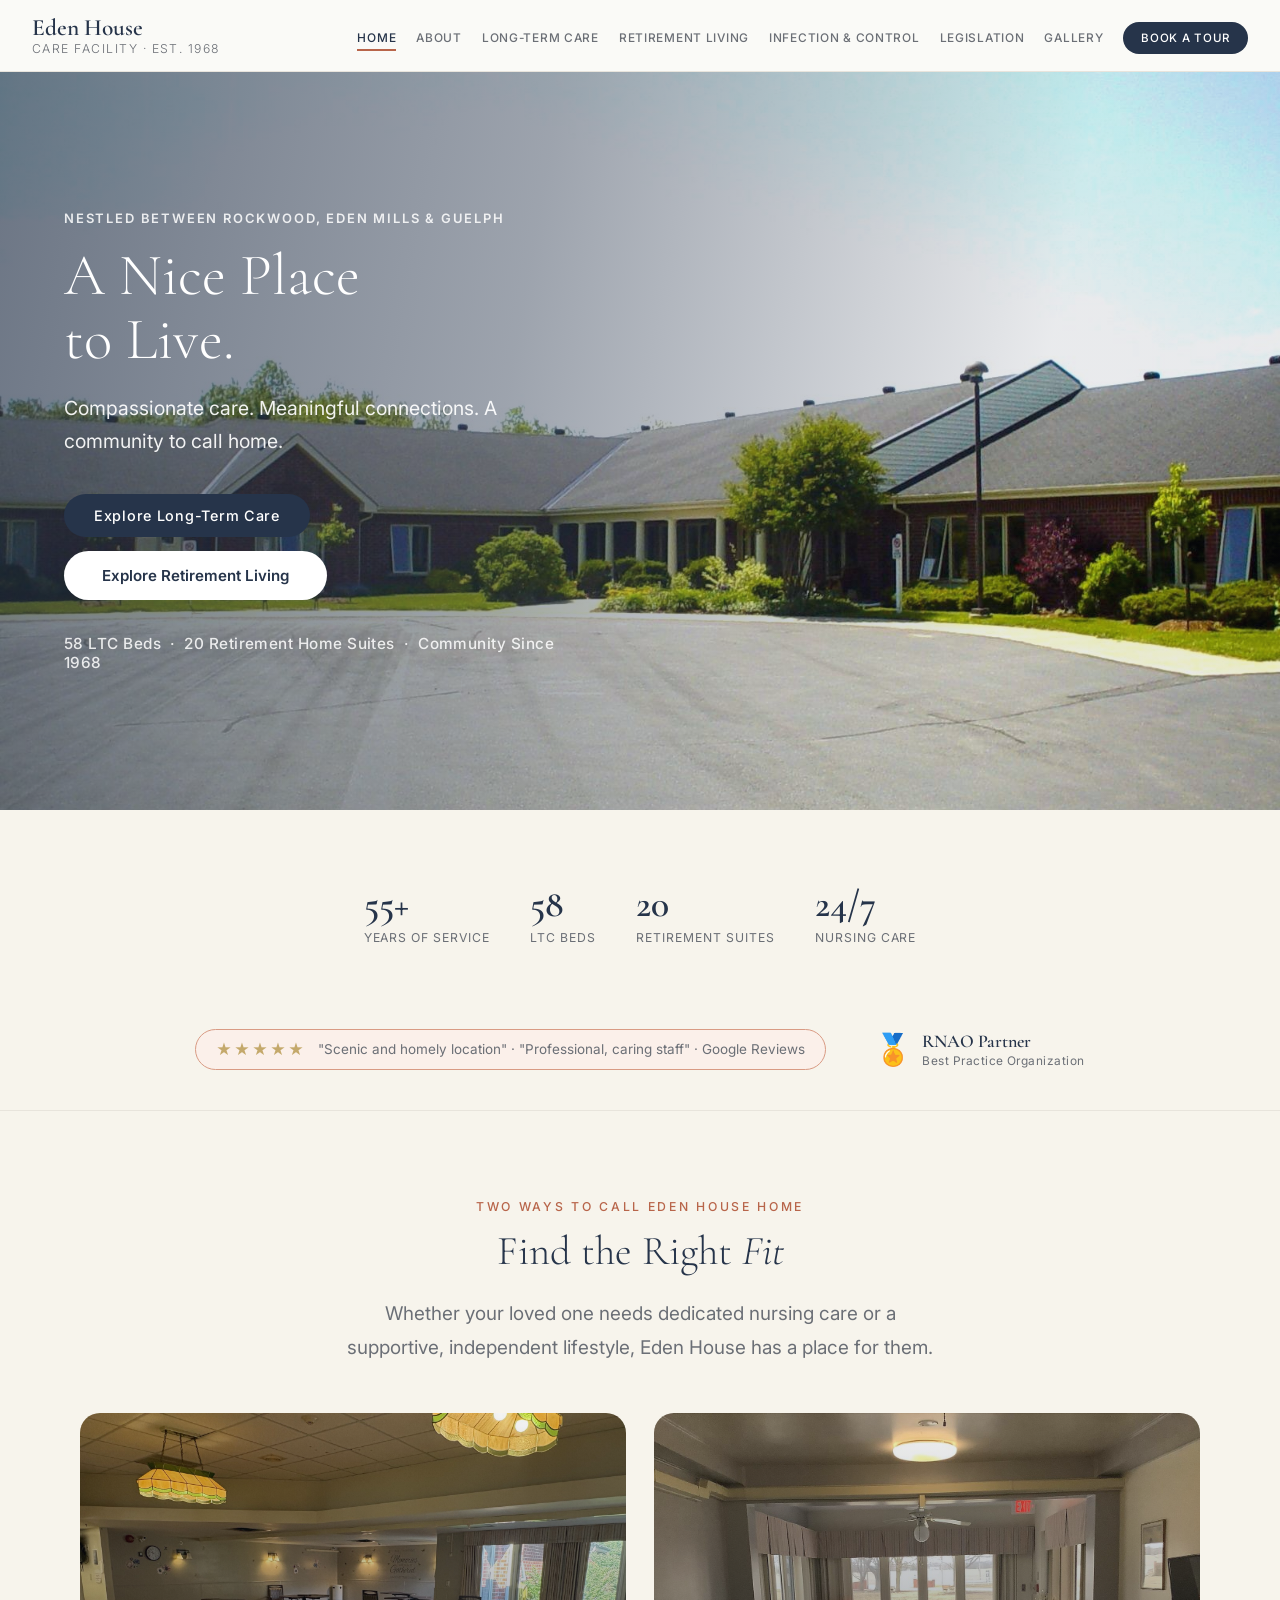
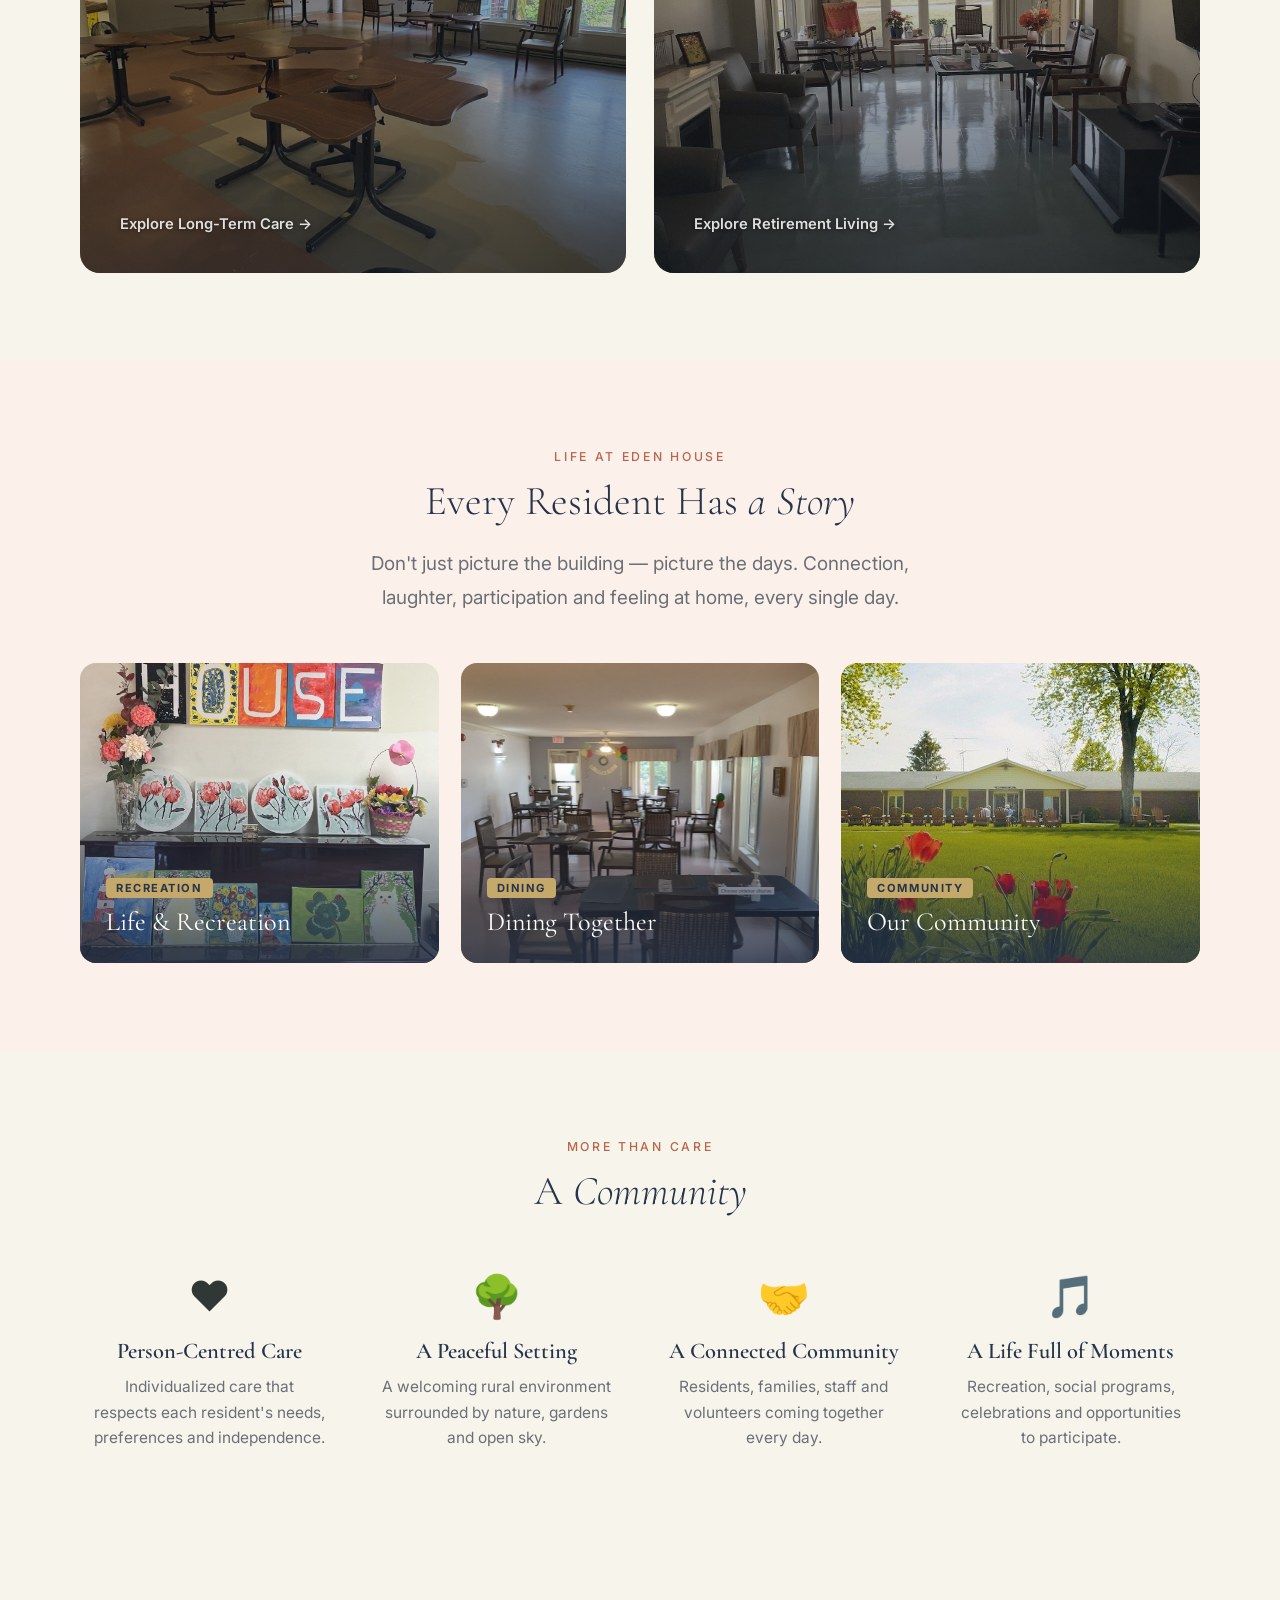
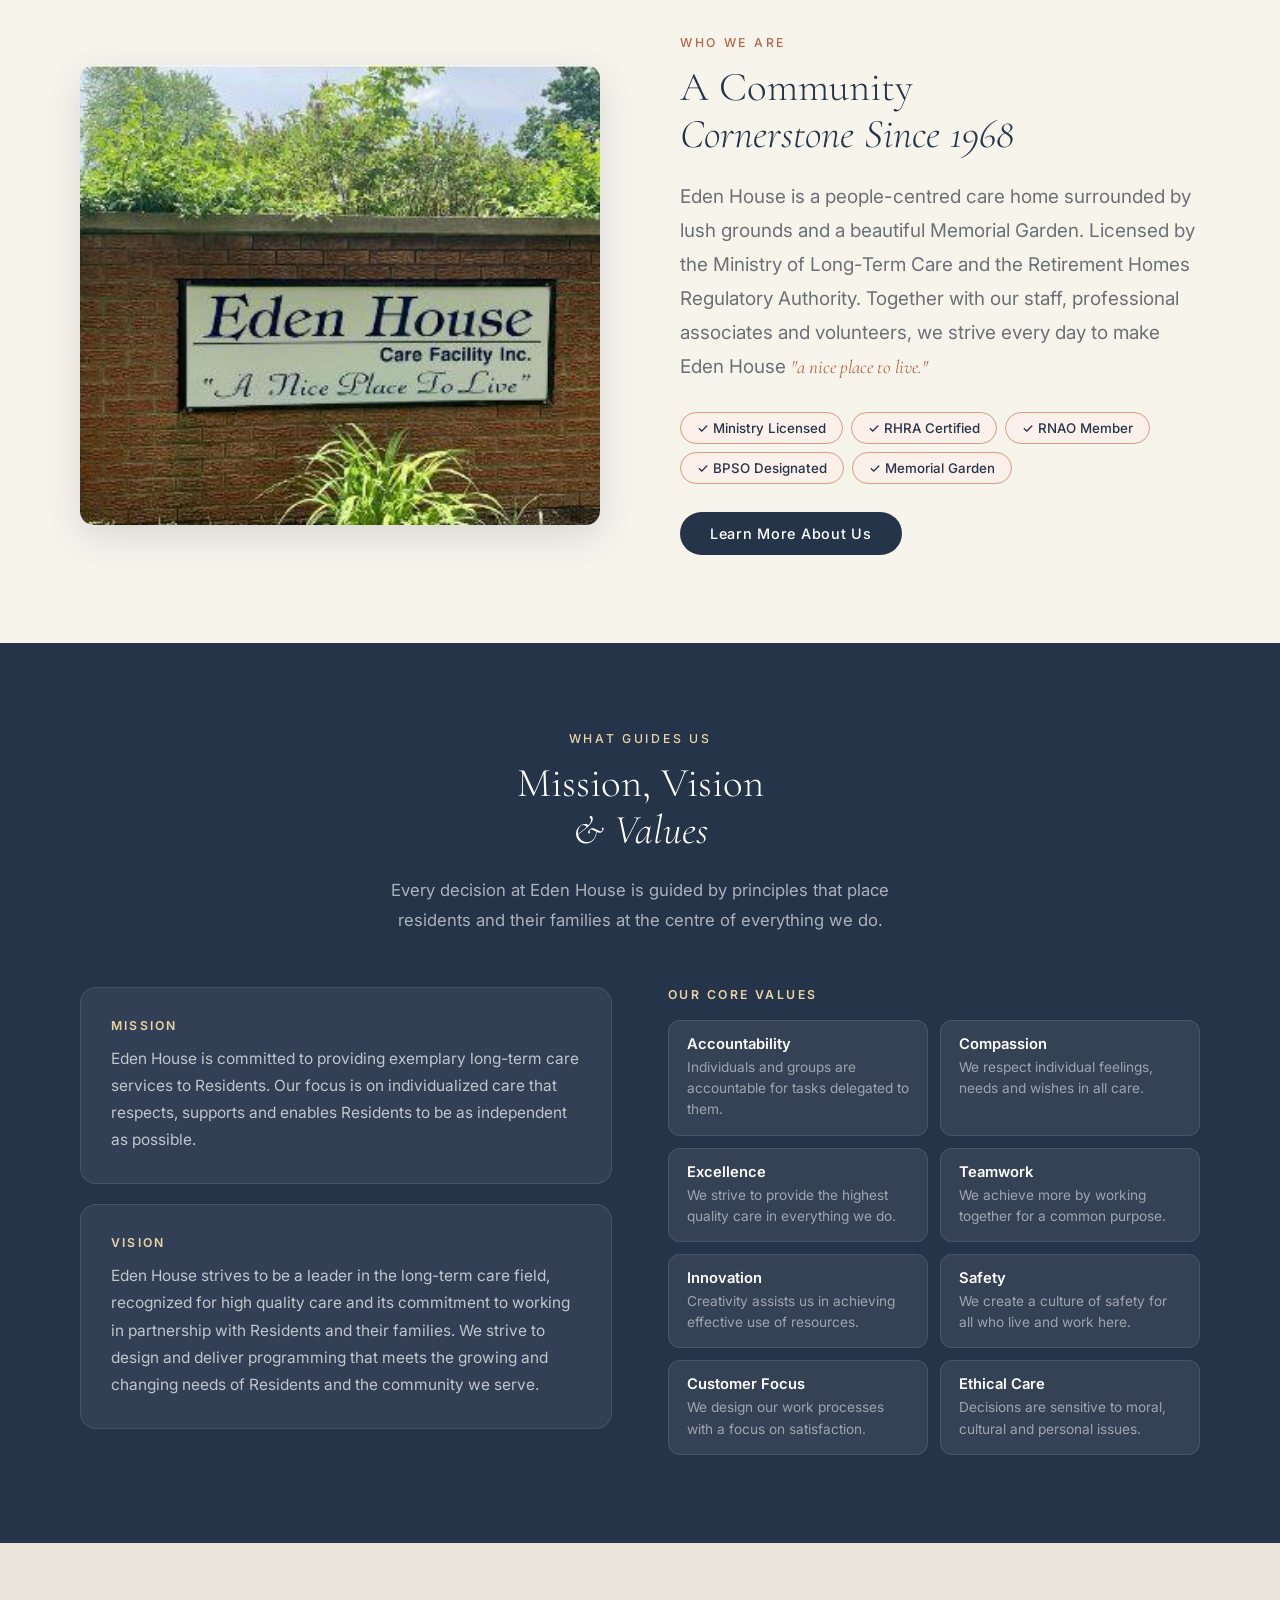
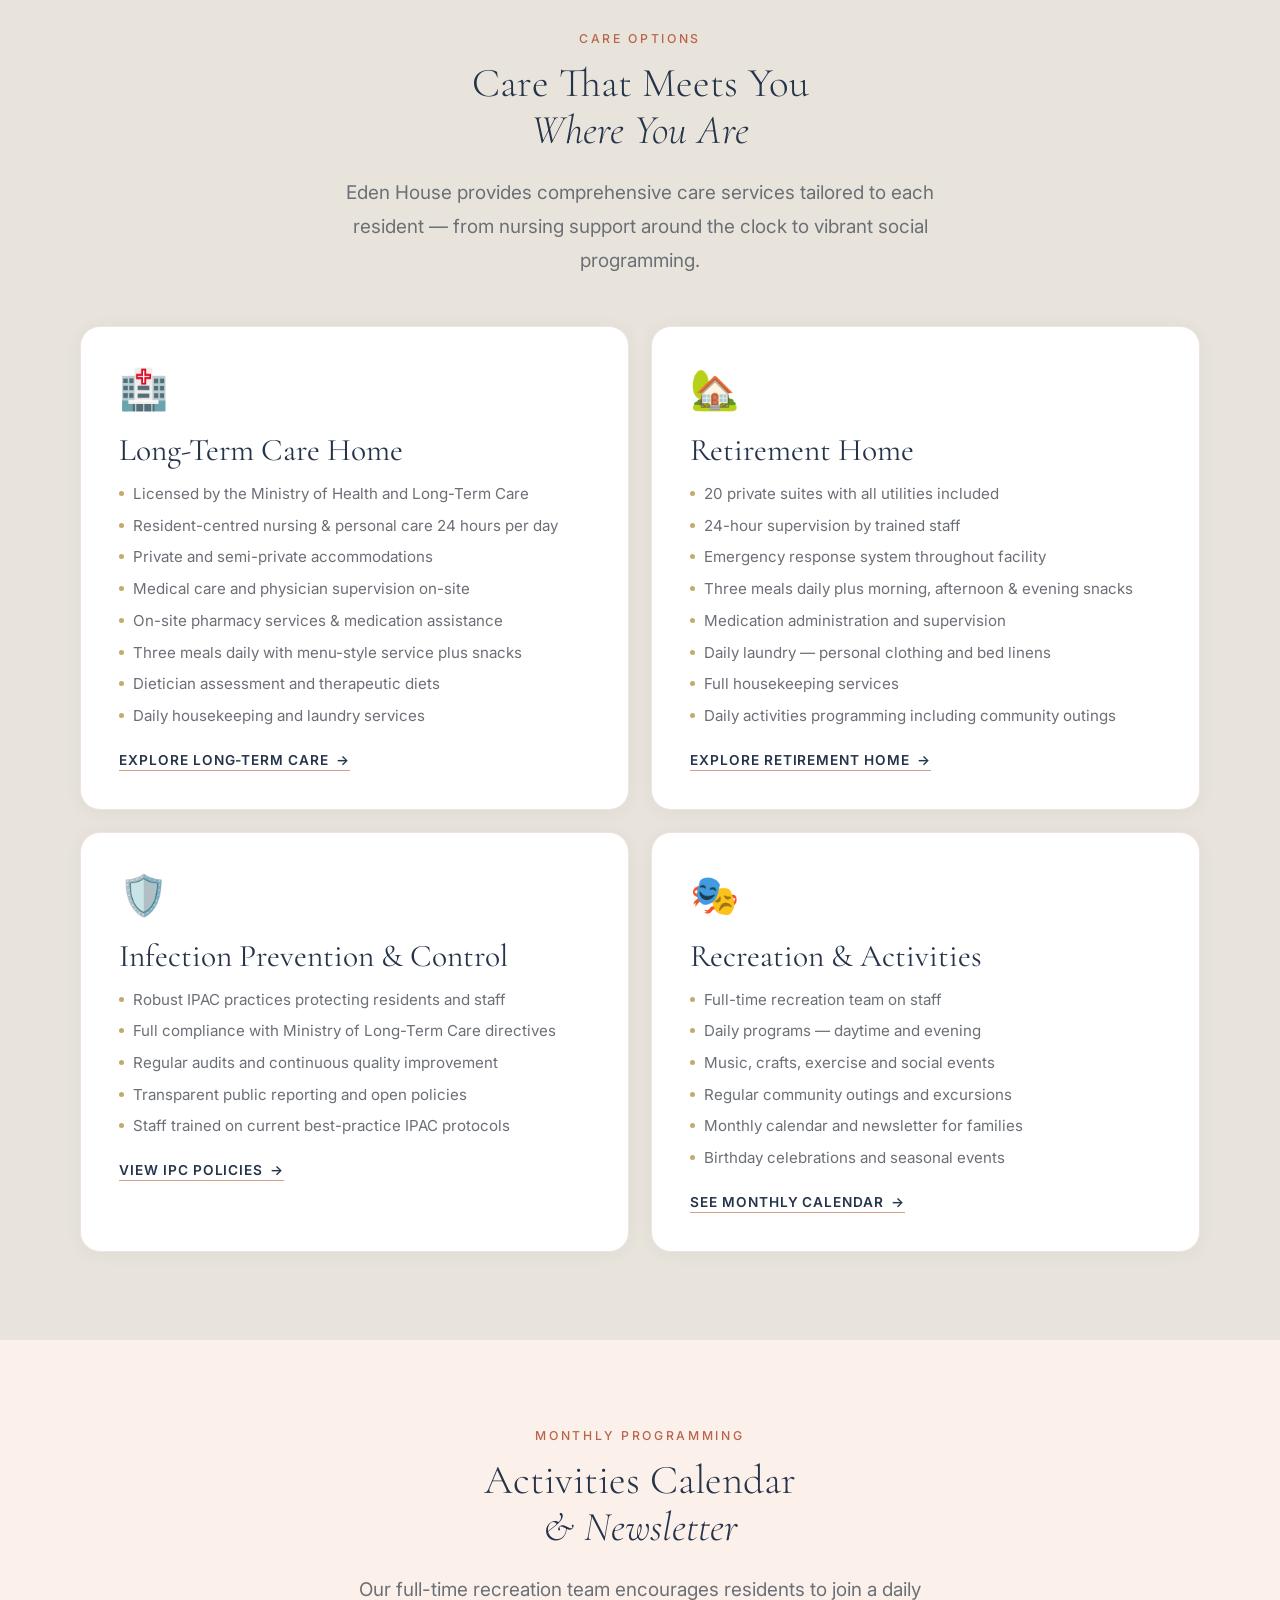
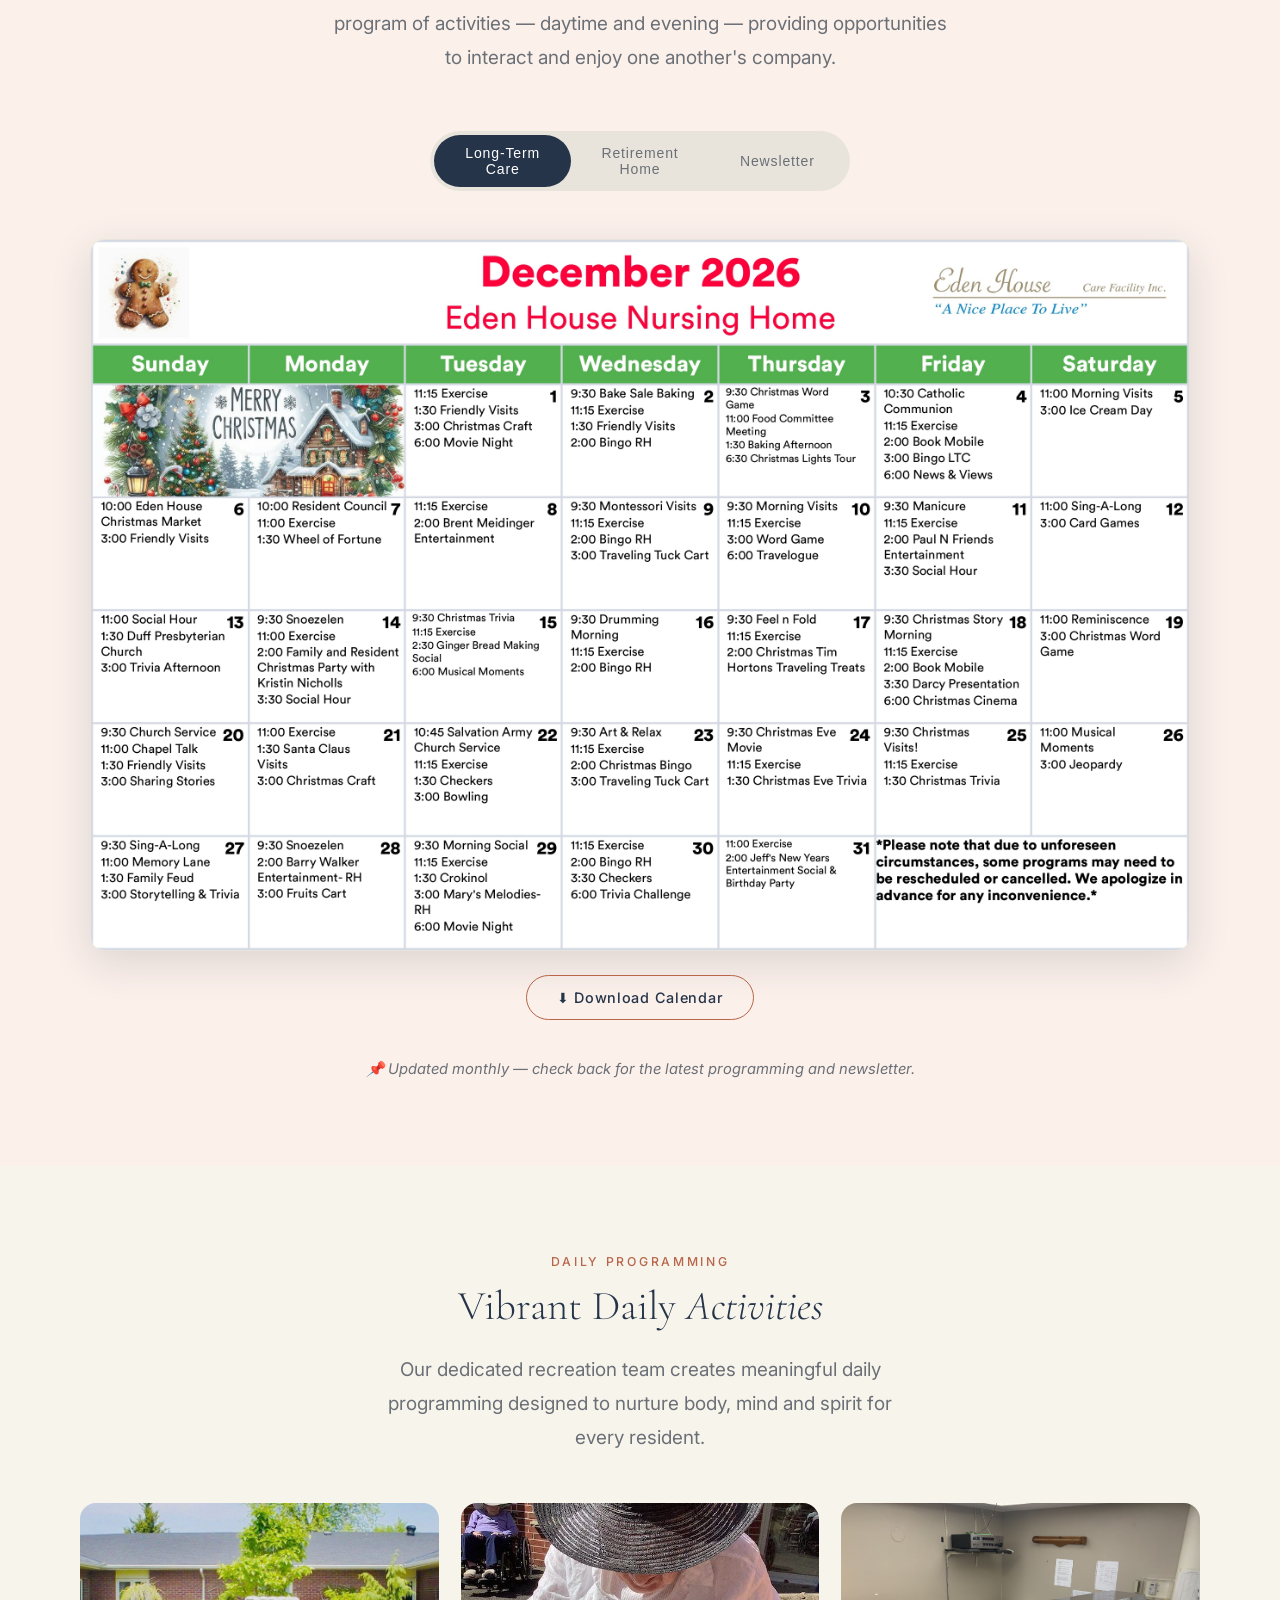
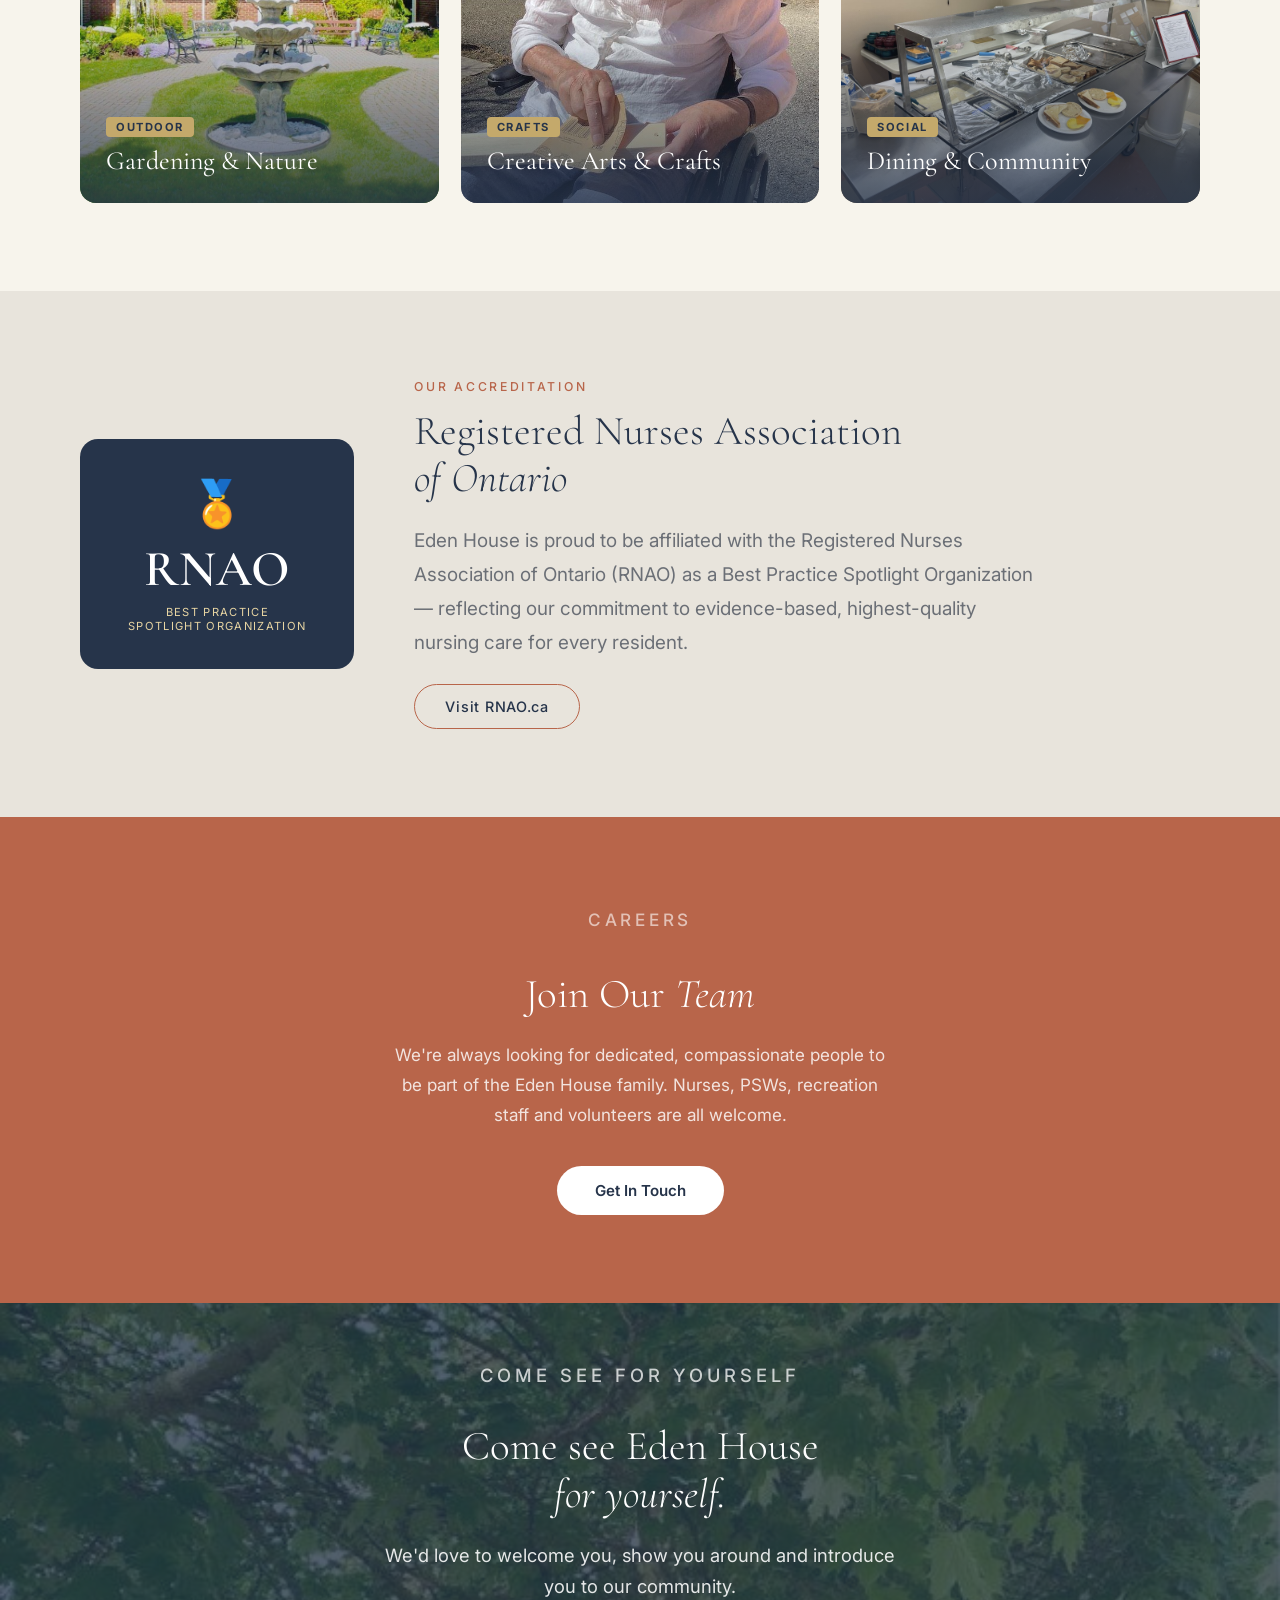
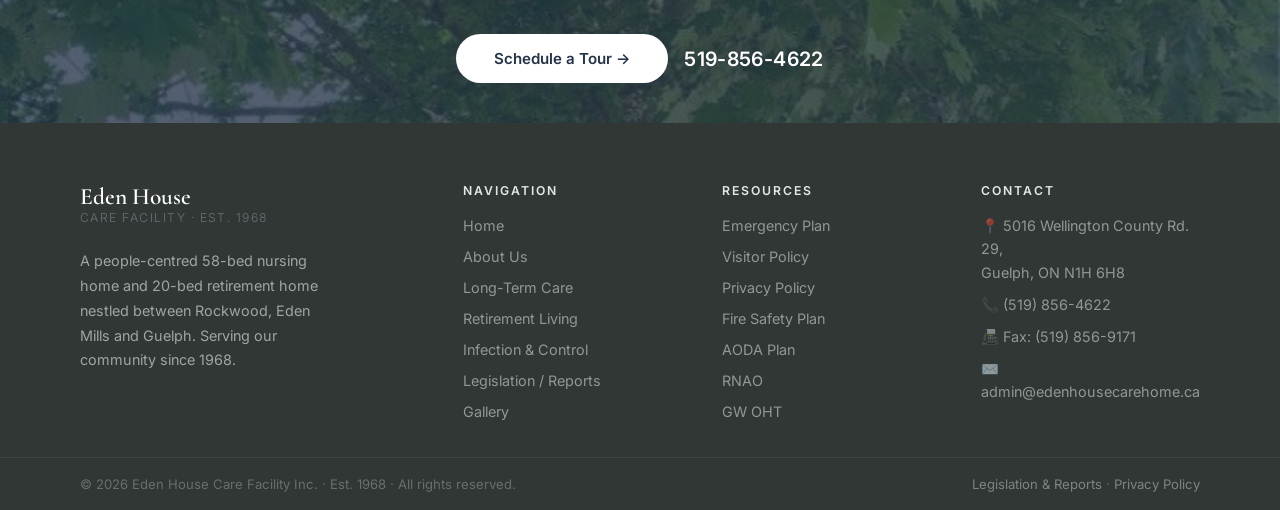
<file: index.html>
<!DOCTYPE html>
<html lang="en">
<head>
<meta charset="UTF-8">
<meta name="viewport" content="width=device-width, initial-scale=1.0">
<title>Home — Eden House Care Facility</title>
<meta name="description" content="Eden House Care Facility — a community-oriented 58-bed nursing home and 20-bed retirement home nestled between Rockwood, Eden Mills and Guelph. Est. 1968.">
<link rel="stylesheet" href="style.css">
<style>
/* ── HERO ── */
.hero-full { position: relative; min-height: 82vh; margin-top: 72px; display: flex; align-items: center; background: url('assets/site/exterior-sunny-parking.jpg') center 45%/cover no-repeat; overflow: hidden; }
.hero-full::before { content: ''; position: absolute; inset: 0; background: linear-gradient(100deg, rgba(38,52,74,0.68) 0%, rgba(38,52,74,0.45) 40%, rgba(38,52,74,0.1) 78%); }
.hero-full-content { position: relative; z-index: 1; max-width: 640px; padding: 60px 64px; color: #fff; }
.hero-full-eyebrow { color: rgba(255,255,255,0.85); font-size: 0.72rem; letter-spacing: 0.14em; text-transform: uppercase; font-weight: 600; margin-bottom: 18px; }
.hero-full-title { font-family: 'Cormorant Garamond', serif; font-weight: 300; font-size: clamp(2.6rem,4.6vw,4.6rem); line-height: 1.08; margin-bottom: 20px; }
.hero-full-sub { font-size: 1.08rem; line-height: 1.7; color: rgba(255,255,255,0.92); margin-bottom: 36px; max-width: 480px; }
.hero-full-btns { display: flex; gap: 14px; flex-wrap: wrap; margin-bottom: 34px; }
.hero-full-stats { font-size: 0.85rem; letter-spacing: 0.03em; color: rgba(255,255,255,0.85); font-weight: 500; }
.stats-band { display: flex; flex-wrap: wrap; align-items: center; justify-content: center; gap: 48px; padding: 40px 64px; background: var(--warm-white); border-bottom: 1px solid var(--stone); }
.stats-row { display: flex; flex-wrap: wrap; gap: 40px; }
.stat-item { display: flex; flex-direction: column; }
.stat-num { font-family: 'Cormorant Garamond', serif; font-size: 2.1rem; font-weight: 600; color: var(--forest); line-height: 1; }
.stat-label { font-size: 0.68rem; letter-spacing: 0.08em; text-transform: uppercase; color: var(--text-muted); margin-top: 6px; }
.reviews-bar { display: flex; align-items: center; gap: 12px; background: var(--sage-pale); border: 1px solid var(--sage-light); border-radius: 40px; padding: 10px 20px; max-width: fit-content; }
.reviews-bar .stars { color: var(--gold); font-size: 0.85rem; letter-spacing: 2px; }
.reviews-bar p { font-size: 0.75rem; color: var(--text-muted); }
.stats-badge { display: flex; align-items: center; gap: 10px; }
.stats-badge-icon { font-size: 1.7rem; }
.stats-badge-text { font-family: 'Cormorant Garamond', serif; font-size: 1rem; color: var(--forest); font-weight: 600; line-height: 1.2; }
.stats-badge-sub { font-size: 0.66rem; color: var(--text-muted); letter-spacing: 0.04em; }

/* ── ABOUT STRIP ── */
.about-strip { background: var(--warm-white); display: grid; grid-template-columns: 1fr 1fr; gap: 80px; align-items: center; }
.about-img-grid { display: grid; grid-template-columns: 1fr 1fr; grid-template-rows: 280px 180px; gap: 12px; }
.about-img { border-radius: 10px; overflow: hidden; }
.about-img img { width: 100%; height: 100%; object-fit: cover; }
.about-img:first-child { grid-column: 1 / -1; }
.about-img-single { border-radius: 14px; overflow: hidden; box-shadow: 0 12px 36px rgba(38,52,74,0.14); }
.about-img-single img { width: 100%; height: 460px; object-fit: cover; display: block; }
@media (max-width: 1024px) { .about-img-single img { height: 320px; } }
.accred-pills { display: flex; flex-wrap: wrap; gap: 8px; margin-top: 28px; }

/* ── MISSION VALUES ── */
.mission-band { background: var(--forest); }
.mission-band .section-eyebrow { color: var(--gold-light); }
.mission-band .section-title { color: #fff; }
.mv-grid { display: grid; grid-template-columns: 1fr 1fr; gap: 56px; margin-top: 52px; }
.mv-panel { background: rgba(255,255,255,0.06); border: 1px solid rgba(255,255,255,0.1); border-radius: 16px; padding: 30px; }
.mv-panel h3 { font-size: 0.68rem; letter-spacing: 0.18em; text-transform: uppercase; color: var(--gold-light); margin-bottom: 12px; font-weight: 600; }
.mv-panel p { font-size: 0.86rem; color: rgba(255,255,255,0.7); line-height: 1.75; }
.values-chips { display: grid; grid-template-columns: 1fr 1fr; gap: 12px; }
.v-chip { background: rgba(255,255,255,0.07); border: 1px solid rgba(255,255,255,0.1); border-radius: 12px; padding: 14px 18px; }
.v-chip h4 { font-size: 0.82rem; font-weight: 600; color: #fff; margin-bottom: 4px; }
.v-chip p { font-size: 0.76rem; color: rgba(255,255,255,0.52); line-height: 1.55; }

/* ── SERVICES GRID ── */
.services-bg { background: var(--stone); }
.svc-grid { display: grid; grid-template-columns: 1fr 1fr; gap: 22px; margin-top: 48px; }
.svc-card { background: #fff; border-radius: 20px; padding: 38px; border: 1px solid rgba(184,101,74,0.18); box-shadow: 0 2px 18px rgba(38,52,74,0.05); transition: box-shadow 0.3s, transform 0.25s; text-decoration: none; color: inherit; display: block; }
.svc-card:hover { box-shadow: 0 14px 44px rgba(38,52,74,0.13); transform: translateY(-3px); }
.svc-icon { font-size: 2.2rem; margin-bottom: 18px; }
.svc-title { font-family: 'Cormorant Garamond', serif; font-size: 1.75rem; color: var(--forest); margin-bottom: 14px; }
.svc-list { list-style: none; display: flex; flex-direction: column; gap: 9px; }
.svc-list li { font-size: 0.84rem; color: var(--text-muted); padding-left: 14px; position: relative; line-height: 1.5; }
.svc-list li::before { content: ''; position: absolute; left: 0; top: 8px; width: 5px; height: 5px; border-radius: 50%; background: var(--gold); }
.svc-cta { display: inline-flex; align-items: center; gap: 7px; margin-top: 24px; font-size: 0.76rem; font-weight: 600; color: var(--forest); text-transform: uppercase; letter-spacing: 0.07em; border-bottom: 1px solid var(--sage-light); padding-bottom: 2px; text-decoration: none; }
.svc-arrow { transition: transform 0.2s; }
.svc-card:hover .svc-arrow { transform: translateX(4px); }

/* ── CALENDAR ── */
.cal-bg { background: var(--sage-pale); text-align: center; }
.cal-tabs { display: flex; gap: 0; background: var(--stone); border-radius: 40px; padding: 4px; max-width: 420px; margin: 0 auto 48px; }
.tab-btn { flex: 1; padding: 10px 20px; border: none; border-radius: 36px; background: transparent; font-size: 0.78rem; font-weight: 500; color: var(--text-muted); cursor: pointer; transition: 0.2s; letter-spacing: 0.06em; }
.tab-btn.active { background: var(--forest); color: #fff; }
.tab-panel { display: none; }
.tab-panel.active { display: block; }

/* ── ACTIVITIES ── */
.act-grid { display: grid; grid-template-columns: repeat(3,1fr); gap: 22px; margin-top: 48px; }
.act-card { border-radius: 16px; overflow: hidden; height: 300px; position: relative; }
.act-bg { width: 100%; height: 100%; background-size: cover; background-position: center; transition: transform 0.5s; }
.act-card:hover .act-bg { transform: scale(1.05); }
.act-overlay { position: absolute; inset: 0; background: linear-gradient(180deg,transparent 35%,rgba(38,52,74,.82) 100%); display: flex; flex-direction: column; justify-content: flex-end; padding: 26px; color: #fff; }
.act-tag { font-size: 0.62rem; letter-spacing: 0.14em; text-transform: uppercase; background: var(--gold); color: var(--forest); padding: 3px 10px; border-radius: 4px; font-weight: 700; width: fit-content; margin-bottom: 8px; }
.act-name { font-family: 'Cormorant Garamond', serif; font-size: 1.45rem; line-height: 1.2; }

/* ── CHOICE CARDS (LTC / Retirement Living) ── */
.choice-grid { display: grid; grid-template-columns: 1fr 1fr; gap: 28px; margin-top: 48px; }
.choice-card { position: relative; border-radius: 20px; overflow: hidden; min-height: 460px; display: flex; align-items: flex-end; text-decoration: none; }
.choice-card-bg { position: absolute; inset: 0; background-size: cover; background-position: center; transition: transform 0.5s; }
.choice-card:hover .choice-card-bg { transform: scale(1.06); }
.choice-card::before { content: ''; position: absolute; inset: 0; background: linear-gradient(180deg, rgba(20,28,40,0.05) 0%, rgba(20,28,40,0.65) 100%); z-index: 1; }
.choice-card-content { position: relative; z-index: 2; padding: 40px; color: #fff; }
.choice-card-icon { font-size: 2.2rem; margin-bottom: 10px; }
.choice-card-title { font-family: 'Cormorant Garamond', serif; font-size: 2rem; font-weight: 500; margin-bottom: 12px; color: rgba(255,255,255,0.8); text-shadow: 0 2px 6px rgba(0,0,0,0.55); }
.choice-card-desc { font-size: 0.95rem; color: rgba(255,255,255,0.72); line-height: 1.6; margin-bottom: 18px; max-width: 420px; text-shadow: 0 1px 4px rgba(0,0,0,0.5); }
.choice-card-topics { display: flex; flex-wrap: wrap; gap: 8px; margin-bottom: 22px; }
.choice-card-topics span { font-size: 0.68rem; letter-spacing: 0.03em; background: rgba(255,255,255,0.14); border: 1px solid rgba(255,255,255,0.28); padding: 5px 12px; border-radius: 30px; color: #fff; }
.choice-card-cta { font-size: 0.82rem; font-weight: 600; color: rgba(255,255,255,0.85); display: inline-flex; align-items: center; gap: 8px; text-shadow: 0 1px 4px rgba(0,0,0,0.5); }

/* ── WHY EDEN HOUSE ── */
.why-grid { display: grid; grid-template-columns: repeat(4,1fr); gap: 28px; margin-top: 48px; }
.why-card { text-align: center; padding: 8px 12px; }
.why-icon { font-size: 2.3rem; margin-bottom: 16px; }
.why-title { font-family: 'Cormorant Garamond', serif; font-size: 1.25rem; color: var(--forest); font-weight: 600; margin-bottom: 10px; }
.why-desc { font-size: 0.86rem; color: var(--text-muted); line-height: 1.65; }

/* ── FINAL CTA ── */
.final-cta { position: relative; min-height: 420px; display: flex; align-items: center; justify-content: center; text-align: center; background: url('assets/site/walkway-bench-single.jpg') center 30%/cover no-repeat; }
.final-cta::before { content: ''; position: absolute; inset: 0; background: rgba(38,52,74,0.78); }
.final-cta-content { position: relative; z-index: 1; max-width: 560px; padding: 24px; color: #fff; }
.final-cta-content .section-title { color: #fff; }
.final-cta-content p { font-size: 1.02rem; color: rgba(255,255,255,0.88); line-height: 1.7; margin: 18px 0 32px; }
.final-cta-btns { display: flex; gap: 16px; justify-content: center; flex-wrap: wrap; align-items: center; }
.final-cta-phone { color: #fff; font-size: 1.1rem; font-weight: 600; text-decoration: none; letter-spacing: 0.02em; }

/* ── RNAO ── */
.rnao-strip { background: var(--stone); display: flex; align-items: center; gap: 60px; flex-wrap: wrap; }
.rnao-badge { background: var(--forest); border-radius: 18px; padding: 36px 48px; text-align: center; color: #fff; flex-shrink: 0; min-width: 200px; }
.rnao-badge .big { font-family: 'Cormorant Garamond', serif; font-size: 2.8rem; font-weight: 600; }
.rnao-badge .sub { font-size: 0.62rem; letter-spacing: 0.12em; text-transform: uppercase; color: var(--gold-light); margin-top: 6px; display: block; }

/* ── JOIN TEAM ── */
.join-band { background: var(--sage); text-align: center; }
.join-band .section-title { color: #fff; }
.join-band .section-eyebrow { color: rgba(255,255,255,.6); }
.join-band p { font-size: .95rem; color: rgba(255,255,255,.82); max-width: 500px; margin: 0 auto 36px; line-height: 1.75; }

/* ── RESPONSIVE ── */
@media (max-width: 1024px) {
  .hero-full { min-height: 68vh; }
  .hero-full-content { padding: 40px 32px; }
  .choice-grid { grid-template-columns: 1fr; }
  .why-grid { grid-template-columns: 1fr 1fr; }
  .about-strip { grid-template-columns: 1fr; }
  .mv-grid { grid-template-columns: 1fr; }
  .svc-grid { grid-template-columns: 1fr; }
}
@media (max-width: 768px) {
  .act-grid { grid-template-columns: 1fr 1fr; }
  .values-chips { grid-template-columns: 1fr; }
  .stats-band { gap: 28px; padding: 32px 24px; }
}
@media (max-width: 560px) {
  .hero-full-content { padding: 32px 20px; }
  .act-grid { grid-template-columns: 1fr; }
  .stats-row { gap: 24px; }
  .why-grid { grid-template-columns: 1fr; }
}
</style>
  <!-- Netlify Identity widget: required here so invite/password-reset links
       (which land on the homepage, not /admin/) can detect the token and
       pop up the "set your password" dialog automatically. -->
  <script src="https://identity.netlify.com/v1/netlify-identity-widget.js"></script>
  <script>
    if (window.netlifyIdentity) {
      window.netlifyIdentity.on("init", user => {
        if (!user) {
          window.netlifyIdentity.on("login", () => { document.location.href = "/admin/"; });
        }
      });
    }
  </script>
</head>
<body>

<nav id="navbar">
  <a class="nav-logo" href="index.html">Eden House <span>Care Facility · Est. 1968</span></a>
  <ul class="nav-links">
    <li><a href="index.html" class="active">Home</a></li>
    <li><a href="about.html">About</a></li>
    <li><a href="long-term-care.html">Long-Term Care</a></li>
    <li><a href="retirement-home.html">Retirement Living</a></li>
    <li><a href="infection-control.html">Infection &amp; Control</a></li>
    <li><a href="legislation.html">Legislation</a></li>
    <li><a href="gallery.html">Gallery</a></li>
    <li><a href="contact.html" class="btn-contact">Book a Tour</a></li>
  </ul>
  <button class="hamburger" id="hamburger" onclick="toggleMenu()" aria-label="Open menu"><span></span><span></span><span></span></button>
</nav>
<div class="mobile-menu" id="mobileMenu">
  <a href="index.html" onclick="toggleMenu()">Home</a>
  <a href="about.html" onclick="toggleMenu()">About Us</a>
  <a href="long-term-care.html" onclick="toggleMenu()">Long-Term Care</a>
  <a href="retirement-home.html" onclick="toggleMenu()">Retirement Living</a>
  <a href="infection-control.html" onclick="toggleMenu()">Infection &amp; Control</a>
  <a href="legislation.html" onclick="toggleMenu()">Legislation / Reports</a>
  <a href="gallery.html" onclick="toggleMenu()">Gallery</a>
  <a href="contact.html" onclick="toggleMenu()">Contact Us</a>
</div>

<!-- HERO -->
<section class="hero-full" id="home">
  <div class="hero-full-content">
    <p class="hero-full-eyebrow">Nestled between Rockwood, Eden Mills &amp; Guelph</p>
    <h1 class="hero-full-title">A Nice Place<br>to Live.</h1>
    <p class="hero-full-sub">Compassionate care. Meaningful connections. A community to call home.</p>
    <div class="hero-full-btns">
      <a href="long-term-care.html" class="btn-primary">Explore Long-Term Care</a>
      <a href="retirement-home.html" class="btn-white">Explore Retirement Living</a>
    </div>
    <p class="hero-full-stats">58 LTC Beds &nbsp;·&nbsp; 20 Retirement Home Suites &nbsp;·&nbsp; Community Since 1968</p>
  </div>
</section>

<!-- STATS BAND -->
<section class="stats-band">
  <div class="stats-row">
    <div class="stat-item"><span class="stat-num">55+</span><span class="stat-label">Years of Service</span></div>
    <div class="stat-item"><span class="stat-num">58</span><span class="stat-label">LTC Beds</span></div>
    <div class="stat-item"><span class="stat-num">20</span><span class="stat-label">Retirement Suites</span></div>
    <div class="stat-item"><span class="stat-num">24/7</span><span class="stat-label">Nursing Care</span></div>
  </div>
  <div class="reviews-bar">
    <span class="stars">★★★★★</span>
    <p>"Scenic and homely location" · "Professional, caring staff" · Google Reviews</p>
  </div>
  <div class="stats-badge">
    <div class="stats-badge-icon">🏅</div>
    <div>
      <div class="stats-badge-text">RNAO Partner</div>
      <div class="stats-badge-sub">Best Practice Organization</div>
    </div>
  </div>
</section>

<!-- CHOICE CARDS: LTC / RETIREMENT LIVING -->
<section class="section" style="background:var(--warm-white)">
  <div class="reveal" style="text-align:center;max-width:600px;margin:0 auto 0">
    <p class="section-eyebrow">Two Ways to Call Eden House Home</p>
    <h2 class="section-title">Find the Right <em>Fit</em></h2>
    <p class="section-lead" style="margin:0 auto;">Whether your loved one needs dedicated nursing care or a supportive, independent lifestyle, Eden House has a place for them.</p>
  </div>
  <div class="choice-grid">
    <a class="choice-card reveal" href="long-term-care.html" style="transition-delay:0.05s">
      <div class="choice-card-bg" style="background-image:url('assets/site/ltc-choice-dining-hall.jpg')"></div>
      <div class="choice-card-content">
        <span class="choice-card-cta">Explore Long-Term Care →</span>
      </div>
    </a>
    <a class="choice-card reveal" href="retirement-home.html" style="transition-delay:0.15s">
      <div class="choice-card-bg" style="background-image:url('assets/site/living-room-lounge.jpg')"></div>
      <div class="choice-card-content">
        <span class="choice-card-cta">Explore Retirement Living →</span>
      </div>
    </a>
  </div>
</section>

<!-- LIFE AT EDEN HOUSE -->
<section class="section" style="background:var(--sage-pale)">
  <div class="reveal" style="text-align:center">
    <p class="section-eyebrow">Life at Eden House</p>
    <h2 class="section-title">Every Resident Has <em>a Story</em></h2>
    <p class="section-lead" style="max-width:560px;margin:0 auto;">Don't just picture the building — picture the days. Connection, laughter, participation and feeling at home, every single day.</p>
  </div>
  <div class="act-grid">
    <div class="act-card reveal" style="transition-delay:0.05s">
      <div class="act-bg" style="background-image:url('assets/site/piano-artwork-display.jpg')"></div>
      <div class="act-overlay"><span class="act-tag">Recreation</span><span class="act-name">Life &amp; Recreation</span></div>
    </div>
    <div class="act-card reveal" style="transition-delay:0.1s">
      <div class="act-bg" style="background-image:url('assets/site/dining-room.jpg')"></div>
      <div class="act-overlay"><span class="act-tag">Dining</span><span class="act-name">Dining Together</span></div>
    </div>
    <div class="act-card reveal" style="transition-delay:0.15s">
      <div class="act-bg" style="background-image:url('assets/site/exterior-tulips-porch.jpg')"></div>
      <div class="act-overlay"><span class="act-tag">Community</span><span class="act-name">Our Community</span></div>
    </div>
  </div>
</section>

<!-- WHY EDEN HOUSE -->
<section class="section" style="background:var(--warm-white)">
  <div class="reveal" style="text-align:center;max-width:600px;margin:0 auto 0">
    <p class="section-eyebrow">More Than Care</p>
    <h2 class="section-title">A <em>Community</em></h2>
  </div>
  <div class="why-grid">
    <div class="why-card reveal" style="transition-delay:0.05s">
      <div class="why-icon">❤️</div>
      <div class="why-title">Person-Centred Care</div>
      <div class="why-desc">Individualized care that respects each resident's needs, preferences and independence.</div>
    </div>
    <div class="why-card reveal" style="transition-delay:0.1s">
      <div class="why-icon">🌳</div>
      <div class="why-title">A Peaceful Setting</div>
      <div class="why-desc">A welcoming rural environment surrounded by nature, gardens and open sky.</div>
    </div>
    <div class="why-card reveal" style="transition-delay:0.15s">
      <div class="why-icon">🤝</div>
      <div class="why-title">A Connected Community</div>
      <div class="why-desc">Residents, families, staff and volunteers coming together every day.</div>
    </div>
    <div class="why-card reveal" style="transition-delay:0.2s">
      <div class="why-icon">🎵</div>
      <div class="why-title">A Life Full of Moments</div>
      <div class="why-desc">Recreation, social programs, celebrations and opportunities to participate.</div>
    </div>
  </div>
</section>

<!-- ABOUT STRIP -->
<section class="section about-strip">
  <div class="about-img-single reveal">
    <img src="assets/site/eden-house-sign.jpg" alt="Eden House sign">
  </div>
  <div class="reveal" style="transition-delay:0.15s">
    <p class="section-eyebrow">Who We Are</p>
    <h2 class="section-title">A Community<br><em>Cornerstone Since 1968</em></h2>
    <p class="section-lead">Eden House is a people-centred care home surrounded by lush grounds and a beautiful Memorial Garden. Licensed by the Ministry of Long-Term Care and the Retirement Homes Regulatory Authority. Together with our staff, professional associates and volunteers, we strive every day to make Eden House <em style="font-family:'Cormorant Garamond',serif;font-style:italic;color:var(--sage);">"a nice place to live."</em></p>
    <div class="accred-pills">
      <span class="pill">✓ Ministry Licensed</span>
      <span class="pill">✓ RHRA Certified</span>
      <span class="pill">✓ RNAO Member</span>
      <span class="pill">✓ BPSO Designated</span>
      <span class="pill">✓ Memorial Garden</span>
    </div>
    <a href="about.html" class="btn-primary" style="margin-top:28px;">Learn More About Us</a>
  </div>
</section>

<!-- MISSION, VISION & VALUES -->
<section class="section mission-band">
  <div class="reveal" style="text-align:center;max-width:620px;margin:0 auto 0">
    <p class="section-eyebrow">What Guides Us</p>
    <h2 class="section-title">Mission, Vision<br><em>&amp; Values</em></h2>
    <p style="font-size:0.93rem;color:rgba(255,255,255,0.62);max-width:500px;margin:0 auto;line-height:1.75;">Every decision at Eden House is guided by principles that place residents and their families at the centre of everything we do.</p>
  </div>
  <div class="mv-grid">
    <div style="display:flex;flex-direction:column;gap:20px;">
      <div class="mv-panel reveal" style="transition-delay:0.05s">
        <h3>Mission</h3>
        <p>Eden House is committed to providing exemplary long-term care services to Residents. Our focus is on individualized care that respects, supports and enables Residents to be as independent as possible.</p>
      </div>
      <div class="mv-panel reveal" style="transition-delay:0.12s">
        <h3>Vision</h3>
        <p>Eden House strives to be a leader in the long-term care field, recognized for high quality care and its commitment to working in partnership with Residents and their families. We strive to design and deliver programming that meets the growing and changing needs of Residents and the community we serve.</p>
      </div>
    </div>
    <div class="reveal" style="transition-delay:0.1s">
      <p style="font-size:0.68rem;letter-spacing:0.2em;text-transform:uppercase;color:var(--gold-light);margin-bottom:18px;font-weight:600;">Our Core Values</p>
      <div class="values-chips">
        <div class="v-chip"><h4>Accountability</h4><p>Individuals and groups are accountable for tasks delegated to them.</p></div>
        <div class="v-chip"><h4>Compassion</h4><p>We respect individual feelings, needs and wishes in all care.</p></div>
        <div class="v-chip"><h4>Excellence</h4><p>We strive to provide the highest quality care in everything we do.</p></div>
        <div class="v-chip"><h4>Teamwork</h4><p>We achieve more by working together for a common purpose.</p></div>
        <div class="v-chip"><h4>Innovation</h4><p>Creativity assists us in achieving effective use of resources.</p></div>
        <div class="v-chip"><h4>Safety</h4><p>We create a culture of safety for all who live and work here.</p></div>
        <div class="v-chip"><h4>Customer Focus</h4><p>We design our work processes with a focus on satisfaction.</p></div>
        <div class="v-chip"><h4>Ethical Care</h4><p>Decisions are sensitive to moral, cultural and personal issues.</p></div>
      </div>
    </div>
  </div>
</section>

<!-- SERVICES -->
<section class="section services-bg">
  <div class="reveal" style="text-align:center;max-width:600px;margin:0 auto 0">
    <p class="section-eyebrow">Care Options</p>
    <h2 class="section-title">Care That Meets You<br><em>Where You Are</em></h2>
    <p class="section-lead" style="margin:0 auto;">Eden House provides comprehensive care services tailored to each resident — from nursing support around the clock to vibrant social programming.</p>
  </div>
  <div class="svc-grid">
    <a class="svc-card reveal" href="long-term-care.html" style="transition-delay:0.08s">
      <div class="svc-icon">🏥</div>
      <div class="svc-title">Long-Term Care Home</div>
      <ul class="svc-list">
        <li>Licensed by the Ministry of Health and Long-Term Care</li>
        <li>Resident-centred nursing &amp; personal care 24 hours per day</li>
        <li>Private and semi-private accommodations</li>
        <li>Medical care and physician supervision on-site</li>
        <li>On-site pharmacy services &amp; medication assistance</li>
        <li>Three meals daily with menu-style service plus snacks</li>
        <li>Dietician assessment and therapeutic diets</li>
        <li>Daily housekeeping and laundry services</li>
      </ul>
      <span class="svc-cta">Explore Long-Term Care <span class="svc-arrow">→</span></span>
    </a>
    <a class="svc-card reveal" href="retirement-home.html" style="transition-delay:0.16s">
      <div class="svc-icon">🏡</div>
      <div class="svc-title">Retirement Home</div>
      <ul class="svc-list">
        <li>20 private suites with all utilities included</li>
        <li>24-hour supervision by trained staff</li>
        <li>Emergency response system throughout facility</li>
        <li>Three meals daily plus morning, afternoon &amp; evening snacks</li>
        <li>Medication administration and supervision</li>
        <li>Daily laundry — personal clothing and bed linens</li>
        <li>Full housekeeping services</li>
        <li>Daily activities programming including community outings</li>
      </ul>
      <span class="svc-cta">Explore Retirement Home <span class="svc-arrow">→</span></span>
    </a>
    <a class="svc-card reveal" href="infection-control.html" style="transition-delay:0.24s">
      <div class="svc-icon">🛡️</div>
      <div class="svc-title">Infection Prevention &amp; Control</div>
      <ul class="svc-list">
        <li>Robust IPAC practices protecting residents and staff</li>
        <li>Full compliance with Ministry of Long-Term Care directives</li>
        <li>Regular audits and continuous quality improvement</li>
        <li>Transparent public reporting and open policies</li>
        <li>Staff trained on current best-practice IPAC protocols</li>
      </ul>
      <span class="svc-cta">View IPC Policies <span class="svc-arrow">→</span></span>
    </a>
    <a class="svc-card reveal" href="about.html#calendar" style="transition-delay:0.32s">
      <div class="svc-icon">🎭</div>
      <div class="svc-title">Recreation &amp; Activities</div>
      <ul class="svc-list">
        <li>Full-time recreation team on staff</li>
        <li>Daily programs — daytime and evening</li>
        <li>Music, crafts, exercise and social events</li>
        <li>Regular community outings and excursions</li>
        <li>Monthly calendar and newsletter for families</li>
        <li>Birthday celebrations and seasonal events</li>
      </ul>
      <span class="svc-cta">See Monthly Calendar <span class="svc-arrow">→</span></span>
    </a>
  </div>
</section>

<!-- CALENDAR & NEWSLETTER -->
<section class="section cal-bg">
  <div class="reveal" style="max-width:680px;margin:0 auto 56px;text-align:center">
    <p class="section-eyebrow">Monthly Programming</p>
    <h2 class="section-title">Activities Calendar<br><em>&amp; Newsletter</em></h2>
    <p class="section-lead" style="margin:0 auto;">Our full-time recreation team encourages residents to join a daily program of activities — daytime and evening — providing opportunities to interact and enjoy one another's company.</p>
  </div>
  <div class="cal-tabs reveal" style="transition-delay:0.1s">
    <button class="tab-btn active" onclick="switchTab(event,'ltc')">Long-Term Care</button>
    <button class="tab-btn" onclick="switchTab(event,'ret')">Retirement Home</button>
    <button class="tab-btn" onclick="switchTab(event,'news')">Newsletter</button>
  </div>
  <div class="tab-panel active" id="tab-ltc">
    <div class="cal-full reveal" id="calFullLtc"></div>
  </div>
  <div class="tab-panel" id="tab-ret">
    <div class="cal-full reveal" id="calFullRet"></div>
  </div>
  <div class="tab-panel" id="tab-news">
    <div class="newsletter-spread reveal" id="newsletterSpread"></div>
    <div class="slider-nav" style="margin-top:28px;">
      <button class="slider-btn" id="news-prev" aria-label="Previous">&#8592;</button>
      <div class="slider-dots" id="news-dots"></div>
      <button class="slider-btn" id="news-next" aria-label="Next">&#8594;</button>
    </div>
    <div class="cal-full-actions" id="newsletterDownload" style="margin-top:24px;"></div>
  </div>
  <p class="reveal" style="text-align:center;margin-top:40px;font-size:0.82rem;color:var(--text-muted);font-style:italic;">📌 Updated monthly — check back for the latest programming and newsletter.</p>
</section>

<!-- ACTIVITIES -->
<section class="section" style="background:var(--warm-white)">
  <div class="reveal" style="text-align:center">
    <p class="section-eyebrow">Daily Programming</p>
    <h2 class="section-title">Vibrant Daily <em>Activities</em></h2>
    <p class="section-lead" style="max-width:540px;margin:0 auto;">Our dedicated recreation team creates meaningful daily programming designed to nurture body, mind and spirit for every resident.</p>
  </div>
  <div class="act-grid">
    <div class="act-card reveal" style="transition-delay:0.05s">
      <div class="act-bg" style="background-image:url('assets/site/fountain-garden.jpg')"></div>
      <div class="act-overlay"><span class="act-tag">Outdoor</span><span class="act-name">Gardening &amp; Nature</span></div>
    </div>
    <div class="act-card reveal" style="transition-delay:0.1s">
      <div class="act-bg" style="background-image:url('assets/site/resident-craft-sanding.jpg')"></div>
      <div class="act-overlay"><span class="act-tag">Crafts</span><span class="act-name">Creative Arts &amp; Crafts</span></div>
    </div>
    <div class="act-card reveal" style="transition-delay:0.15s">
      <div class="act-bg" style="background-image:url('assets/site/kitchen-meal-service.jpg')"></div>
      <div class="act-overlay"><span class="act-tag">Social</span><span class="act-name">Dining &amp; Community</span></div>
    </div>
  </div>
</section>

<!-- RNAO -->
<section class="section rnao-strip">
  <div class="rnao-badge reveal">
    <div style="font-size:2.5rem;margin-bottom:8px;">🏅</div>
    <div class="big">RNAO</div>
    <span class="sub">Best Practice<br>Spotlight Organization</span>
  </div>
  <div class="reveal" style="flex:1;min-width:260px;transition-delay:0.15s">
    <p class="section-eyebrow">Our Accreditation</p>
    <h2 class="section-title">Registered Nurses Association<br><em>of Ontario</em></h2>
    <p class="section-lead">Eden House is proud to be affiliated with the Registered Nurses Association of Ontario (RNAO) as a Best Practice Spotlight Organization — reflecting our commitment to evidence-based, highest-quality nursing care for every resident.</p>
    <a href="https://rnao.ca/" target="_blank" rel="noopener" class="btn-outline" style="margin-top:24px;">Visit RNAO.ca</a>
  </div>
</section>

<!-- JOIN TEAM -->
<section class="section join-band">
  <p class="section-eyebrow">Careers</p>
  <h2 class="section-title">Join Our <em>Team</em></h2>
  <p>We're always looking for dedicated, compassionate people to be part of the Eden House family. Nurses, PSWs, recreation staff and volunteers are all welcome.</p>
  <a href="contact.html" class="btn-white">Get In Touch</a>
</section>

<!-- FINAL CTA -->
<section class="final-cta">
  <div class="final-cta-content reveal">
    <p class="section-eyebrow" style="color:rgba(255,255,255,0.75);">Come See for Yourself</p>
    <h2 class="section-title">Come see Eden House<br><em>for yourself.</em></h2>
    <p>We'd love to welcome you, show you around and introduce you to our community.</p>
    <div class="final-cta-btns">
      <a href="contact.html" class="btn-white">Schedule a Tour →</a>
      <a href="tel:519-856-4622" class="final-cta-phone">519-856-4622</a>
    </div>
  </div>
</section>

<footer>
  <div class="footer-brand">
    <a class="nav-logo" href="index.html">Eden House <span>Care Facility · Est. 1968</span></a>
    <p>A people-centred 58-bed nursing home and 20-bed retirement home nestled between Rockwood, Eden Mills and Guelph. Serving our community since 1968.</p>
  </div>
  <div>
    <h4>Navigation</h4>
    <ul>
      <li><a href="index.html">Home</a></li>
      <li><a href="about.html">About Us</a></li>
      <li><a href="long-term-care.html">Long-Term Care</a></li>
      <li><a href="retirement-home.html">Retirement Living</a></li>
      <li><a href="infection-control.html">Infection &amp; Control</a></li>
      <li><a href="legislation.html">Legislation / Reports</a></li>
      <li><a href="gallery.html">Gallery</a></li>
    </ul>
  </div>
  <div>
    <h4>Resources</h4>
    <ul>
      <li><a href="legislation.html#emergency">Emergency Plan</a></li>
      <li><a href="legislation.html#visitor">Visitor Policy</a></li>
      <li><a href="legislation.html#privacy">Privacy Policy</a></li>
      <li><a href="legislation.html#fire">Fire Safety Plan</a></li>
      <li><a href="legislation.html#aoda">AODA Plan</a></li>
      <li><a href="https://rnao.ca/" target="_blank" rel="noopener">RNAO</a></li>
      <li><a href="https://guelphwellingtonoht.com/" target="_blank" rel="noopener">GW OHT</a></li>
    </ul>
  </div>
  <div class="footer-contact">
    <h4>Contact</h4>
    <p>📍 5016 Wellington County Rd. 29,<br>Guelph, ON N1H 6H8</p>
    <p>📞 <a href="tel:+15198564622">(519) 856-4622</a></p>
    <p>📠 Fax: (519) 856-9171</p>
    <p>✉️ <a href="mailto:admin@edenhousecarehome.ca">admin@edenhousecarehome.ca</a></p>
  </div>
</footer>
<div class="footer-bottom">
  <span>© 2026 Eden House Care Facility Inc. · Est. 1968 · All rights reserved.</span>
  <span><a href="legislation.html">Legislation &amp; Reports</a> · <a href="legislation.html#privacy">Privacy Policy</a></span>
</div>

<script src="main.js"></script>
<script>
function switchTab(e, key) {
  document.querySelectorAll('.tab-panel').forEach(p => p.classList.remove('active'));
  document.querySelectorAll('.tab-btn').forEach(b => b.classList.remove('active'));
  document.getElementById('tab-' + key).classList.add('active');
  e.target.classList.add('active');
}
// Calendars load from data/calendar-ltc.json and data/calendar-ret.json —
// each holds one full, current-month image. Staff update these through the CMS.
function renderCalendar(containerId, data) {
  const el = document.getElementById(containerId);
  el.innerHTML = `
    <div class="cal-full-frame" onclick="openCalLightbox('${data.image}', '${data.label}')">
      <img src="${data.image}" alt="${data.label}" loading="lazy">
    </div>
    <div class="cal-full-actions">
      <a href="${data.image}" download class="btn-outline">⬇ Download Calendar</a>
    </div>
  `;
}
Promise.all([
  fetch('data/calendar-ltc.json').then(r => r.json()),
  fetch('data/calendar-ret.json').then(r => r.json()),
  fetch('data/newsletter.json').then(r => r.json())
]).then(([ltcData, retData, newsData]) => {
  renderCalendar('calFullLtc', ltcData);
  renderCalendar('calFullRet', retData);
  initNewsletterSpread({
    containerId: 'newsletterSpread',
    prevId: 'news-prev',
    nextId: 'news-next',
    dotsId: 'news-dots',
    downloadId: 'newsletterDownload',
    data: newsData
  });
}).catch(() => {
  console.error('Could not load calendar or newsletter data.');
});
</script>
</body>
</html>
</file>
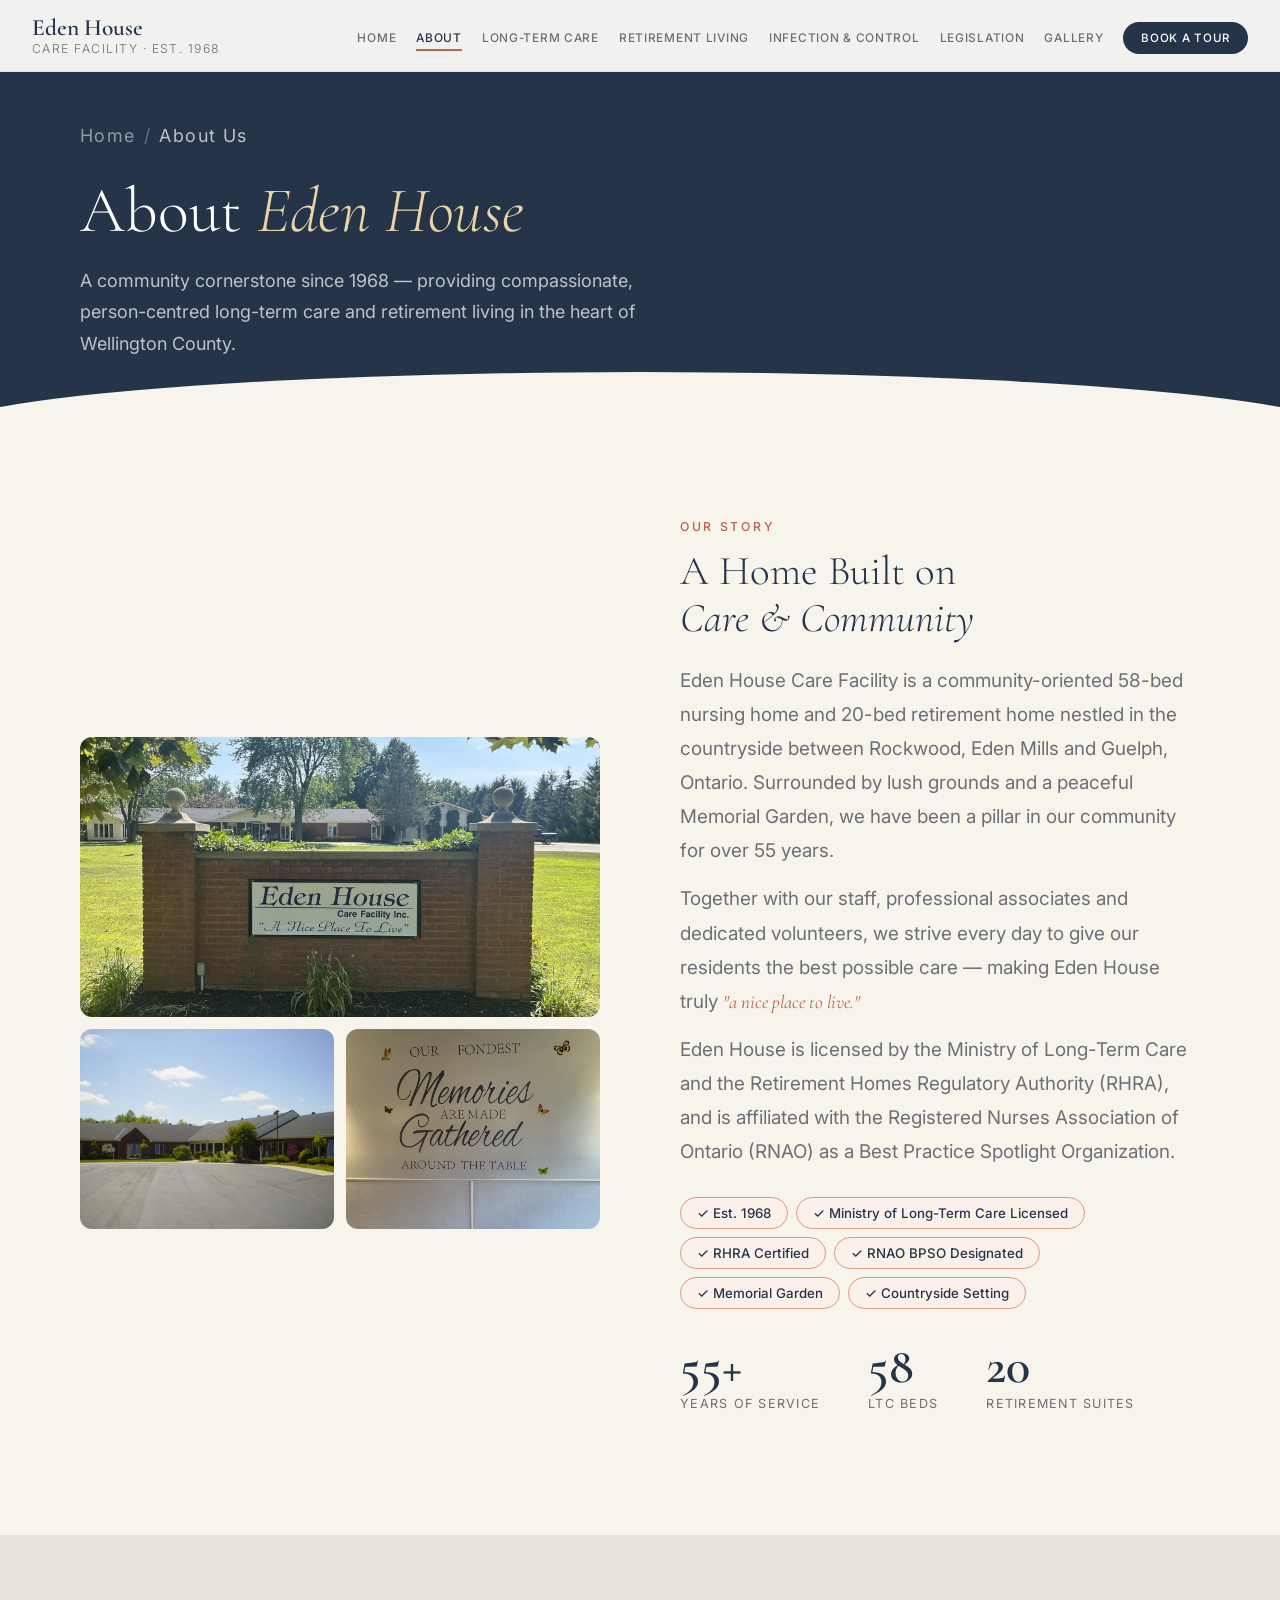
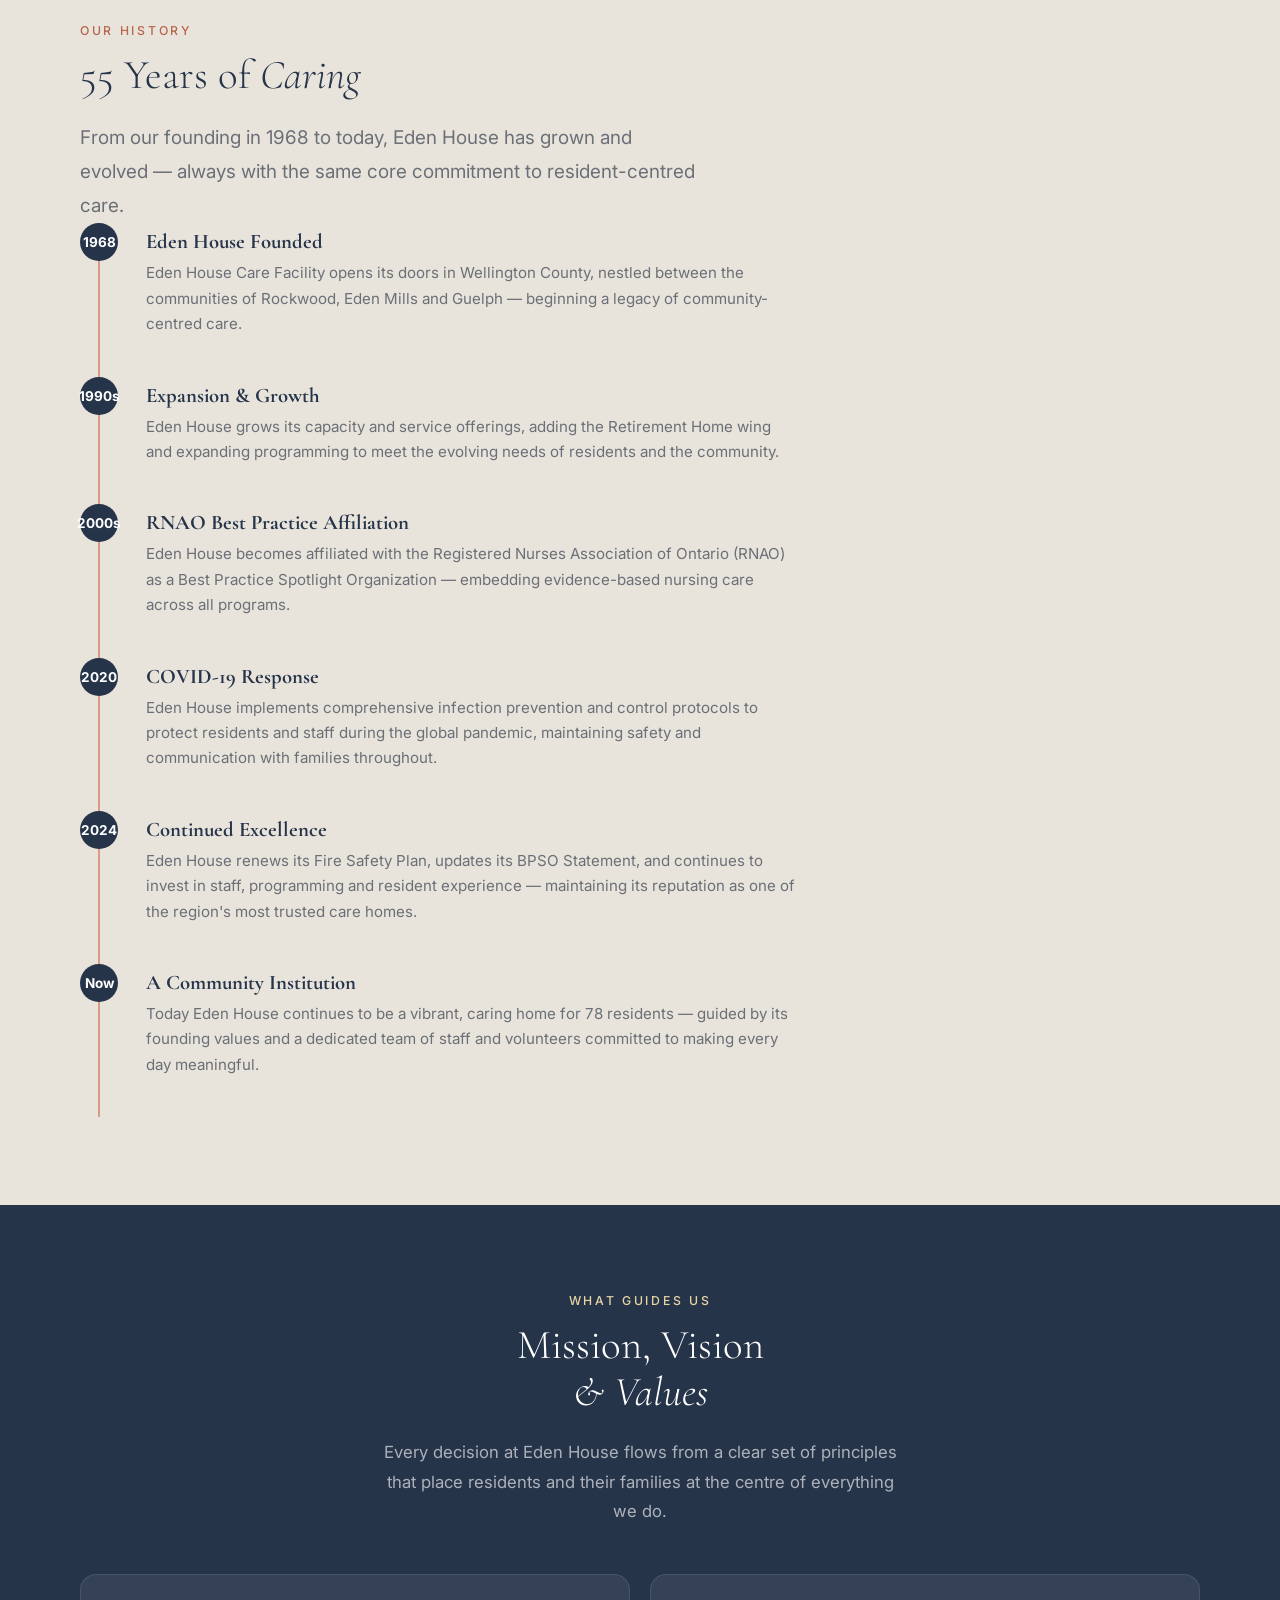
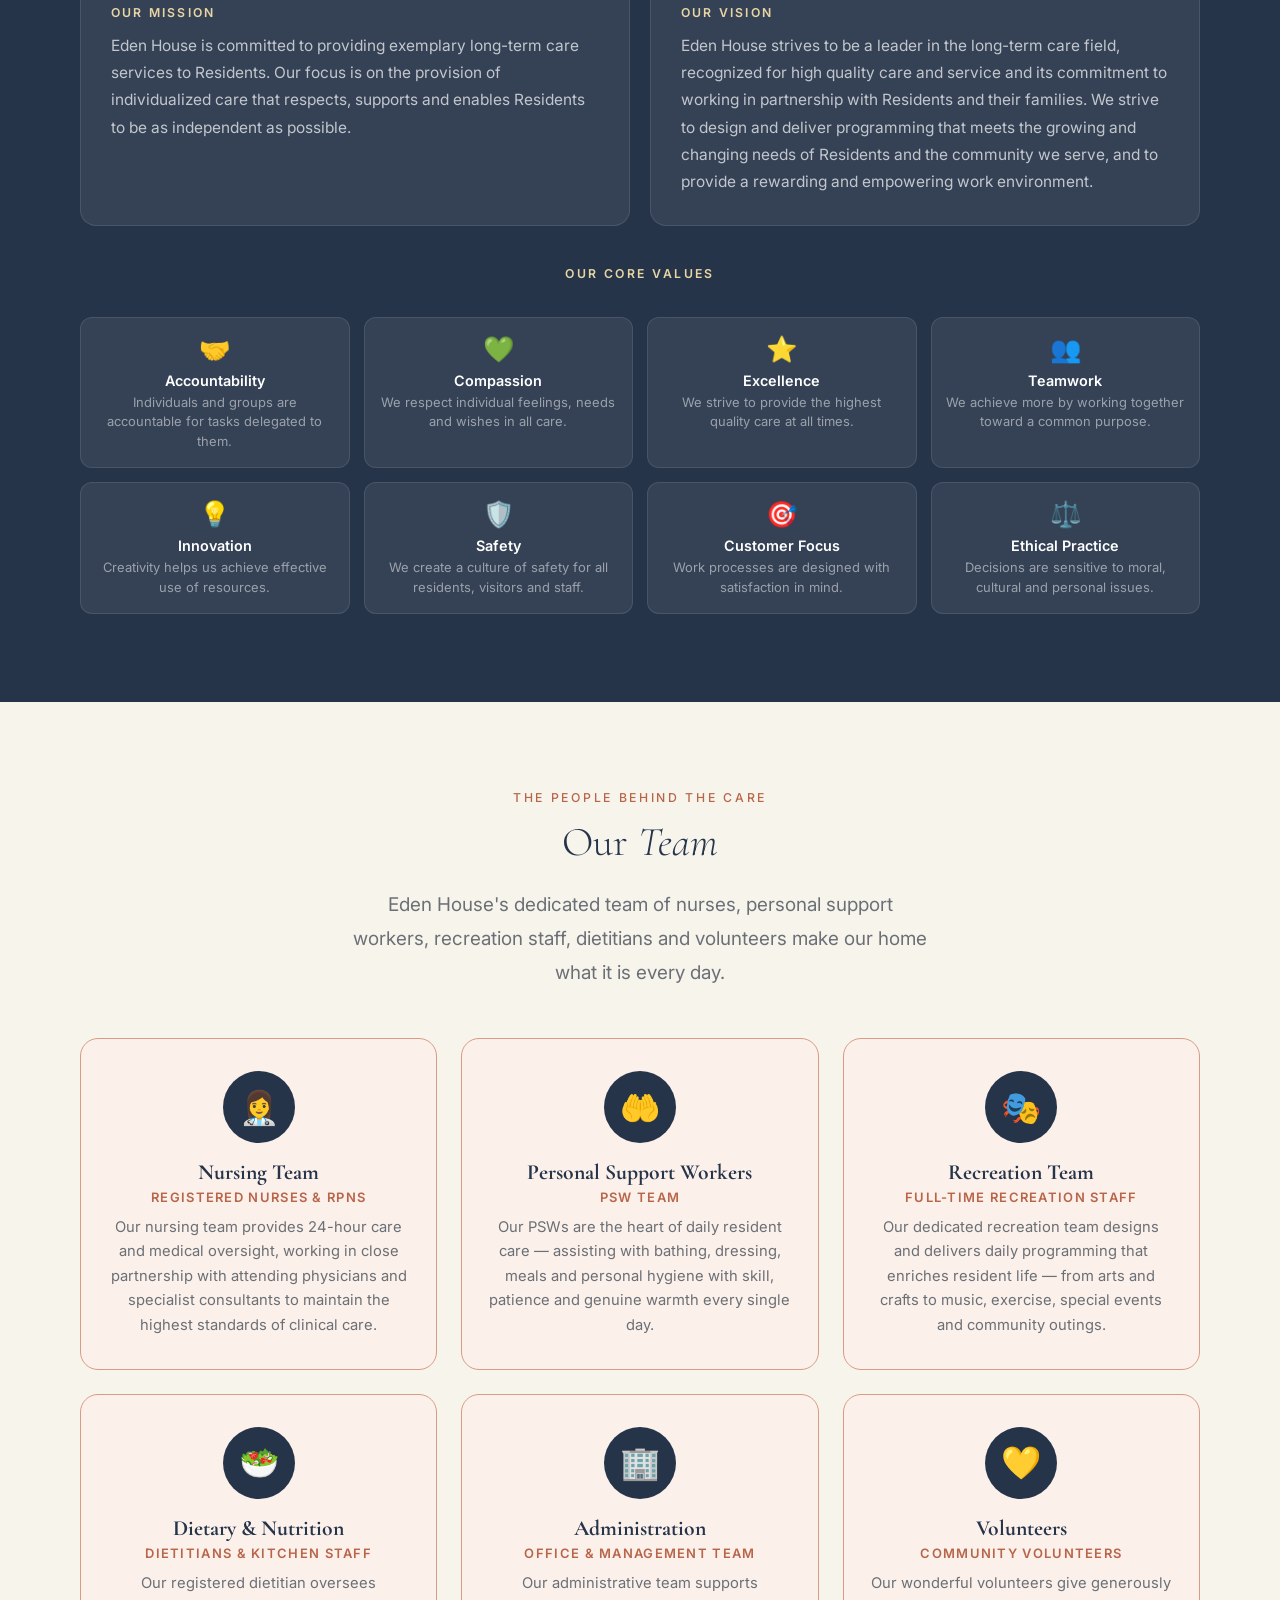
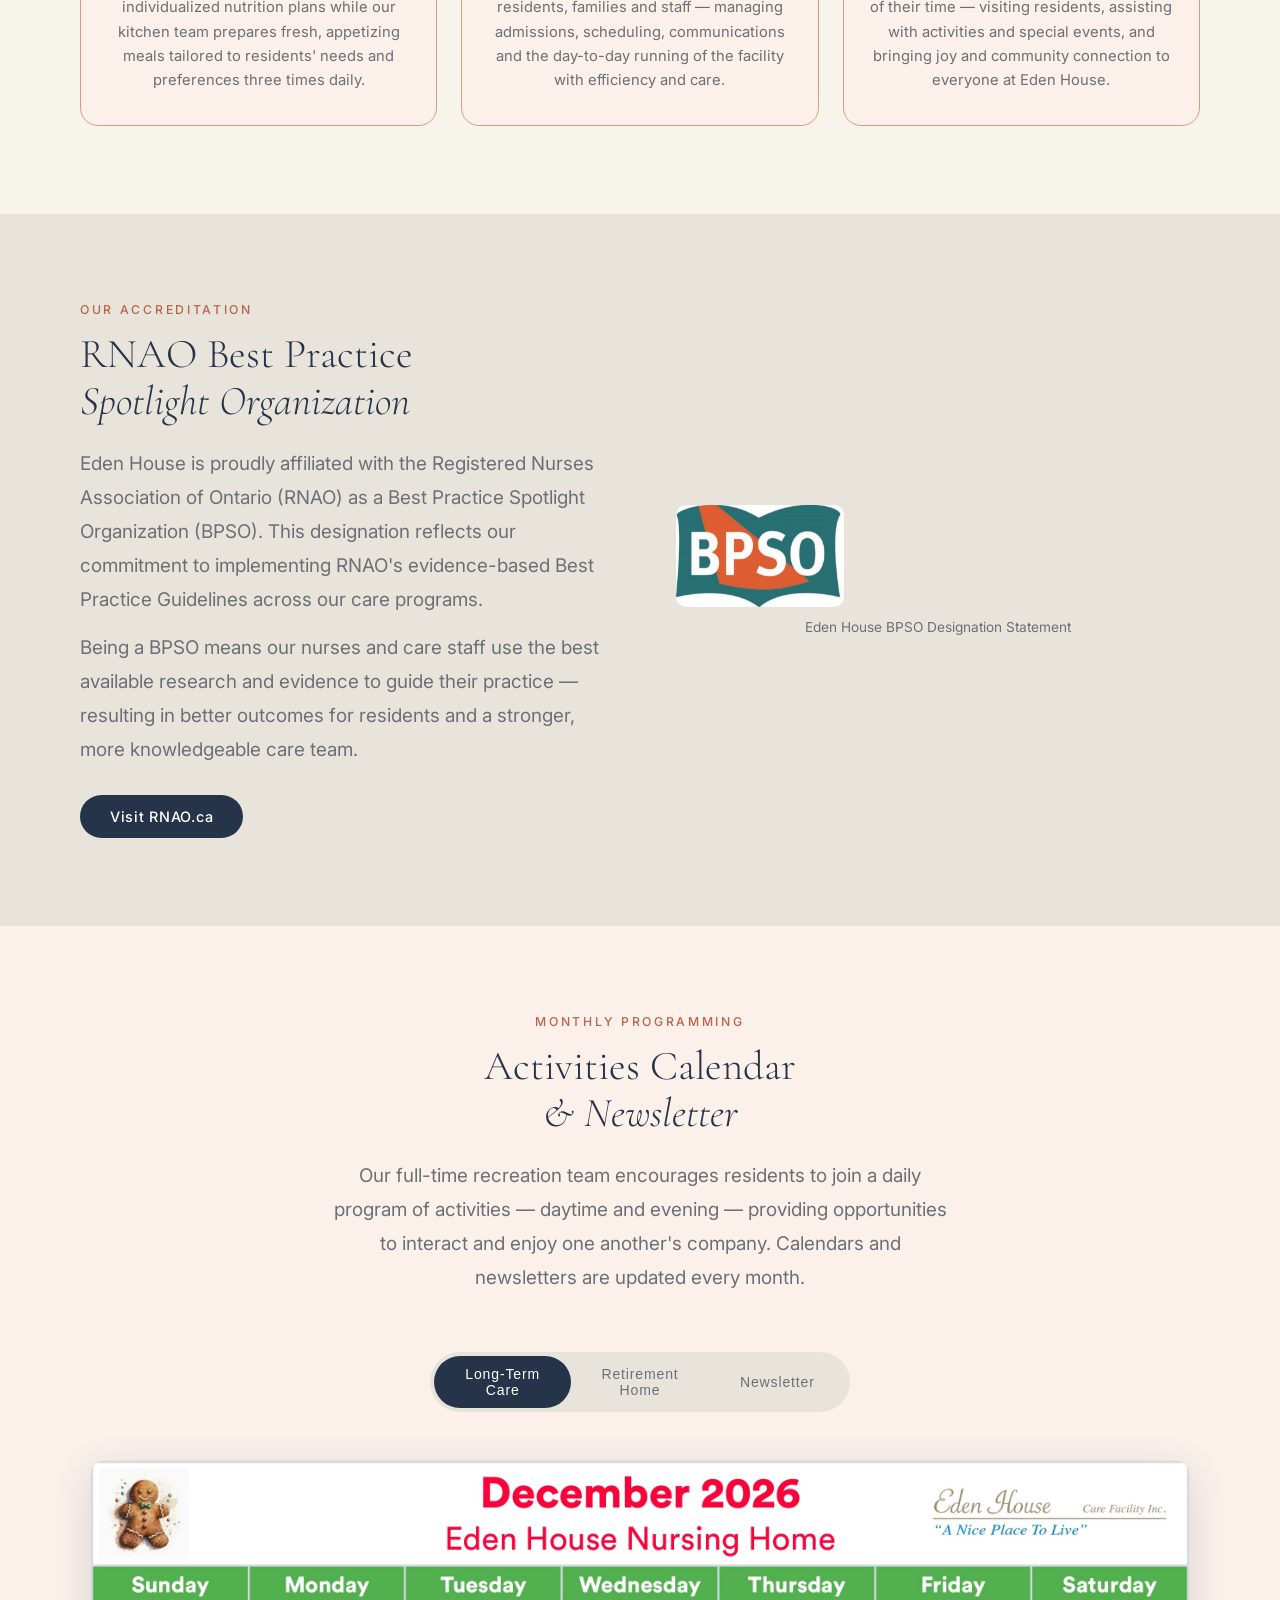
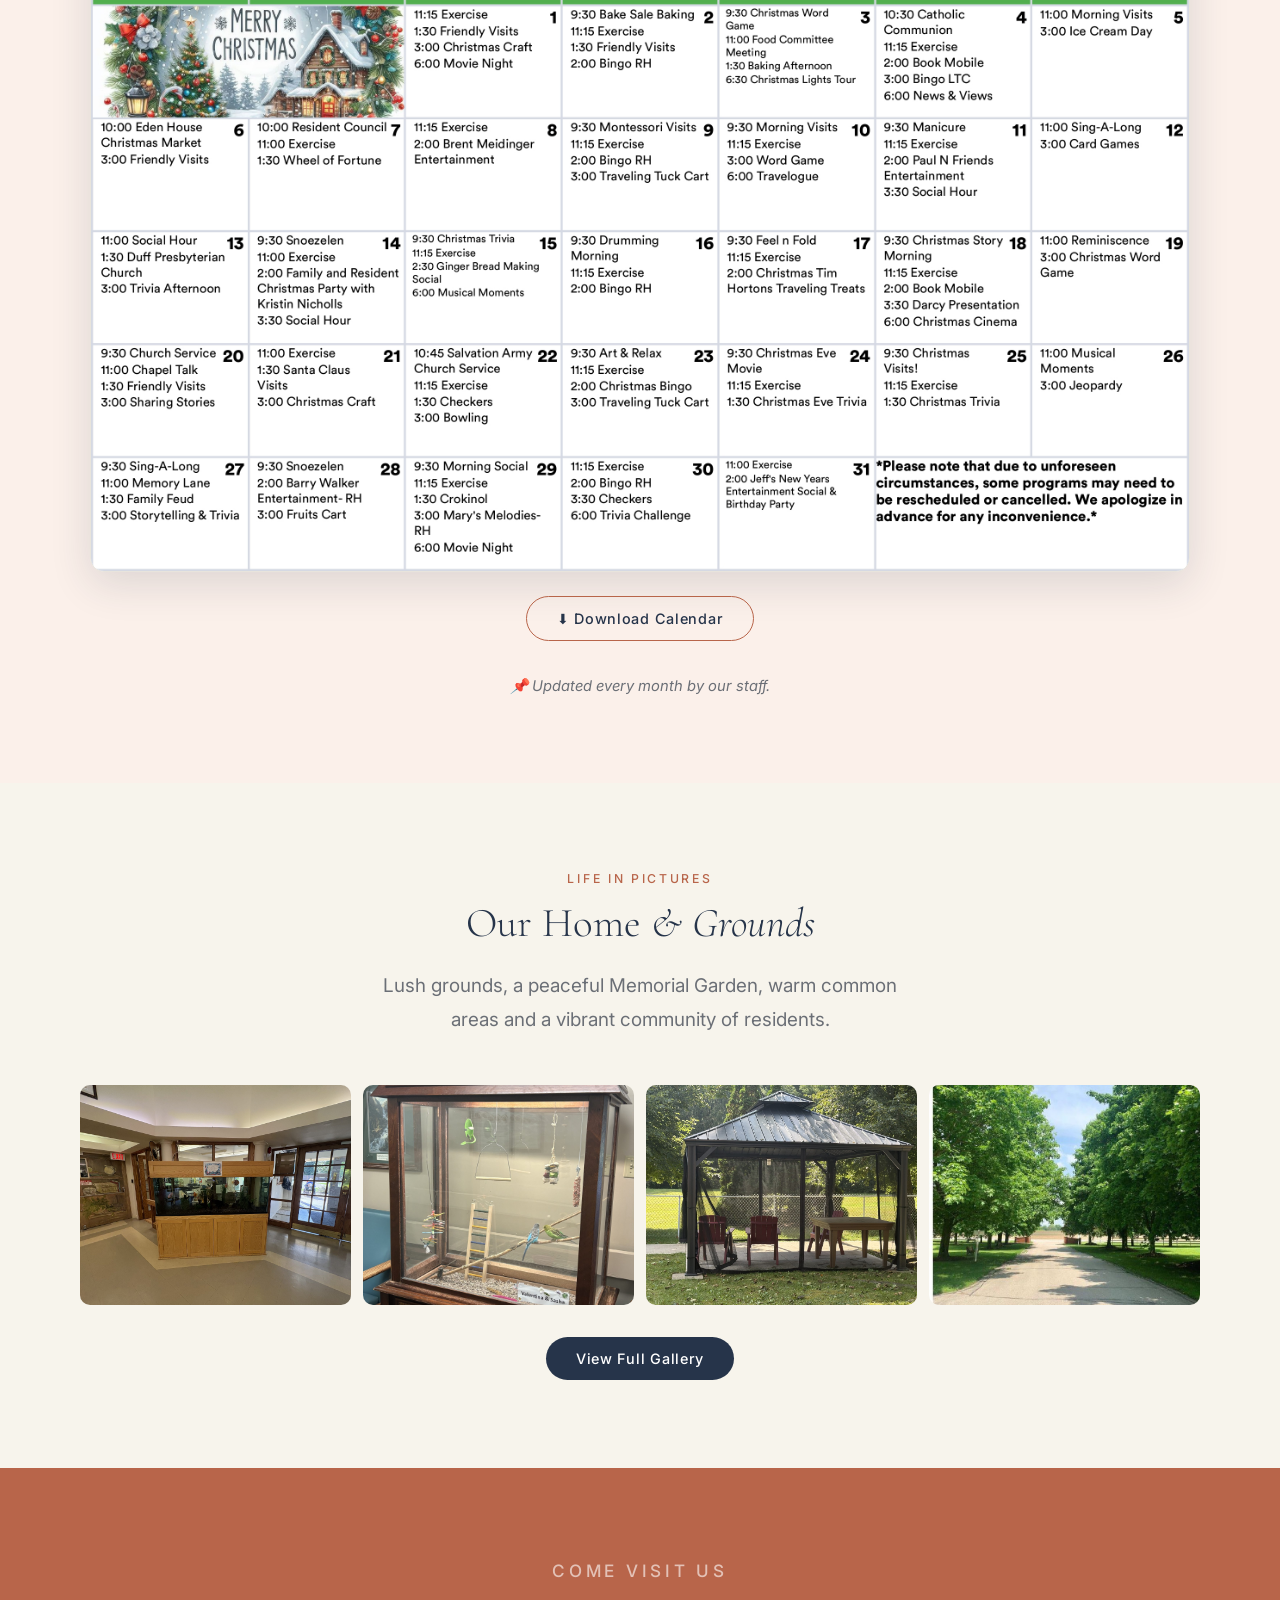
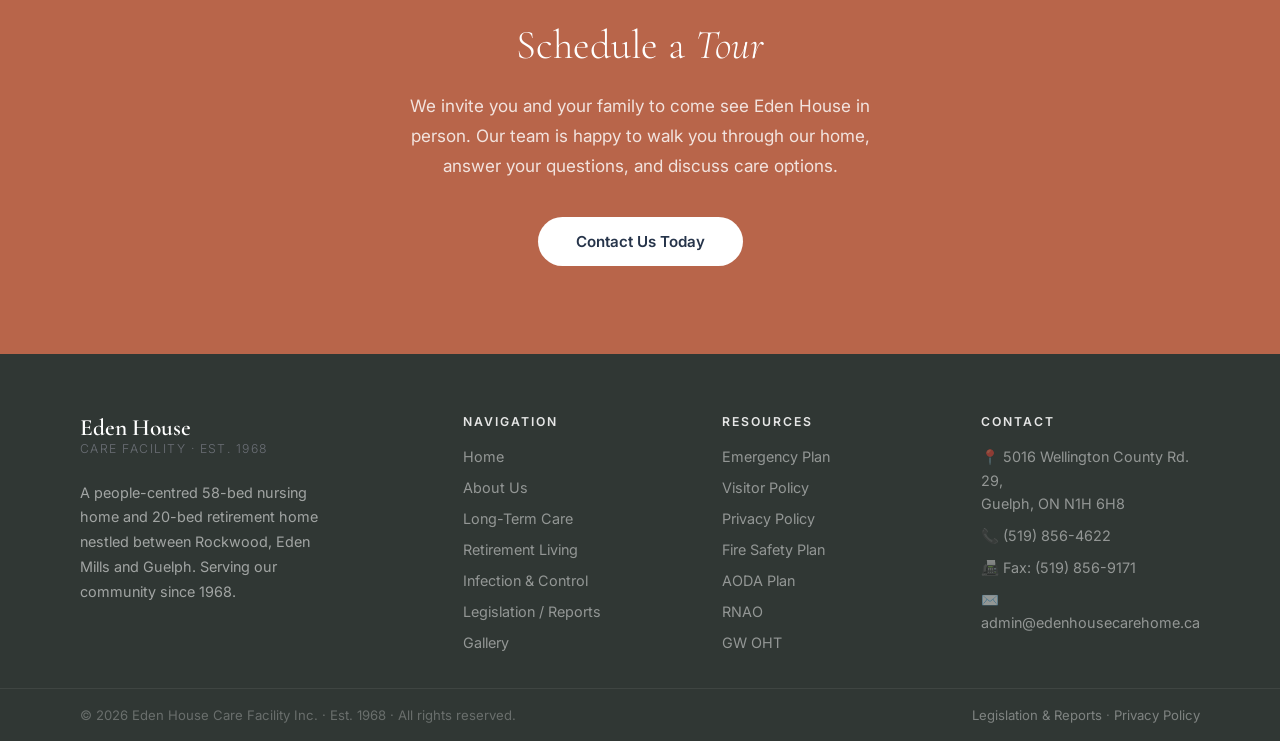
<file: about.html>
<!DOCTYPE html>
<html lang="en">
<head>
<meta charset="UTF-8">
<meta name="viewport" content="width=device-width, initial-scale=1.0">
<title>About Us — Eden House Care Facility</title>
<meta name="description" content="About Eden House Care Facility — our history, mission, vision, values, team, and RNAO Best Practice Spotlight Organization status. Est. 1968.">
<link rel="stylesheet" href="style.css">
<style>
/* INTRO */
.about-intro { display: grid; grid-template-columns: 1fr 1fr; gap: 80px; align-items: center; }
.about-img-stack { display: grid; grid-template-columns: 1fr 1fr; grid-template-rows: 280px 200px; gap: 12px; }
.about-img-stack .ai { border-radius: 12px; overflow: hidden; }
.about-img-stack .ai img { width: 100%; height: 100%; object-fit: cover; display: block; }
.about-img-stack .ai:first-child { grid-column: 1 / -1; }

/* HISTORY TIMELINE */
.timeline { position: relative; margin-top: 52px; }
.timeline::before { content: ''; position: absolute; left: 18px; top: 0; bottom: 0; width: 2px; background: var(--sage-light); }
.tl-item { display: flex; gap: 28px; padding-bottom: 40px; position: relative; }
.tl-dot { width: 38px; height: 38px; min-width: 38px; background: var(--forest); border-radius: 50%; display: flex; align-items: center; justify-content: center; color: #fff; font-size: 0.75rem; font-weight: 700; z-index: 1; }
.tl-body { padding-top: 6px; }
.tl-body h4 { font-family: 'Cormorant Garamond', serif; font-size: 1.15rem; color: var(--forest); margin-bottom: 6px; }
.tl-body p { font-size: 0.84rem; color: var(--text-muted); line-height: 1.68; }

/* MISSION VISION VALUES */
.mvv-band { background: var(--forest); }
.mvv-band .section-eyebrow { color: var(--gold-light); }
.mvv-band .section-title { color: #fff; }
.mvv-cards { display: grid; grid-template-columns: 1fr 1fr; gap: 20px; margin-top: 48px; }
.mvv-card { background: rgba(255,255,255,.07); border: 1px solid rgba(255,255,255,.1); border-radius: 16px; padding: 30px; }
.mvv-card h3 { font-size: 0.68rem; letter-spacing: 0.18em; text-transform: uppercase; color: var(--gold-light); margin-bottom: 12px; font-weight: 600; }
.mvv-card p { font-size: 0.86rem; color: rgba(255,255,255,.7); line-height: 1.75; }
.values-grid { display: grid; grid-template-columns: repeat(4, 1fr); gap: 14px; margin-top: 36px; }
.val-chip { background: rgba(255,255,255,.07); border: 1px solid rgba(255,255,255,.1); border-radius: 12px; padding: 16px 14px; text-align: center; }
.val-chip .vi { font-size: 1.4rem; margin-bottom: 8px; }
.val-chip h4 { font-size: 0.8rem; font-weight: 600; color: #fff; margin-bottom: 4px; }
.val-chip p { font-size: 0.72rem; color: rgba(255,255,255,.5); line-height: 1.5; }

/* TEAM */
.team-grid { display: grid; grid-template-columns: repeat(3,1fr); gap: 24px; margin-top: 48px; }
.team-card { background: var(--sage-pale); border: 1px solid var(--sage-light); border-radius: 18px; padding: 32px 26px; text-align: center; transition: box-shadow .3s, transform .25s; }
.team-card:hover { box-shadow: 0 10px 36px rgba(38,52,74,.1); transform: translateY(-3px); }
.team-avatar { width: 72px; height: 72px; border-radius: 50%; background: var(--forest); color: #fff; display: flex; align-items: center; justify-content: center; font-size: 1.8rem; margin: 0 auto 16px; }
.team-card h3 { font-family: 'Cormorant Garamond', serif; font-size: 1.2rem; color: var(--forest); margin-bottom: 4px; }
.team-card .role { font-size: 0.72rem; letter-spacing: .1em; text-transform: uppercase; color: var(--sage); font-weight: 600; margin-bottom: 10px; }
.team-card p { font-size: 0.82rem; color: var(--text-muted); line-height: 1.65; }

/* RNAO / BPSO */
.rnao-band { background: var(--stone); display: grid; grid-template-columns: 1fr 1fr; gap: 72px; align-items: center; }
.rnao-imgs { display: grid; grid-template-columns: 1fr 1fr 1fr; gap: 10px; }
.rnao-imgs img { border-radius: 10px; width: 100%; object-fit: cover; }

/* CALENDAR */
.cal-bg { background: var(--sage-pale); text-align: center; }
.cal-tabs { display: flex; gap: 0; background: var(--stone); border-radius: 40px; padding: 4px; max-width: 420px; margin: 0 auto 48px; }
.tab-btn { flex: 1; padding: 10px 20px; border: none; border-radius: 36px; background: transparent; font-size: 0.78rem; font-weight: 500; color: var(--text-muted); cursor: pointer; transition: .2s; letter-spacing: .06em; }
.tab-btn.active { background: var(--forest); color: #fff; }
.tab-panel { display: none; }
.tab-panel.active { display: block; }

/* GALLERY STRIP */
.gallery-strip { display: grid; grid-template-columns: repeat(4, 1fr); gap: 12px; margin-top: 48px; }
.gs-item { border-radius: 10px; overflow: hidden; height: 220px; }
.gs-item img { width: 100%; height: 100%; object-fit: cover; transition: transform .4s; }
.gs-item:hover img { transform: scale(1.05); }

/* CTA */
.cta-band { background: var(--sage); text-align: center; }
.cta-band .section-title { color: #fff; }
.cta-band .section-eyebrow { color: rgba(255,255,255,.6); }
.cta-band p { color: rgba(255,255,255,.82); font-size: .95rem; max-width: 500px; margin: 0 auto 36px; line-height: 1.75; }

@media (max-width: 960px) {
  .about-intro { grid-template-columns: 1fr; }
  .rnao-band { grid-template-columns: 1fr; }
  .mvv-cards { grid-template-columns: 1fr; }
  .values-grid { grid-template-columns: repeat(2,1fr); }
  .team-grid { grid-template-columns: 1fr 1fr; }
  .rnao-imgs { grid-template-columns: 1fr 1fr; }
}
@media (max-width: 600px) {
  .about-img-stack { grid-template-columns: 1fr; }
  .about-img-stack .ai:first-child { grid-column: auto; }
  .values-grid { grid-template-columns: 1fr 1fr; }
  .team-grid { grid-template-columns: 1fr; }
  .gallery-strip { grid-template-columns: 1fr 1fr; }
  .rnao-imgs { grid-template-columns: 1fr; }
}
</style>
</head>
<body>

<nav id="navbar">
  <a class="nav-logo" href="index.html">Eden House <span>Care Facility · Est. 1968</span></a>
  <ul class="nav-links">
    <li><a href="index.html">Home</a></li>
    <li><a href="about.html" class="active">About</a></li>
    <li><a href="long-term-care.html">Long-Term Care</a></li>
    <li><a href="retirement-home.html">Retirement Living</a></li>
    <li><a href="infection-control.html">Infection &amp; Control</a></li>
    <li><a href="legislation.html">Legislation</a></li>
    <li><a href="gallery.html">Gallery</a></li>
    <li><a href="contact.html" class="btn-contact">Book a Tour</a></li>
  </ul>
  <button class="hamburger" id="hamburger" onclick="toggleMenu()" aria-label="Open menu"><span></span><span></span><span></span></button>
</nav>
<div class="mobile-menu" id="mobileMenu">
  <a href="index.html" onclick="toggleMenu()">Home</a>
  <a href="about.html" onclick="toggleMenu()">About Us</a>
  <a href="long-term-care.html" onclick="toggleMenu()">Long-Term Care</a>
  <a href="retirement-home.html" onclick="toggleMenu()">Retirement Living</a>
  <a href="infection-control.html" onclick="toggleMenu()">Infection &amp; Control</a>
  <a href="legislation.html" onclick="toggleMenu()">Legislation / Reports</a>
  <a href="gallery.html" onclick="toggleMenu()">Gallery</a>
  <a href="contact.html" onclick="toggleMenu()">Contact Us</a>
</div>

<!-- HERO -->
<div class="page-hero">
  <p class="breadcrumb"><a href="index.html">Home</a><span>/</span>About Us</p>
  <h1>About <em>Eden House</em></h1>
  <p>A community cornerstone since 1968 — providing compassionate, person-centred long-term care and retirement living in the heart of Wellington County.</p>
</div>

<!-- INTRO -->
<section class="section" style="background:var(--warm-white)">
  <div class="about-intro">
    <div class="about-img-stack reveal">
      <div class="ai"><img src="assets/site/eden-house-sign-wide.jpg" alt="Eden House entrance sign"></div>
      <div class="ai"><img src="assets/uploads/DSC02683.jpg" alt="Residents" loading="lazy"></div>
      <div class="ai"><img src="assets/site/memories-gathered-wall.jpg" alt="Memories are made gathered around the table" loading="lazy"></div>
    </div>
    <div class="reveal" style="transition-delay:.15s">
      <p class="section-eyebrow">Our Story</p>
      <h2 class="section-title">A Home Built on<br><em>Care &amp; Community</em></h2>
      <p class="section-lead">Eden House Care Facility is a community-oriented 58-bed nursing home and 20-bed retirement home nestled in the countryside between Rockwood, Eden Mills and Guelph, Ontario. Surrounded by lush grounds and a peaceful Memorial Garden, we have been a pillar in our community for over 55 years.</p>
      <p class="section-lead" style="margin-top:14px;">Together with our staff, professional associates and dedicated volunteers, we strive every day to give our residents the best possible care — making Eden House truly <em style="font-family:'Cormorant Garamond',serif;font-style:italic;color:var(--sage);">"a nice place to live."</em></p>
      <p class="section-lead" style="margin-top:14px;">Eden House is licensed by the Ministry of Long-Term Care and the Retirement Homes Regulatory Authority (RHRA), and is affiliated with the Registered Nurses Association of Ontario (RNAO) as a Best Practice Spotlight Organization.</p>
      <div style="display:flex;flex-wrap:wrap;gap:8px;margin-top:28px;">
        <span class="pill">✓ Est. 1968</span>
        <span class="pill">✓ Ministry of Long-Term Care Licensed</span>
        <span class="pill">✓ RHRA Certified</span>
        <span class="pill">✓ RNAO BPSO Designated</span>
        <span class="pill">✓ Memorial Garden</span>
        <span class="pill">✓ Countryside Setting</span>
      </div>
      <div class="stats-row" style="margin-top:32px;">
        <div class="stat-item"><span class="stat-num">55+</span><span class="stat-label">Years of Service</span></div>
        <div class="stat-item"><span class="stat-num">58</span><span class="stat-label">LTC Beds</span></div>
        <div class="stat-item"><span class="stat-num">20</span><span class="stat-label">Retirement Suites</span></div>
      </div>
    </div>
  </div>
</section>

<!-- HISTORY TIMELINE -->
<section class="section" style="background:var(--stone)">
  <div class="reveal" style="max-width:680px">
    <p class="section-eyebrow">Our History</p>
    <h2 class="section-title">55 Years of <em>Caring</em></h2>
    <p class="section-lead">From our founding in 1968 to today, Eden House has grown and evolved — always with the same core commitment to resident-centred care.</p>
  </div>
  <div class="timeline" style="max-width:720px;margin-top:0">
    <div class="tl-item reveal" style="transition-delay:.05s">
      <div class="tl-dot">1968</div>
      <div class="tl-body">
        <h4>Eden House Founded</h4>
        <p>Eden House Care Facility opens its doors in Wellington County, nestled between the communities of Rockwood, Eden Mills and Guelph — beginning a legacy of community-centred care.</p>
      </div>
    </div>
    <div class="tl-item reveal" style="transition-delay:.1s">
      <div class="tl-dot">1990s</div>
      <div class="tl-body">
        <h4>Expansion &amp; Growth</h4>
        <p>Eden House grows its capacity and service offerings, adding the Retirement Home wing and expanding programming to meet the evolving needs of residents and the community.</p>
      </div>
    </div>
    <div class="tl-item reveal" style="transition-delay:.15s">
      <div class="tl-dot">2000s</div>
      <div class="tl-body">
        <h4>RNAO Best Practice Affiliation</h4>
        <p>Eden House becomes affiliated with the Registered Nurses Association of Ontario (RNAO) as a Best Practice Spotlight Organization — embedding evidence-based nursing care across all programs.</p>
      </div>
    </div>
    <div class="tl-item reveal" style="transition-delay:.2s">
      <div class="tl-dot">2020</div>
      <div class="tl-body">
        <h4>COVID-19 Response</h4>
        <p>Eden House implements comprehensive infection prevention and control protocols to protect residents and staff during the global pandemic, maintaining safety and communication with families throughout.</p>
      </div>
    </div>
    <div class="tl-item reveal" style="transition-delay:.25s">
      <div class="tl-dot">2024</div>
      <div class="tl-body">
        <h4>Continued Excellence</h4>
        <p>Eden House renews its Fire Safety Plan, updates its BPSO Statement, and continues to invest in staff, programming and resident experience — maintaining its reputation as one of the region's most trusted care homes.</p>
      </div>
    </div>
    <div class="tl-item reveal" style="transition-delay:.3s">
      <div class="tl-dot">Now</div>
      <div class="tl-body">
        <h4>A Community Institution</h4>
        <p>Today Eden House continues to be a vibrant, caring home for 78 residents — guided by its founding values and a dedicated team of staff and volunteers committed to making every day meaningful.</p>
      </div>
    </div>
  </div>
</section>

<!-- MISSION VISION VALUES -->
<section class="section mvv-band" id="mission">
  <div class="reveal" style="text-align:center;max-width:640px;margin:0 auto 0">
    <p class="section-eyebrow">What Guides Us</p>
    <h2 class="section-title">Mission, Vision<br><em>&amp; Values</em></h2>
    <p style="font-size:.93rem;color:rgba(255,255,255,.62);max-width:520px;margin:0 auto;line-height:1.75;">Every decision at Eden House flows from a clear set of principles that place residents and their families at the centre of everything we do.</p>
  </div>
  <div class="mvv-cards">
    <div class="mvv-card reveal" style="transition-delay:.08s">
      <h3>Our Mission</h3>
      <p>Eden House is committed to providing exemplary long-term care services to Residents. Our focus is on the provision of individualized care that respects, supports and enables Residents to be as independent as possible.</p>
    </div>
    <div class="mvv-card reveal" style="transition-delay:.16s">
      <h3>Our Vision</h3>
      <p>Eden House strives to be a leader in the long-term care field, recognized for high quality care and service and its commitment to working in partnership with Residents and their families. We strive to design and deliver programming that meets the growing and changing needs of Residents and the community we serve, and to provide a rewarding and empowering work environment.</p>
    </div>
  </div>
  <div class="reveal" style="transition-delay:.1s;margin-top:40px">
    <p style="font-size:.68rem;letter-spacing:.2em;text-transform:uppercase;color:var(--gold-light);margin-bottom:20px;font-weight:600;text-align:center;">Our Core Values</p>
    <div class="values-grid">
      <div class="val-chip"><div class="vi">🤝</div><h4>Accountability</h4><p>Individuals and groups are accountable for tasks delegated to them.</p></div>
      <div class="val-chip"><div class="vi">💚</div><h4>Compassion</h4><p>We respect individual feelings, needs and wishes in all care.</p></div>
      <div class="val-chip"><div class="vi">⭐</div><h4>Excellence</h4><p>We strive to provide the highest quality care at all times.</p></div>
      <div class="val-chip"><div class="vi">👥</div><h4>Teamwork</h4><p>We achieve more by working together toward a common purpose.</p></div>
      <div class="val-chip"><div class="vi">💡</div><h4>Innovation</h4><p>Creativity helps us achieve effective use of resources.</p></div>
      <div class="val-chip"><div class="vi">🛡️</div><h4>Safety</h4><p>We create a culture of safety for all residents, visitors and staff.</p></div>
      <div class="val-chip"><div class="vi">🎯</div><h4>Customer Focus</h4><p>Work processes are designed with satisfaction in mind.</p></div>
      <div class="val-chip"><div class="vi">⚖️</div><h4>Ethical Practice</h4><p>Decisions are sensitive to moral, cultural and personal issues.</p></div>
    </div>
  </div>
</section>

<!-- TEAM -->
<section class="section" style="background:var(--warm-white)">
  <div class="reveal" style="text-align:center;max-width:580px;margin:0 auto 0">
    <p class="section-eyebrow">The People Behind the Care</p>
    <h2 class="section-title">Our <em>Team</em></h2>
    <p class="section-lead" style="margin:0 auto;">Eden House's dedicated team of nurses, personal support workers, recreation staff, dietitians and volunteers make our home what it is every day.</p>
  </div>
  <div class="team-grid">
    <div class="team-card reveal" style="transition-delay:.05s">
      <div class="team-avatar">👩‍⚕️</div>
      <h3>Nursing Team</h3>
      <div class="role">Registered Nurses &amp; RPNs</div>
      <p>Our nursing team provides 24-hour care and medical oversight, working in close partnership with attending physicians and specialist consultants to maintain the highest standards of clinical care.</p>
    </div>
    <div class="team-card reveal" style="transition-delay:.1s">
      <div class="team-avatar">🤲</div>
      <h3>Personal Support Workers</h3>
      <div class="role">PSW Team</div>
      <p>Our PSWs are the heart of daily resident care — assisting with bathing, dressing, meals and personal hygiene with skill, patience and genuine warmth every single day.</p>
    </div>
    <div class="team-card reveal" style="transition-delay:.15s">
      <div class="team-avatar">🎭</div>
      <h3>Recreation Team</h3>
      <div class="role">Full-Time Recreation Staff</div>
      <p>Our dedicated recreation team designs and delivers daily programming that enriches resident life — from arts and crafts to music, exercise, special events and community outings.</p>
    </div>
    <div class="team-card reveal" style="transition-delay:.2s">
      <div class="team-avatar">🥗</div>
      <h3>Dietary &amp; Nutrition</h3>
      <div class="role">Dietitians &amp; Kitchen Staff</div>
      <p>Our registered dietitian oversees individualized nutrition plans while our kitchen team prepares fresh, appetizing meals tailored to residents' needs and preferences three times daily.</p>
    </div>
    <div class="team-card reveal" style="transition-delay:.25s">
      <div class="team-avatar">🏢</div>
      <h3>Administration</h3>
      <div class="role">Office &amp; Management Team</div>
      <p>Our administrative team supports residents, families and staff — managing admissions, scheduling, communications and the day-to-day running of the facility with efficiency and care.</p>
    </div>
    <div class="team-card reveal" style="transition-delay:.3s">
      <div class="team-avatar">💛</div>
      <h3>Volunteers</h3>
      <div class="role">Community Volunteers</div>
      <p>Our wonderful volunteers give generously of their time — visiting residents, assisting with activities and special events, and bringing joy and community connection to everyone at Eden House.</p>
    </div>
  </div>
</section>

<!-- RNAO / BPSO -->
<section class="section rnao-band">
  <div class="reveal">
    <p class="section-eyebrow">Our Accreditation</p>
    <h2 class="section-title">RNAO Best Practice<br><em>Spotlight Organization</em></h2>
    <p class="section-lead">Eden House is proudly affiliated with the Registered Nurses Association of Ontario (RNAO) as a Best Practice Spotlight Organization (BPSO). This designation reflects our commitment to implementing RNAO's evidence-based Best Practice Guidelines across our care programs.</p>
    <p class="section-lead" style="margin-top:14px;">Being a BPSO means our nurses and care staff use the best available research and evidence to guide their practice — resulting in better outcomes for residents and a stronger, more knowledgeable care team.</p>
    <a href="https://rnao.ca/" target="_blank" rel="noopener" class="btn-primary" style="margin-top:28px;">Visit RNAO.ca</a>
  </div>
  <div class="reveal" style="transition-delay:.15s">
    <div class="rnao-imgs">
<img src="assets/uploads/BPSO_.jpg" alt="BPSO Statement" loading="lazy" style="width:100%; max-width:900px; height:auto;">
    </div>
    <p style="font-size:.76rem;color:var(--text-muted);margin-top:12px;text-align:center;">Eden House BPSO Designation Statement</p>
  </div>
</section>

<!-- CALENDAR & NEWSLETTER -->
<section class="section cal-bg" id="calendar">
  <div class="reveal" style="max-width:680px;margin:0 auto 56px;text-align:center">
    <p class="section-eyebrow">Monthly Programming</p>
    <h2 class="section-title">Activities Calendar<br><em>&amp; Newsletter</em></h2>
    <p class="section-lead" style="margin:0 auto;">Our full-time recreation team encourages residents to join a daily program of activities — daytime and evening — providing opportunities to interact and enjoy one another's company. Calendars and newsletters are updated every month.</p>
  </div>
  <div class="cal-tabs reveal" style="transition-delay:.1s">
    <button class="tab-btn active" onclick="switchTab(event,'ltc')">Long-Term Care</button>
    <button class="tab-btn" onclick="switchTab(event,'ret')">Retirement Home</button>
    <button class="tab-btn" onclick="switchTab(event,'news')">Newsletter</button>
  </div>
  <div class="tab-panel active" id="tab-ltc">
    <div class="cal-full reveal" id="calFullLtc"></div>
  </div>
  <div class="tab-panel" id="tab-ret">
    <div class="cal-full reveal" id="calFullRet"></div>
  </div>
  <div class="tab-panel" id="tab-news">
    <div class="newsletter-spread reveal" id="newsletterSpread"></div>
    <div class="slider-nav" style="margin-top:28px;">
      <button class="slider-btn" id="news-prev" aria-label="Previous">&#8592;</button>
      <div class="slider-dots" id="news-dots"></div>
      <button class="slider-btn" id="news-next" aria-label="Next">&#8594;</button>
    </div>
    <div class="cal-full-actions" id="newsletterDownload" style="margin-top:24px;"></div>
  </div>
  <p class="reveal" style="text-align:center;margin-top:36px;font-size:.82rem;color:var(--text-muted);font-style:italic;">📌 Updated every month by our staff.</p>
</section>

<!-- GALLERY STRIP -->
<section class="section" style="background:var(--warm-white)">
  <div class="reveal" style="text-align:center;max-width:560px;margin:0 auto 0">
    <p class="section-eyebrow">Life in Pictures</p>
    <h2 class="section-title">Our Home <em>&amp; Grounds</em></h2>
    <p class="section-lead" style="margin:0 auto;">Lush grounds, a peaceful Memorial Garden, warm common areas and a vibrant community of residents.</p>
  </div>
  <div class="gallery-strip reveal" style="transition-delay:.1s">
    <div class="gs-item"><img src="assets/site/lobby-fish-tank.jpg" alt="Lobby Fish Tank" loading="lazy"></div>
    <div class="gs-item"><img src="assets/site/lobby-bird-cage.jpg" alt="Aviary" loading="lazy"></div>
    <div class="gs-item"><img src="assets/site/gazebo-dining-table.jpg" alt="Gazebo Dining Area" loading="lazy"></div>
    <div class="gs-item"><img src="assets/site/walkway-path.jpg" alt="Tree-Lined Walkway" loading="lazy"></div>
  </div>
  <div style="text-align:center;margin-top:32px;">
    <a href="gallery.html" class="btn-primary">View Full Gallery</a>
  </div>
</section>

<!-- CTA -->
<section class="section cta-band">
  <p class="section-eyebrow">Come Visit Us</p>
  <h2 class="section-title">Schedule a <em>Tour</em></h2>
  <p>We invite you and your family to come see Eden House in person. Our team is happy to walk you through our home, answer your questions, and discuss care options.</p>
  <a href="contact.html" class="btn-white">Contact Us Today</a>
</section>

<footer>
  <div class="footer-brand">
    <a class="nav-logo" href="index.html">Eden House <span>Care Facility · Est. 1968</span></a>
    <p>A people-centred 58-bed nursing home and 20-bed retirement home nestled between Rockwood, Eden Mills and Guelph. Serving our community since 1968.</p>
  </div>
  <div>
    <h4>Navigation</h4>
    <ul>
      <li><a href="index.html">Home</a></li>
      <li><a href="about.html">About Us</a></li>
      <li><a href="long-term-care.html">Long-Term Care</a></li>
      <li><a href="retirement-home.html">Retirement Living</a></li>
      <li><a href="infection-control.html">Infection &amp; Control</a></li>
      <li><a href="legislation.html">Legislation / Reports</a></li>
      <li><a href="gallery.html">Gallery</a></li>
    </ul>
  </div>
  <div>
    <h4>Resources</h4>
    <ul>
      <li><a href="legislation.html#emergency">Emergency Plan</a></li>
      <li><a href="legislation.html#visitor">Visitor Policy</a></li>
      <li><a href="legislation.html#privacy">Privacy Policy</a></li>
      <li><a href="legislation.html#fire">Fire Safety Plan</a></li>
      <li><a href="legislation.html#aoda">AODA Plan</a></li>
      <li><a href="https://rnao.ca/" target="_blank" rel="noopener">RNAO</a></li>
      <li><a href="https://guelphwellingtonoht.com/" target="_blank" rel="noopener">GW OHT</a></li>
    </ul>
  </div>
  <div class="footer-contact">
    <h4>Contact</h4>
    <p>📍 5016 Wellington County Rd. 29,<br>Guelph, ON N1H 6H8</p>
    <p>📞 <a href="tel:+15198564622">(519) 856-4622</a></p>
    <p>📠 Fax: (519) 856-9171</p>
    <p>✉️ <a href="mailto:admin@edenhousecarehome.ca">admin@edenhousecarehome.ca</a></p>
  </div>
</footer>
<div class="footer-bottom">
  <span>© 2026 Eden House Care Facility Inc. · Est. 1968 · All rights reserved.</span>
  <span><a href="legislation.html">Legislation &amp; Reports</a> · <a href="legislation.html#privacy">Privacy Policy</a></span>
</div>

<script src="main.js"></script>
<script>
function switchTab(e,key){
  document.querySelectorAll('.tab-panel').forEach(p=>p.classList.remove('active'));
  document.querySelectorAll('.tab-btn').forEach(b=>b.classList.remove('active'));
  document.getElementById('tab-'+key).classList.add('active');
  e.target.classList.add('active');
}
// Calendars load from data/calendar-ltc.json and data/calendar-ret.json —
// each holds one full, current-month image. Staff update these through the CMS.
function renderCalendar(containerId, data) {
  const el = document.getElementById(containerId);
  el.innerHTML = `
    <div class="cal-full-frame" onclick="openCalLightbox('${data.image}', '${data.label}')">
      <img src="${data.image}" alt="${data.label}" loading="lazy">
    </div>
    <div class="cal-full-actions">
      <a href="${data.image}" download class="btn-outline">⬇ Download Calendar</a>
    </div>
  `;
}
Promise.all([
  fetch('data/calendar-ltc.json').then(r=>r.json()),
  fetch('data/calendar-ret.json').then(r=>r.json()),
  fetch('data/newsletter.json').then(r=>r.json())
]).then(([ltcData, retData, newsData]) => {
  renderCalendar('calFullLtc', ltcData);
  renderCalendar('calFullRet', retData);
  initNewsletterSpread({
    containerId: 'newsletterSpread',
    prevId: 'news-prev',
    nextId: 'news-next',
    dotsId: 'news-dots',
    downloadId: 'newsletterDownload',
    data: newsData
  });
}).catch(()=>{
  console.error('Could not load calendar or newsletter data.');
});
</script>
</body>
</html>
</file>
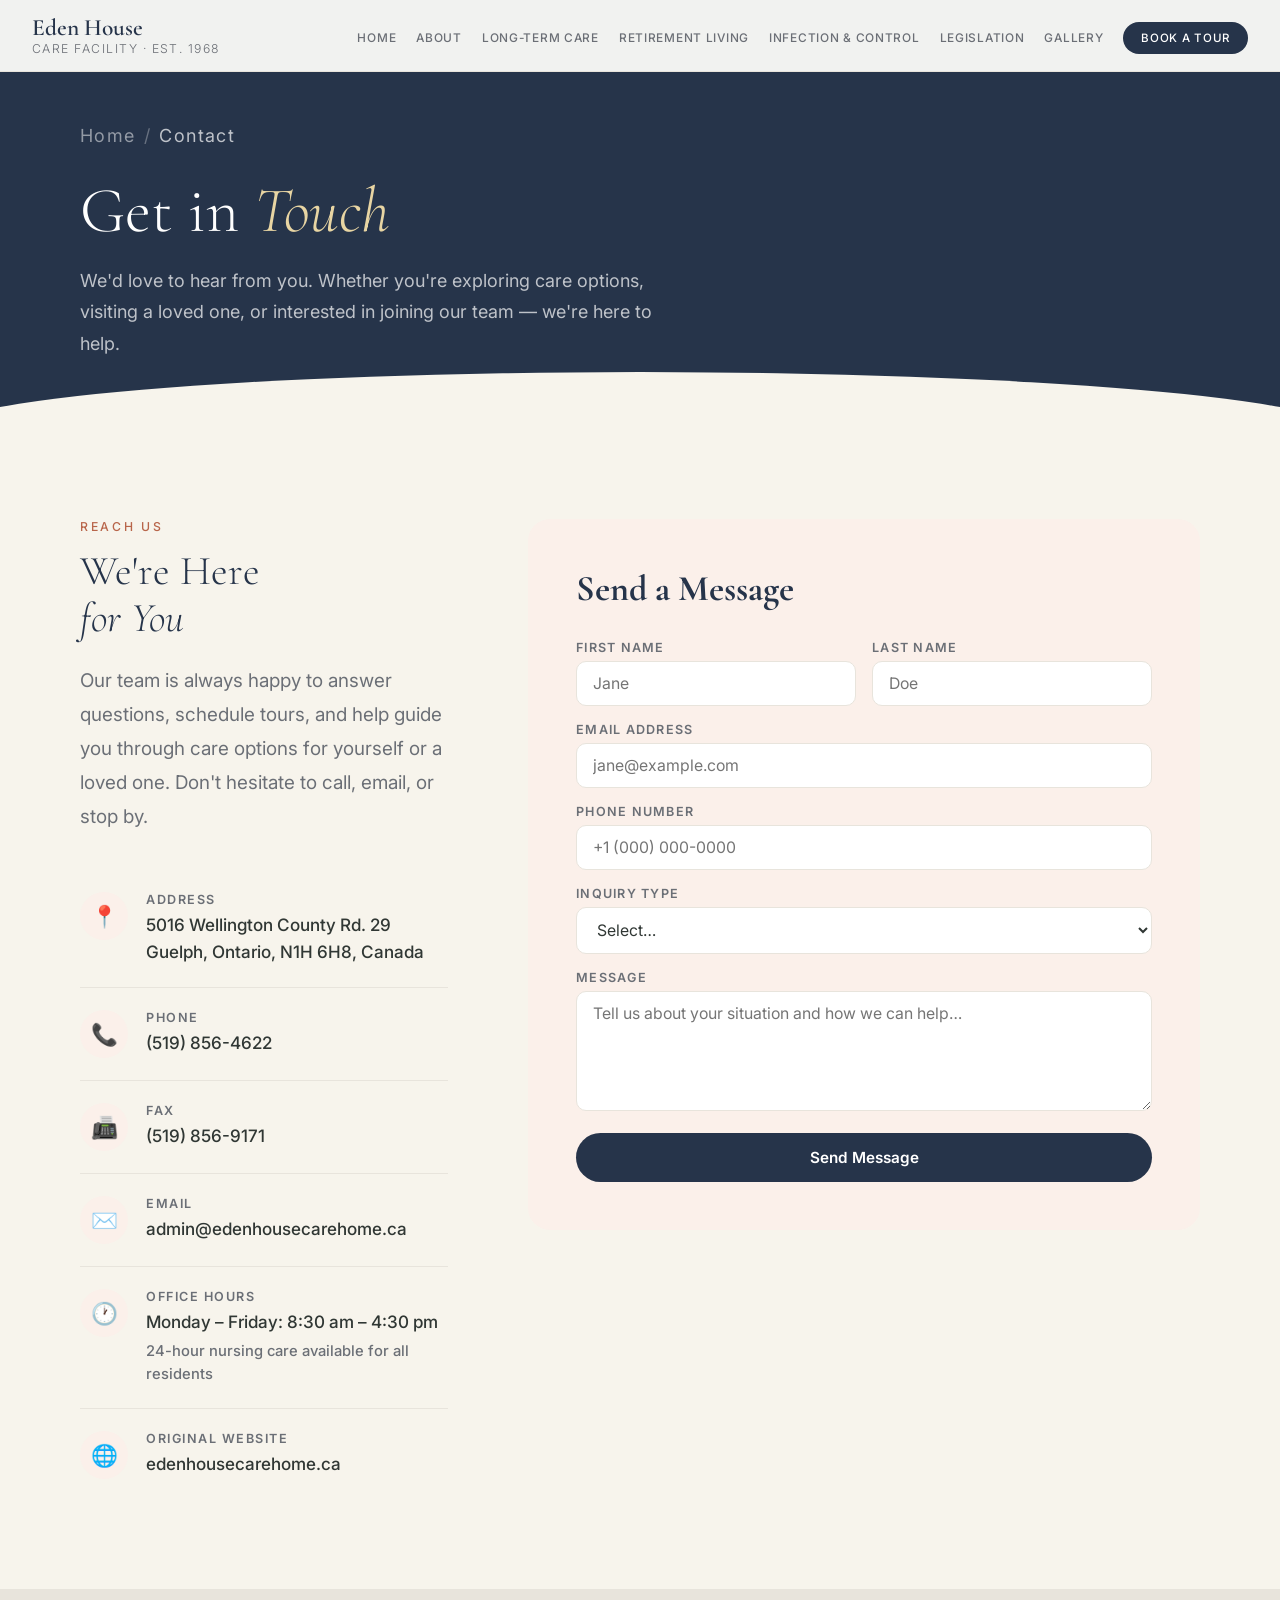
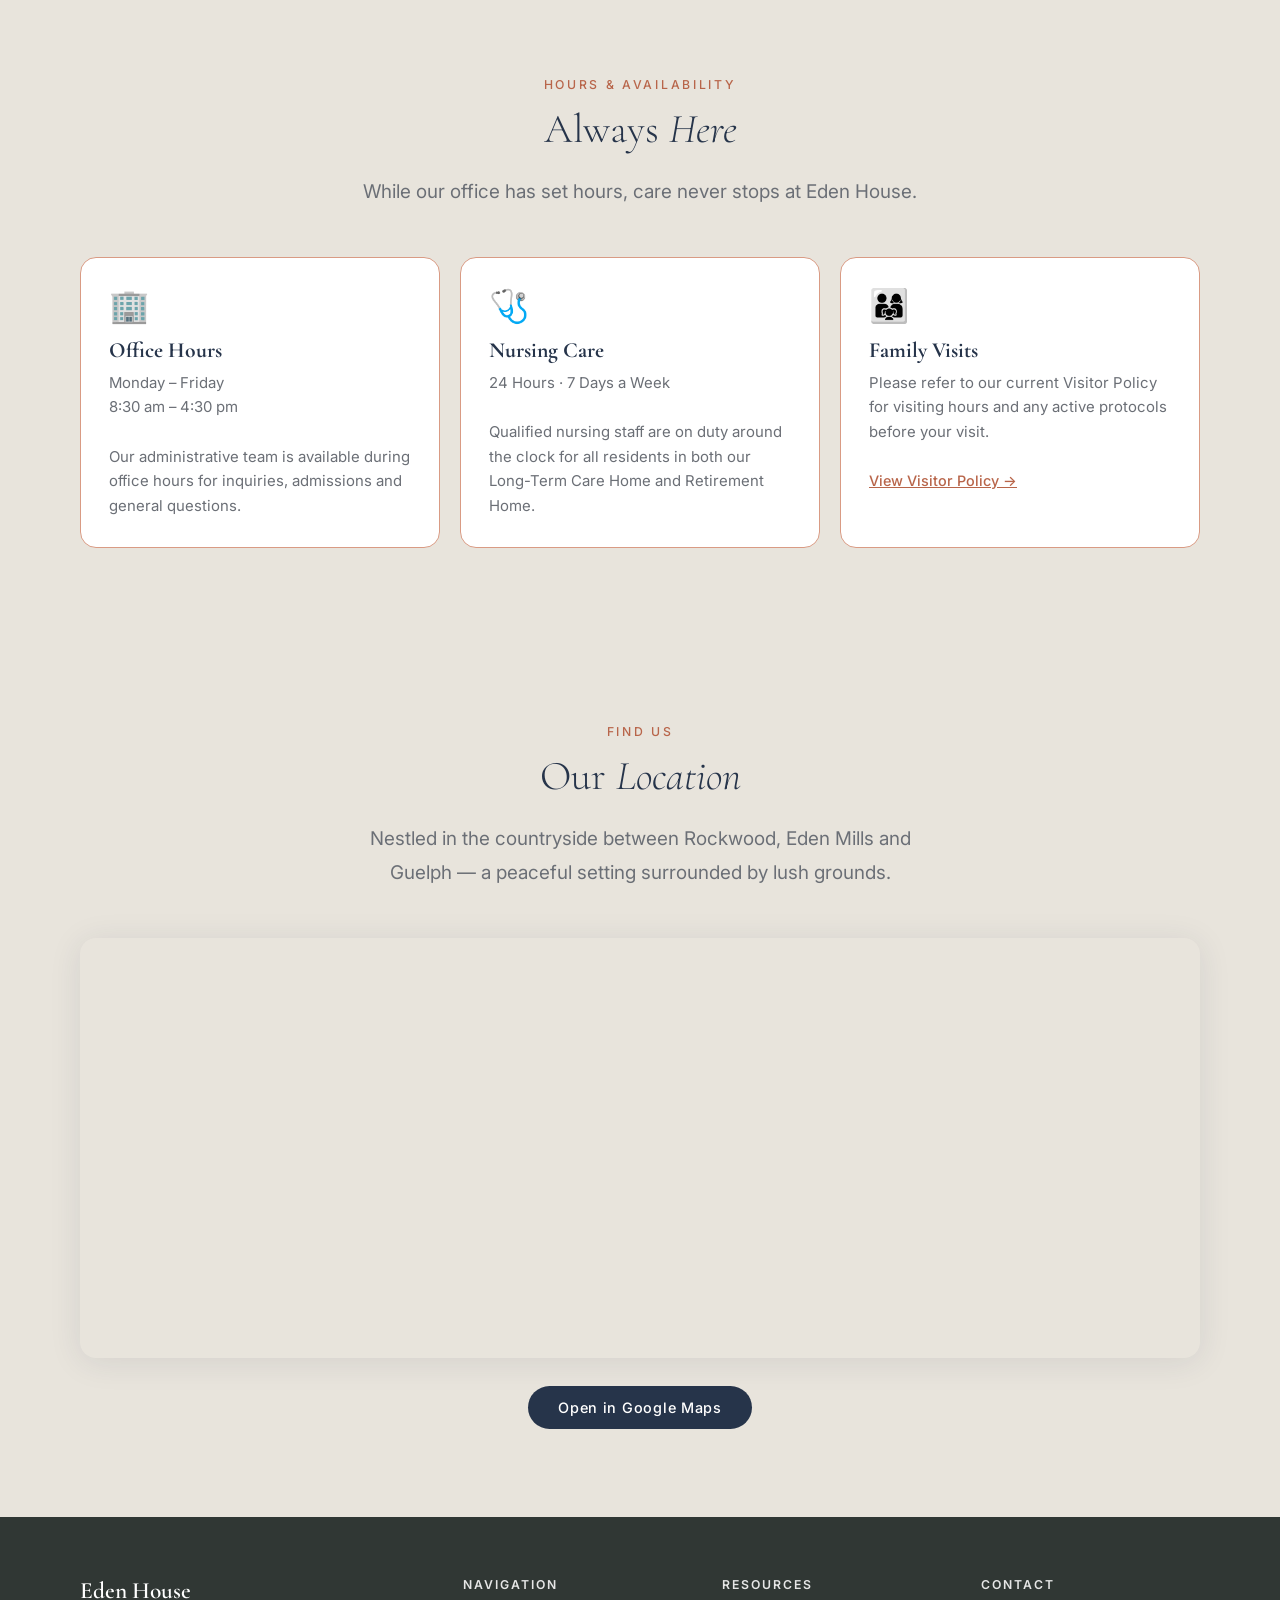
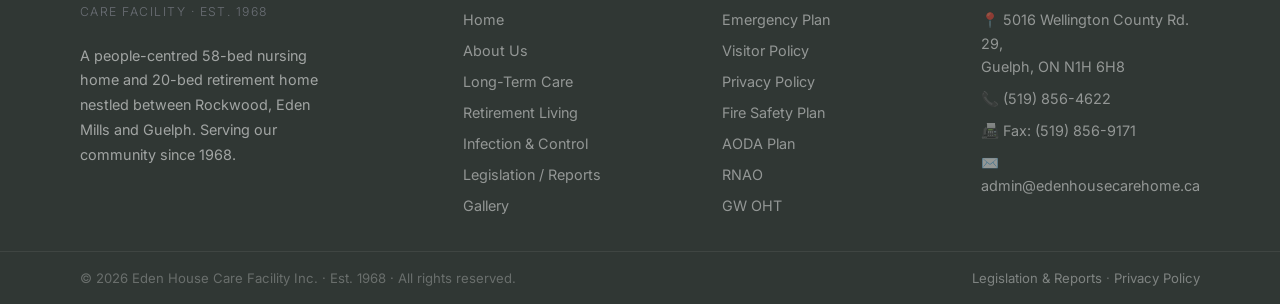
<file: contact.html>
<!DOCTYPE html>
<html lang="en">
<head>
<meta charset="UTF-8">
<meta name="viewport" content="width=device-width, initial-scale=1.0">
<title>Contact Us — Eden House Care Facility</title>
<meta name="description" content="Contact Eden House Care Facility — 5016 Wellington County Rd. 29, Guelph, ON. Phone: (519) 856-4622. Email: admin@edenhousecarehome.ca.">
<link rel="stylesheet" href="style.css">
<style>
.contact-grid { display: grid; grid-template-columns: 1fr 1.1fr; gap: 80px; align-items: start; }
.contact-info-items { display: flex; flex-direction: column; gap: 0; margin-top: 36px; }
.contact-info-item { display: flex; gap: 18px; padding: 22px 0; border-bottom: 1px solid var(--stone); align-items: flex-start; }
.contact-info-item:last-child { border-bottom: none; }
.ci-icon { width: 48px; height: 48px; min-width: 48px; background: var(--sage-pale); border-radius: 50%; display: flex; align-items: center; justify-content: center; font-size: 1.2rem; }
.ci-body h4 { font-size: 0.7rem; letter-spacing: 0.12em; text-transform: uppercase; color: var(--text-muted); margin-bottom: 5px; font-weight: 600; }
.ci-body p, .ci-body a { font-size: 0.95rem; color: var(--text); text-decoration: none; font-weight: 500; display: block; line-height: 1.55; }
.ci-body a:hover { color: var(--sage); }
.form-card { background: var(--sage-pale); border-radius: 22px; padding: 48px; }
.form-card h3 { font-family: 'Cormorant Garamond', serif; font-size: 2rem; color: var(--forest); margin-bottom: 30px; }
.form-row { display: grid; grid-template-columns: 1fr 1fr; gap: 16px; }
.form-group { display: flex; flex-direction: column; gap: 6px; margin-bottom: 16px; }
.form-group label { font-size: 0.7rem; font-weight: 600; letter-spacing: 0.1em; text-transform: uppercase; color: var(--text-muted); }
.form-group input, .form-group select, .form-group textarea {
  padding: 12px 16px; border: 1.5px solid var(--stone); border-radius: 10px;
  font-family: 'Inter', sans-serif; font-size: 0.88rem; color: var(--text);
  background: #fff; outline: none; transition: border-color 0.2s;
}
.form-group input:focus, .form-group select:focus, .form-group textarea:focus { border-color: var(--sage); }
.form-group textarea { resize: vertical; min-height: 120px; }
.btn-submit { width: 100%; background: var(--forest); color: #fff; border: none; padding: 15px; border-radius: 40px; font-size: 0.85rem; font-weight: 600; cursor: pointer; transition: background 0.25s; margin-top: 6px; font-family: 'Inter', sans-serif; }
.btn-submit:hover { background: var(--sage); }
.map-section { background: var(--stone); }
.map-wrapper { border-radius: 16px; overflow: hidden; height: 420px; margin-top: 48px; box-shadow: 0 4px 32px rgba(38,52,74,0.1); }
.map-wrapper iframe { width: 100%; height: 100%; border: none; display: block; }
.hours-grid { display: grid; grid-template-columns: repeat(3, 1fr); gap: 20px; margin-top: 48px; }
.hours-card { background: #fff; border-radius: 16px; padding: 28px; border: 1px solid var(--sage-light); }
.hours-card .icon { font-size: 1.8rem; margin-bottom: 12px; }
.hours-card h4 { font-family: 'Cormorant Garamond', serif; font-size: 1.2rem; color: var(--forest); margin-bottom: 8px; }
.hours-card p { font-size: 0.83rem; color: var(--text-muted); line-height: 1.65; }
@media (max-width: 960px) { .contact-grid { grid-template-columns: 1fr; gap: 44px; } .hours-grid { grid-template-columns: 1fr 1fr; } }
@media (max-width: 560px) { .form-row { grid-template-columns: 1fr; } .hours-grid { grid-template-columns: 1fr; } .form-card { padding: 28px 20px; } }
</style>
</head>
<body>

<nav id="navbar">
  <a class="nav-logo" href="index.html">Eden House <span>Care Facility · Est. 1968</span></a>
  <ul class="nav-links">
    <li><a href="index.html">Home</a></li>
    <li><a href="about.html">About</a></li>
    <li><a href="long-term-care.html">Long-Term Care</a></li>
    <li><a href="retirement-home.html">Retirement Living</a></li>
    <li><a href="infection-control.html">Infection &amp; Control</a></li>
    <li><a href="legislation.html">Legislation</a></li>
    <li><a href="gallery.html">Gallery</a></li>
    <li><a href="contact.html" class="btn-contact active">Book a Tour</a></li>
  </ul>
  <button class="hamburger" id="hamburger" onclick="toggleMenu()" aria-label="Open menu"><span></span><span></span><span></span></button>
</nav>
<div class="mobile-menu" id="mobileMenu">
  <a href="index.html" onclick="toggleMenu()">Home</a>
  <a href="about.html" onclick="toggleMenu()">About Us</a>
  <a href="long-term-care.html" onclick="toggleMenu()">Long-Term Care</a>
  <a href="retirement-home.html" onclick="toggleMenu()">Retirement Living</a>
  <a href="infection-control.html" onclick="toggleMenu()">Infection &amp; Control</a>
  <a href="legislation.html" onclick="toggleMenu()">Legislation / Reports</a>
  <a href="gallery.html" onclick="toggleMenu()">Gallery</a>
  <a href="contact.html" onclick="toggleMenu()">Contact Us</a>
</div>

<!-- PAGE HERO -->
<div class="page-hero">
  <p class="breadcrumb"><a href="index.html">Home</a><span>/</span>Contact</p>
  <h1>Get in <em>Touch</em></h1>
  <p>We'd love to hear from you. Whether you're exploring care options, visiting a loved one, or interested in joining our team — we're here to help.</p>
</div>

<!-- CONTACT MAIN -->
<section class="section" style="background:var(--warm-white)">
  <div class="contact-grid">
    <div class="reveal">
      <p class="section-eyebrow">Reach Us</p>
      <h2 class="section-title">We're Here<br><em>for You</em></h2>
      <p class="section-lead">Our team is always happy to answer questions, schedule tours, and help guide you through care options for yourself or a loved one. Don't hesitate to call, email, or stop by.</p>
      <div class="contact-info-items">
        <div class="contact-info-item">
          <div class="ci-icon">📍</div>
          <div class="ci-body">
            <h4>Address</h4>
            <p>5016 Wellington County Rd. 29</p>
            <p>Guelph, Ontario, N1H 6H8, Canada</p>
          </div>
        </div>
        <div class="contact-info-item">
          <div class="ci-icon">📞</div>
          <div class="ci-body">
            <h4>Phone</h4>
            <a href="tel:+15198564622">(519) 856-4622</a>
          </div>
        </div>
        <div class="contact-info-item">
          <div class="ci-icon">📠</div>
          <div class="ci-body">
            <h4>Fax</h4>
            <p>(519) 856-9171</p>
          </div>
        </div>
        <div class="contact-info-item">
          <div class="ci-icon">✉️</div>
          <div class="ci-body">
            <h4>Email</h4>
            <a href="mailto:admin@edenhousecarehome.ca">admin@edenhousecarehome.ca</a>
          </div>
        </div>
        <div class="contact-info-item">
          <div class="ci-icon">🕐</div>
          <div class="ci-body">
            <h4>Office Hours</h4>
            <p>Monday – Friday: 8:30 am – 4:30 pm</p>
            <p style="font-size:0.82rem;color:var(--text-muted);margin-top:4px;">24-hour nursing care available for all residents</p>
          </div>
        </div>
        <div class="contact-info-item">
          <div class="ci-icon">🌐</div>
          <div class="ci-body">
            <h4>Original Website</h4>
            <a href="https://edenhousecarehome.ca" target="_blank" rel="noopener">edenhousecarehome.ca</a>
          </div>
        </div>
      </div>
    </div>
    <div class="form-card reveal" style="transition-delay:0.15s">
      <h3>Send a Message</h3>
      <form id="contactForm" name="contact" method="POST" data-netlify="true" netlify-honeypot="bot-field" onsubmit="handleSubmit(event)">
        <input type="hidden" name="form-name" value="contact">
        <p style="position:absolute;left:-9999px;" aria-hidden="true">
          <label>Leave this field blank: <input name="bot-field" tabindex="-1" autocomplete="off"></label>
        </p>
        <div class="form-row">
          <div class="form-group">
            <label>First Name</label>
            <input type="text" placeholder="Jane" id="firstName" name="firstName" required>
          </div>
          <div class="form-group">
            <label>Last Name</label>
            <input type="text" placeholder="Doe" id="lastName" name="lastName" required>
          </div>
        </div>
        <div class="form-group">
          <label>Email Address</label>
          <input type="email" placeholder="jane@example.com" id="email" name="email" required>
        </div>
        <div class="form-group">
          <label>Phone Number</label>
          <input type="tel" placeholder="+1 (000) 000-0000" id="phone" name="phone">
        </div>
        <div class="form-group">
          <label>Inquiry Type</label>
          <select id="inquiryType" name="inquiryType">
            <option value="">Select…</option>
            <option>Long-Term Care Placement</option>
            <option>Retirement Home Inquiry</option>
            <option>Book a Tour</option>
            <option>Employment / Careers</option>
            <option>Volunteer Opportunities</option>
            <option>IPC / Health &amp; Safety</option>
            <option>Family Member Update</option>
            <option>General Inquiry</option>
          </select>
        </div>
        <div class="form-group">
          <label>Message</label>
          <textarea placeholder="Tell us about your situation and how we can help…" id="message" name="message" required></textarea>
        </div>
        <p id="formError" style="color:#b3261e;font-size:0.82rem;display:none;margin:-4px 0 12px;">Something went wrong sending your message — please call or email us directly instead.</p>
        <button class="btn-submit" id="submitBtn" type="submit">Send Message</button>
      </form>
    </div>
  </div>
</section>

<!-- HOURS -->
<section class="section" style="background:var(--stone)">
  <div class="reveal" style="text-align:center;max-width:580px;margin:0 auto 0">
    <p class="section-eyebrow">Hours &amp; Availability</p>
    <h2 class="section-title">Always <em>Here</em></h2>
    <p class="section-lead" style="margin:0 auto;">While our office has set hours, care never stops at Eden House.</p>
  </div>
  <div class="hours-grid">
    <div class="hours-card reveal" style="transition-delay:0.05s">
      <div class="icon">🏢</div>
      <h4>Office Hours</h4>
      <p>Monday – Friday<br>8:30 am – 4:30 pm<br><br>Our administrative team is available during office hours for inquiries, admissions and general questions.</p>
    </div>
    <div class="hours-card reveal" style="transition-delay:0.1s">
      <div class="icon">🩺</div>
      <h4>Nursing Care</h4>
      <p>24 Hours · 7 Days a Week<br><br>Qualified nursing staff are on duty around the clock for all residents in both our Long-Term Care Home and Retirement Home.</p>
    </div>
    <div class="hours-card reveal" style="transition-delay:0.15s">
      <div class="icon">👨‍👩‍👧</div>
      <h4>Family Visits</h4>
      <p>Please refer to our current Visitor Policy for visiting hours and any active protocols before your visit.<br><br><a href="legislation.html#visitor" style="color:var(--sage);font-size:0.8rem;font-weight:500;">View Visitor Policy →</a></p>
    </div>
  </div>
</section>

<!-- MAP -->
<section class="section map-section">
  <div class="reveal" style="text-align:center;max-width:560px;margin:0 auto 0">
    <p class="section-eyebrow">Find Us</p>
    <h2 class="section-title">Our <em>Location</em></h2>
    <p class="section-lead" style="margin:0 auto;">Nestled in the countryside between Rockwood, Eden Mills and Guelph — a peaceful setting surrounded by lush grounds.</p>
  </div>
  <div class="map-wrapper reveal" style="transition-delay:0.1s">
    <iframe
      src="https://www.google.com/maps/embed?pb=!1m18!1m12!1m3!1d2898.2347!2d-80.1234!3d43.6012!2m3!1f0!2f0!3f0!3m2!1i1024!2i768!4f13.1!3m3!1m2!1s0x882b8f5f5f5f5f5f%3A0x0!2s5016+Wellington+County+Rd+29%2C+Guelph%2C+ON+N1H+6H8!5e0!3m2!1sen!2sca!4v1700000000000"
      allowfullscreen="" loading="lazy" referrerpolicy="no-referrer-when-downgrade"
      title="Eden House Care Facility location map">
    </iframe>
  </div>
  <div style="text-align:center;margin-top:28px;">
    <a href="https://maps.google.com/?q=5016+Wellington+County+Rd+29,+Guelph,+ON+N1H+6H8" target="_blank" rel="noopener" class="btn-primary">Open in Google Maps</a>
  </div>
</section>

<footer>
  <div class="footer-brand">
    <a class="nav-logo" href="index.html">Eden House <span>Care Facility · Est. 1968</span></a>
    <p>A people-centred 58-bed nursing home and 20-bed retirement home nestled between Rockwood, Eden Mills and Guelph. Serving our community since 1968.</p>
  </div>
  <div>
    <h4>Navigation</h4>
    <ul>
      <li><a href="index.html">Home</a></li>
      <li><a href="about.html">About Us</a></li>
      <li><a href="long-term-care.html">Long-Term Care</a></li>
      <li><a href="retirement-home.html">Retirement Living</a></li>
      <li><a href="infection-control.html">Infection &amp; Control</a></li>
      <li><a href="legislation.html">Legislation / Reports</a></li>
      <li><a href="gallery.html">Gallery</a></li>
    </ul>
  </div>
  <div>
    <h4>Resources</h4>
    <ul>
      <li><a href="legislation.html#emergency">Emergency Plan</a></li>
      <li><a href="legislation.html#visitor">Visitor Policy</a></li>
      <li><a href="legislation.html#privacy">Privacy Policy</a></li>
      <li><a href="legislation.html#fire">Fire Safety Plan</a></li>
      <li><a href="legislation.html#aoda">AODA Plan</a></li>
      <li><a href="https://rnao.ca/" target="_blank" rel="noopener">RNAO</a></li>
      <li><a href="https://guelphwellingtonoht.com/" target="_blank" rel="noopener">GW OHT</a></li>
    </ul>
  </div>
  <div class="footer-contact">
    <h4>Contact</h4>
    <p>📍 5016 Wellington County Rd. 29,<br>Guelph, ON N1H 6H8</p>
    <p>📞 <a href="tel:+15198564622">(519) 856-4622</a></p>
    <p>📠 Fax: (519) 856-9171</p>
    <p>✉️ <a href="mailto:admin@edenhousecarehome.ca">admin@edenhousecarehome.ca</a></p>
  </div>
</footer>
<div class="footer-bottom">
  <span>© 2026 Eden House Care Facility Inc. · Est. 1968 · All rights reserved.</span>
  <span><a href="legislation.html">Legislation &amp; Reports</a> · <a href="legislation.html#privacy">Privacy Policy</a></span>
</div>

<script src="main.js"></script>
</body>
</html>
</file>
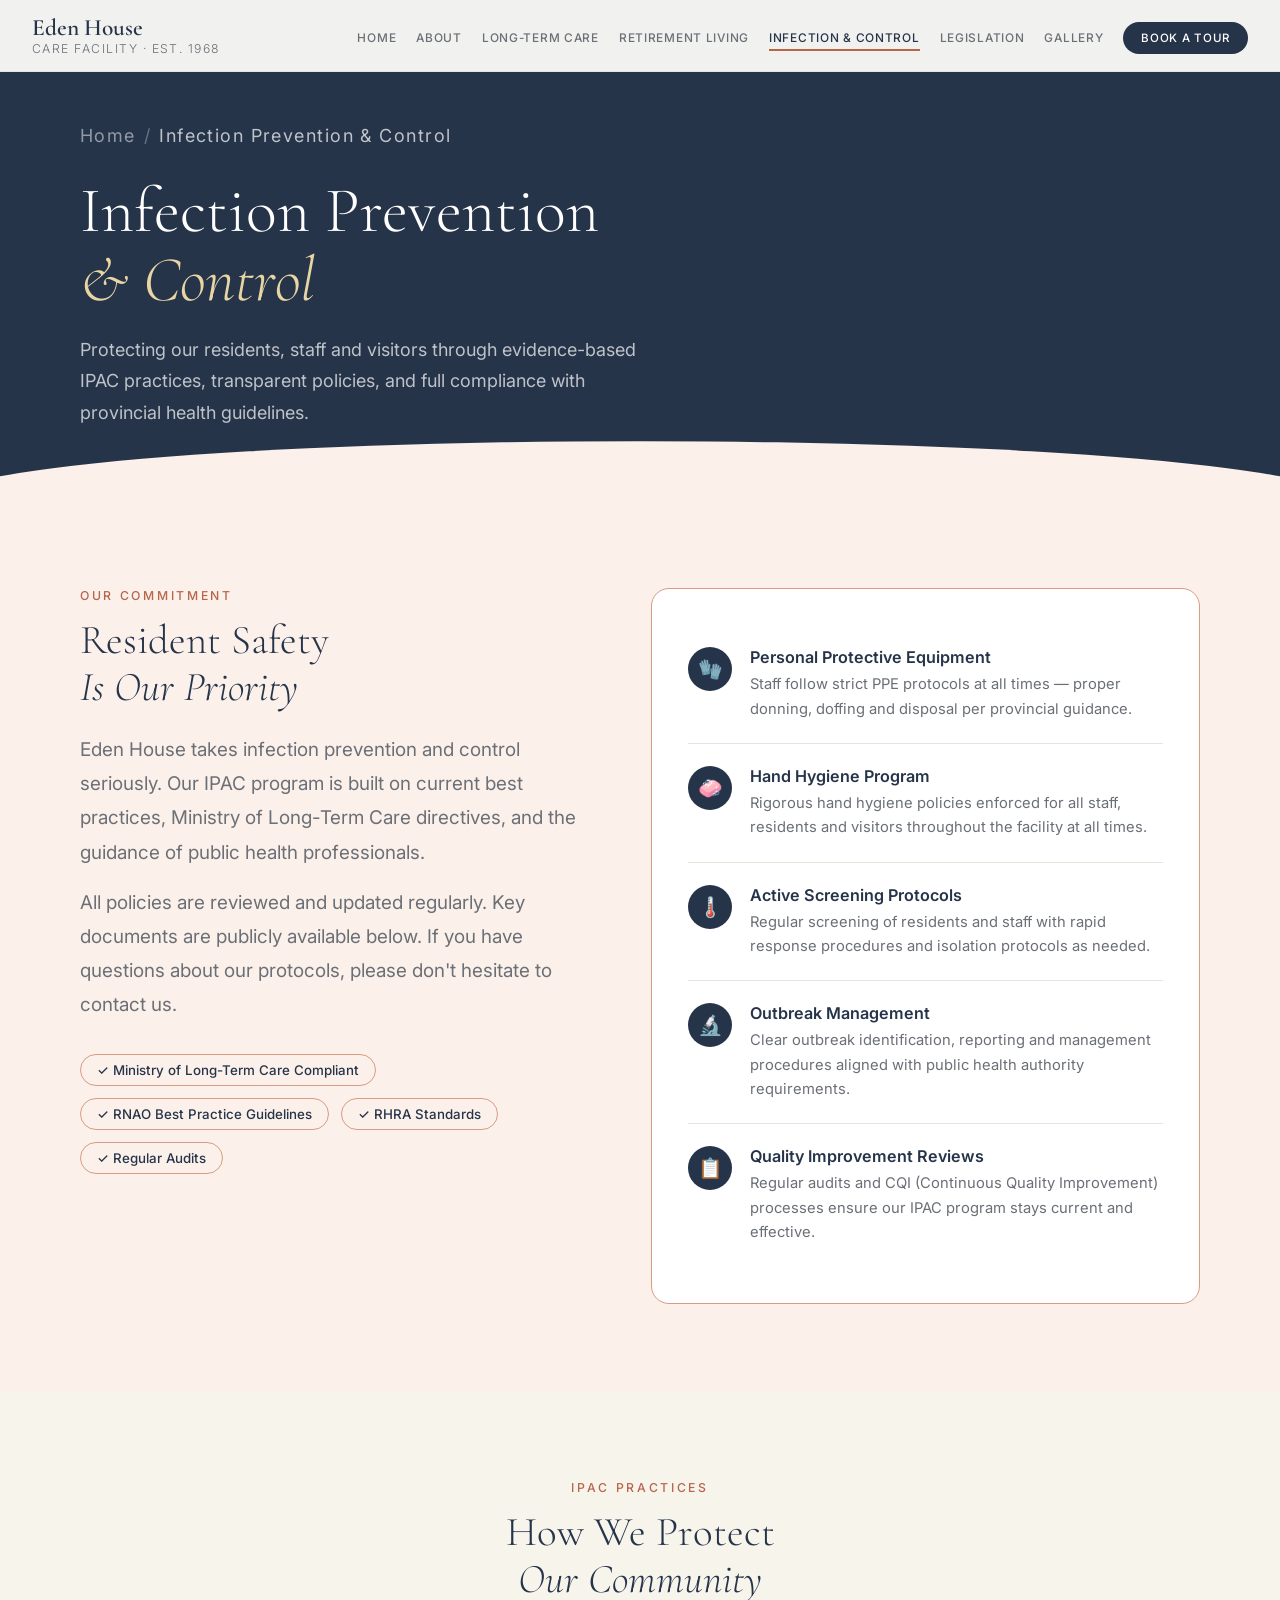
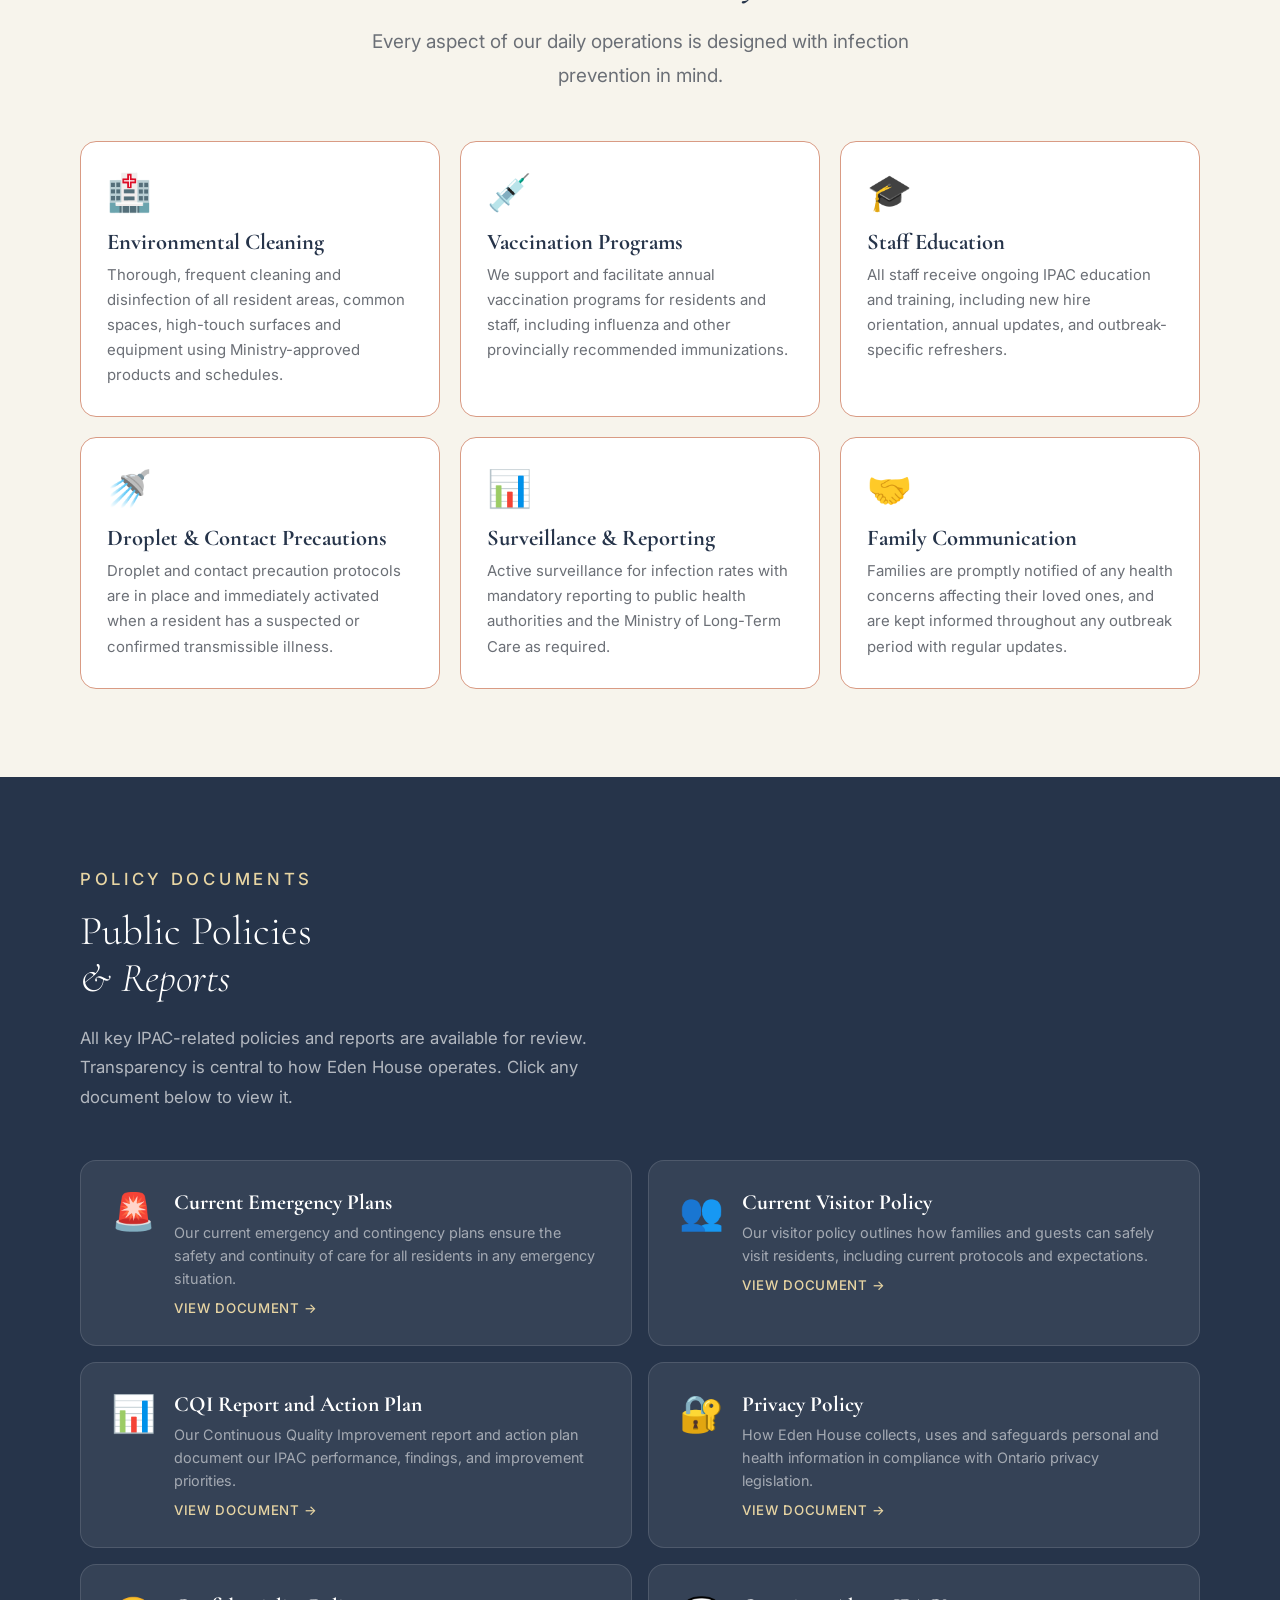
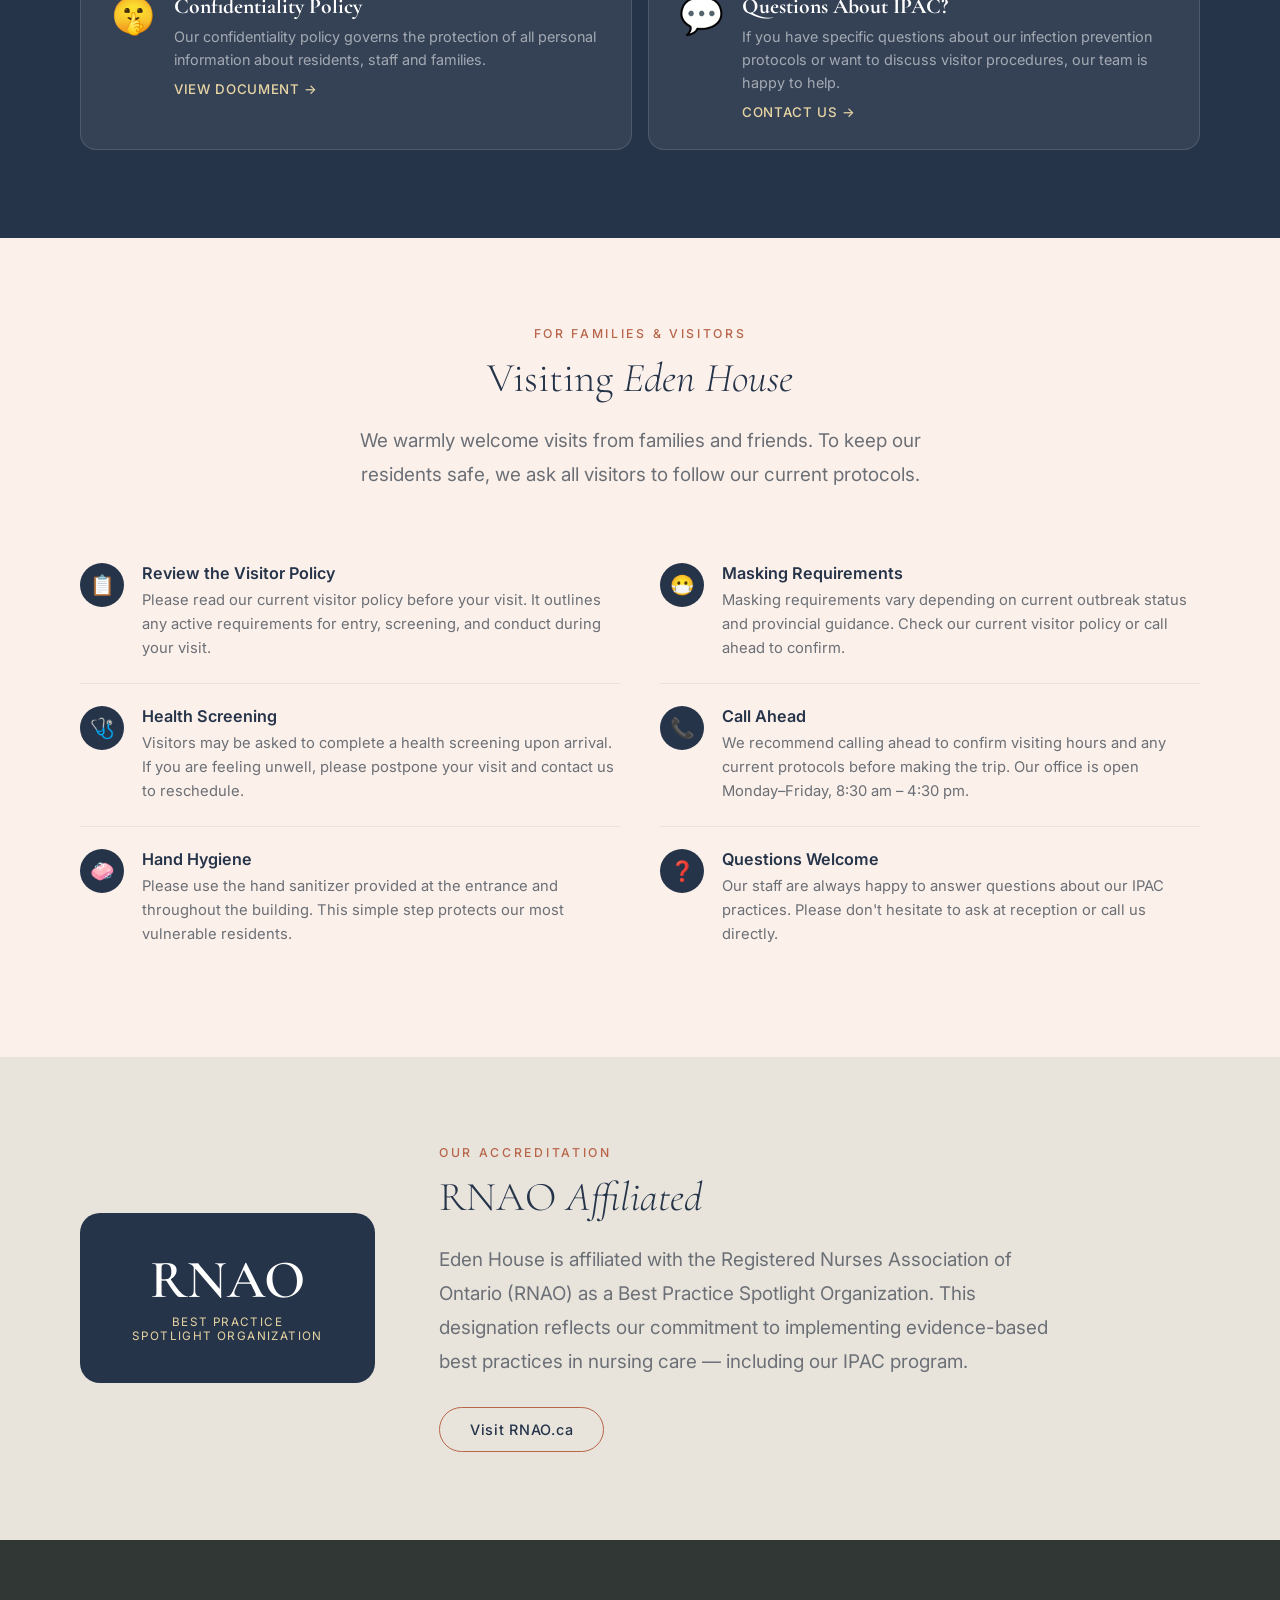
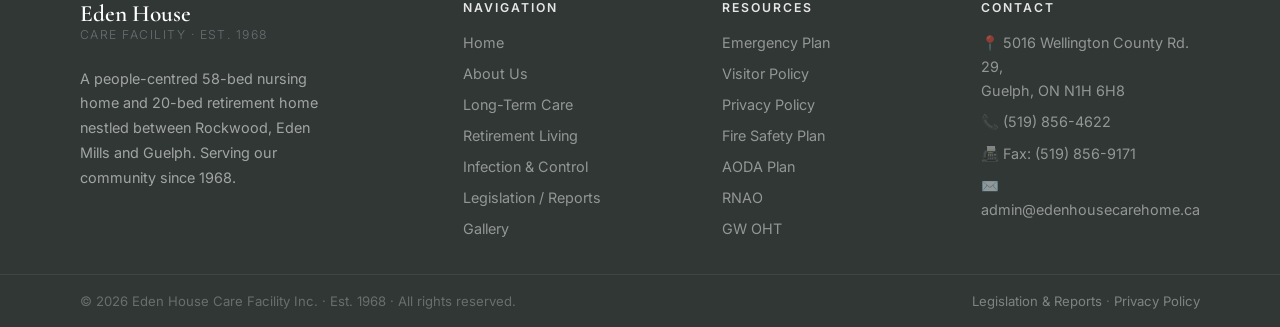
<file: infection-control.html>
<!DOCTYPE html>
<html lang="en">
<head>
<meta charset="UTF-8">
<meta name="viewport" content="width=device-width, initial-scale=1.0">
<title>Infection Prevention &amp; Control — Eden House Care Facility</title>
<meta name="description" content="Eden House's comprehensive Infection Prevention and Control (IPAC) program — policies, protocols, and documents for residents, families, and visitors.">
<link rel="stylesheet" href="style.css">
<style>
.ipc-intro-grid { display: grid; grid-template-columns: 1fr 1.1fr; gap: 72px; align-items: start; }
.protocol-grid { display: grid; grid-template-columns: repeat(3, 1fr); gap: 20px; margin-top: 48px; }
.protocol-card { background: #fff; border: 1px solid var(--sage-light); border-radius: 16px; padding: 28px 26px; transition: box-shadow 0.3s, transform 0.25s; }
.protocol-card:hover { box-shadow: 0 10px 36px rgba(38,52,74,0.11); transform: translateY(-3px); }
.protocol-card .icon { font-size: 2rem; margin-bottom: 14px; }
.protocol-card h3 { font-family: 'Cormorant Garamond', serif; font-size: 1.25rem; color: var(--forest); margin-bottom: 8px; }
.protocol-card p { font-size: 0.83rem; color: var(--text-muted); line-height: 1.68; }
.docs-section { background: var(--forest); }
.docs-section .section-eyebrow { color: var(--gold-light); }
.docs-section .section-title { color: #fff; }
.docs-section p { color: rgba(255,255,255,0.65); font-size: 0.93rem; line-height: 1.75; max-width: 560px; }
.docs-grid { display: grid; grid-template-columns: repeat(2, 1fr); gap: 16px; margin-top: 48px; }
.doc-card { background: rgba(255,255,255,0.07); border: 1px solid rgba(255,255,255,0.12); border-radius: 16px; padding: 28px 30px; text-decoration: none; color: inherit; display: flex; align-items: flex-start; gap: 18px; transition: background 0.25s, transform 0.2s; }
.doc-card:hover { background: rgba(255,255,255,0.12); transform: translateY(-2px); }
.doc-card .doc-icon { font-size: 2rem; flex-shrink: 0; }
.doc-card .doc-info h4 { font-family: 'Cormorant Garamond', serif; font-size: 1.2rem; color: #fff; margin-bottom: 6px; }
.doc-card .doc-info p { font-size: 0.8rem; color: rgba(255,255,255,0.55); line-height: 1.6; max-width: none; }
.doc-card .doc-info .doc-link { display: inline-flex; align-items: center; gap: 6px; font-size: 0.74rem; color: var(--gold-light); font-weight: 500; margin-top: 10px; letter-spacing: 0.05em; text-transform: uppercase; }
.visitor-band { background: var(--sage-pale); }
.visitor-grid { display: grid; grid-template-columns: 1fr 1fr; gap: 40px; margin-top: 48px; }
.visitor-point { display: flex; gap: 18px; padding: 22px 0; border-bottom: 1px solid var(--stone); }
.visitor-point:last-child { border-bottom: none; }
.v-icon { width: 44px; height: 44px; min-width: 44px; border-radius: 50%; background: var(--forest); color: #fff; display: flex; align-items: center; justify-content: center; font-size: 1.1rem; }
.v-text h4 { font-size: 0.9rem; font-weight: 600; color: var(--forest); margin-bottom: 5px; }
.v-text p { font-size: 0.82rem; color: var(--text-muted); line-height: 1.65; }
.bpso-band { background: var(--stone); display: flex; align-items: center; gap: 64px; flex-wrap: wrap; }
.bpso-badge { background: var(--forest); border-radius: 20px; padding: 40px 52px; text-align: center; flex-shrink: 0; color: #fff; }
.bpso-badge .big { font-family: 'Cormorant Garamond', serif; font-size: 3rem; font-weight: 600; line-height: 1; }
.bpso-badge .sub { font-size: 0.65rem; letter-spacing: 0.12em; text-transform: uppercase; color: var(--gold-light); margin-top: 8px; }
@media (max-width: 960px) { .ipc-intro-grid { grid-template-columns: 1fr; } .protocol-grid { grid-template-columns: 1fr 1fr; } .docs-grid { grid-template-columns: 1fr; } .visitor-grid { grid-template-columns: 1fr; } }
@media (max-width: 560px) { .protocol-grid { grid-template-columns: 1fr; } }
</style>
</head>
<body>

<nav id="navbar">
  <a class="nav-logo" href="index.html">Eden House <span>Care Facility · Est. 1968</span></a>
  <ul class="nav-links">
    <li><a href="index.html">Home</a></li>
    <li><a href="about.html">About</a></li>
    <li><a href="long-term-care.html">Long-Term Care</a></li>
    <li><a href="retirement-home.html">Retirement Living</a></li>
    <li><a href="infection-control.html" class="active">Infection &amp; Control</a></li>
    <li><a href="legislation.html">Legislation</a></li>
    <li><a href="gallery.html">Gallery</a></li>
    <li><a href="contact.html" class="btn-contact">Book a Tour</a></li>
  </ul>
  <button class="hamburger" id="hamburger" onclick="toggleMenu()" aria-label="Open menu"><span></span><span></span><span></span></button>
</nav>
<div class="mobile-menu" id="mobileMenu">
  <a href="index.html" onclick="toggleMenu()">Home</a>
  <a href="about.html" onclick="toggleMenu()">About Us</a>
  <a href="long-term-care.html" onclick="toggleMenu()">Long-Term Care</a>
  <a href="retirement-home.html" onclick="toggleMenu()">Retirement Living</a>
  <a href="infection-control.html" onclick="toggleMenu()">Infection &amp; Control</a>
  <a href="legislation.html" onclick="toggleMenu()">Legislation / Reports</a>
  <a href="gallery.html" onclick="toggleMenu()">Gallery</a>
  <a href="contact.html" onclick="toggleMenu()">Contact Us</a>
</div>

<!-- PAGE HERO -->
<div class="page-hero sage-bg">
  <p class="breadcrumb"><a href="index.html">Home</a><span>/</span>Infection Prevention &amp; Control</p>
  <h1>Infection Prevention<br><em>&amp; Control</em></h1>
  <p>Protecting our residents, staff and visitors through evidence-based IPAC practices, transparent policies, and full compliance with provincial health guidelines.</p>
</div>

<!-- INTRO -->
<section class="section" style="background:var(--sage-pale)">
  <div class="ipc-intro-grid">
    <div class="reveal">
      <p class="section-eyebrow">Our Commitment</p>
      <h2 class="section-title">Resident Safety<br><em>Is Our Priority</em></h2>
      <p class="section-lead">Eden House takes infection prevention and control seriously. Our IPAC program is built on current best practices, Ministry of Long-Term Care directives, and the guidance of public health professionals.</p>
      <p class="section-lead" style="margin-top:16px;">All policies are reviewed and updated regularly. Key documents are publicly available below. If you have questions about our protocols, please don't hesitate to contact us.</p>
      <div style="margin-top:32px;display:flex;gap:12px;flex-wrap:wrap;">
        <span class="pill">✓ Ministry of Long-Term Care Compliant</span>
        <span class="pill">✓ RNAO Best Practice Guidelines</span>
        <span class="pill">✓ RHRA Standards</span>
        <span class="pill">✓ Regular Audits</span>
      </div>
    </div>
    <div class="reveal" style="transition-delay:0.15s">
      <div style="background:#fff;border-radius:18px;padding:36px;border:1px solid var(--sage-light)">
        <div class="visitor-point">
          <div class="v-icon">🧤</div>
          <div class="v-text"><h4>Personal Protective Equipment</h4><p>Staff follow strict PPE protocols at all times — proper donning, doffing and disposal per provincial guidance.</p></div>
        </div>
        <div class="visitor-point">
          <div class="v-icon">🧼</div>
          <div class="v-text"><h4>Hand Hygiene Program</h4><p>Rigorous hand hygiene policies enforced for all staff, residents and visitors throughout the facility at all times.</p></div>
        </div>
        <div class="visitor-point">
          <div class="v-icon">🌡️</div>
          <div class="v-text"><h4>Active Screening Protocols</h4><p>Regular screening of residents and staff with rapid response procedures and isolation protocols as needed.</p></div>
        </div>
        <div class="visitor-point">
          <div class="v-icon">🔬</div>
          <div class="v-text"><h4>Outbreak Management</h4><p>Clear outbreak identification, reporting and management procedures aligned with public health authority requirements.</p></div>
        </div>
        <div class="visitor-point">
          <div class="v-icon">📋</div>
          <div class="v-text"><h4>Quality Improvement Reviews</h4><p>Regular audits and CQI (Continuous Quality Improvement) processes ensure our IPAC program stays current and effective.</p></div>
        </div>
      </div>
    </div>
  </div>
</section>

<!-- PROTOCOL CARDS -->
<section class="section" style="background:var(--warm-white)">
  <div class="reveal" style="text-align:center;max-width:640px;margin:0 auto 0">
    <p class="section-eyebrow">IPAC Practices</p>
    <h2 class="section-title">How We Protect<br><em>Our Community</em></h2>
    <p class="section-lead" style="margin:0 auto;">Every aspect of our daily operations is designed with infection prevention in mind.</p>
  </div>
  <div class="protocol-grid">
    <div class="protocol-card reveal" style="transition-delay:0.05s">
      <div class="icon">🏥</div>
      <h3>Environmental Cleaning</h3>
      <p>Thorough, frequent cleaning and disinfection of all resident areas, common spaces, high-touch surfaces and equipment using Ministry-approved products and schedules.</p>
    </div>
    <div class="protocol-card reveal" style="transition-delay:0.1s">
      <div class="icon">💉</div>
      <h3>Vaccination Programs</h3>
      <p>We support and facilitate annual vaccination programs for residents and staff, including influenza and other provincially recommended immunizations.</p>
    </div>
    <div class="protocol-card reveal" style="transition-delay:0.15s">
      <div class="icon">🎓</div>
      <h3>Staff Education</h3>
      <p>All staff receive ongoing IPAC education and training, including new hire orientation, annual updates, and outbreak-specific refreshers.</p>
    </div>
    <div class="protocol-card reveal" style="transition-delay:0.2s">
      <div class="icon">🚿</div>
      <h3>Droplet &amp; Contact Precautions</h3>
      <p>Droplet and contact precaution protocols are in place and immediately activated when a resident has a suspected or confirmed transmissible illness.</p>
    </div>
    <div class="protocol-card reveal" style="transition-delay:0.25s">
      <div class="icon">📊</div>
      <h3>Surveillance &amp; Reporting</h3>
      <p>Active surveillance for infection rates with mandatory reporting to public health authorities and the Ministry of Long-Term Care as required.</p>
    </div>
    <div class="protocol-card reveal" style="transition-delay:0.3s">
      <div class="icon">🤝</div>
      <h3>Family Communication</h3>
      <p>Families are promptly notified of any health concerns affecting their loved ones, and are kept informed throughout any outbreak period with regular updates.</p>
    </div>
  </div>
</section>

<!-- POLICY DOCUMENTS -->
<section class="section docs-section" id="documents">
  <div class="reveal" style="max-width:680px">
    <p class="section-eyebrow">Policy Documents</p>
    <h2 class="section-title">Public Policies<br><em>&amp; Reports</em></h2>
    <p>All key IPAC-related policies and reports are available for review. Transparency is central to how Eden House operates. Click any document below to view it.</p>
  </div>
  <div class="docs-grid">
    <a class="doc-card reveal" style="transition-delay:0.05s" href="https://universalcare.policystat.com/policy/token_access/e5ef81e5-a844-4681-a35a-f77ba1b5a38a/" target="_blank" rel="noopener">
      <div class="doc-icon">🚨</div>
      <div class="doc-info">
        <h4>Current Emergency Plans</h4>
        <p>Our current emergency and contingency plans ensure the safety and continuity of care for all residents in any emergency situation.</p>
        <span class="doc-link">View Document →</span>
      </div>
    </a>
    <a class="doc-card reveal" style="transition-delay:0.1s" href="https://universalcare.policystat.com/policy/token_access/709f1446-8157-4c70-9bd3-978a4895dc90/" target="_blank" rel="noopener">
      <div class="doc-icon">👥</div>
      <div class="doc-info">
        <h4>Current Visitor Policy</h4>
        <p>Our visitor policy outlines how families and guests can safely visit residents, including current protocols and expectations.</p>
        <span class="doc-link">View Document →</span>
      </div>
    </a>
    <a class="doc-card reveal" style="transition-delay:0.15s" href="https://universalcare.policystat.com/policy/token_access/f0a24e55-6ce1-41d3-946e-0eefd7de29c4/" target="_blank" rel="noopener">
      <div class="doc-icon">📊</div>
      <div class="doc-info">
        <h4>CQI Report and Action Plan</h4>
        <p>Our Continuous Quality Improvement report and action plan document our IPAC performance, findings, and improvement priorities.</p>
        <span class="doc-link">View Document →</span>
      </div>
    </a>
    <a class="doc-card reveal" style="transition-delay:0.2s" href="https://universalcare.policystat.com/policy/token_access/ac6adc63-691e-4830-a038-10ef07be706e/" target="_blank" rel="noopener">
      <div class="doc-icon">🔐</div>
      <div class="doc-info">
        <h4>Privacy Policy</h4>
        <p>How Eden House collects, uses and safeguards personal and health information in compliance with Ontario privacy legislation.</p>
        <span class="doc-link">View Document →</span>
      </div>
    </a>
    <a class="doc-card reveal" style="transition-delay:0.25s" href="https://universalcare.policystat.com/policy/token_access/3bc4ad2b-97bb-42a3-a103-32c5251b25a6/" target="_blank" rel="noopener">
      <div class="doc-icon">🤫</div>
      <div class="doc-info">
        <h4>Confidentiality Policy</h4>
        <p>Our confidentiality policy governs the protection of all personal information about residents, staff and families.</p>
        <span class="doc-link">View Document →</span>
      </div>
    </a>
    <a class="doc-card reveal" style="transition-delay:0.3s" href="contact.html">
      <div class="doc-icon">💬</div>
      <div class="doc-info">
        <h4>Questions About IPAC?</h4>
        <p>If you have specific questions about our infection prevention protocols or want to discuss visitor procedures, our team is happy to help.</p>
        <span class="doc-link">Contact Us →</span>
      </div>
    </a>
  </div>
</section>

<!-- VISITOR GUIDANCE -->
<section class="section visitor-band">
  <div class="reveal" style="text-align:center;max-width:640px;margin:0 auto 0">
    <p class="section-eyebrow">For Families &amp; Visitors</p>
    <h2 class="section-title">Visiting <em>Eden House</em></h2>
    <p class="section-lead" style="margin:0 auto;">We warmly welcome visits from families and friends. To keep our residents safe, we ask all visitors to follow our current protocols.</p>
  </div>
  <div class="visitor-grid">
    <div>
      <div class="visitor-point reveal" style="transition-delay:0.05s">
        <div class="v-icon">📋</div>
        <div class="v-text"><h4>Review the Visitor Policy</h4><p>Please read our current visitor policy before your visit. It outlines any active requirements for entry, screening, and conduct during your visit.</p></div>
      </div>
      <div class="visitor-point reveal" style="transition-delay:0.1s">
        <div class="v-icon">🩺</div>
        <div class="v-text"><h4>Health Screening</h4><p>Visitors may be asked to complete a health screening upon arrival. If you are feeling unwell, please postpone your visit and contact us to reschedule.</p></div>
      </div>
      <div class="visitor-point reveal" style="transition-delay:0.15s">
        <div class="v-icon">🧼</div>
        <div class="v-text"><h4>Hand Hygiene</h4><p>Please use the hand sanitizer provided at the entrance and throughout the building. This simple step protects our most vulnerable residents.</p></div>
      </div>
    </div>
    <div>
      <div class="visitor-point reveal" style="transition-delay:0.05s">
        <div class="v-icon">😷</div>
        <div class="v-text"><h4>Masking Requirements</h4><p>Masking requirements vary depending on current outbreak status and provincial guidance. Check our current visitor policy or call ahead to confirm.</p></div>
      </div>
      <div class="visitor-point reveal" style="transition-delay:0.1s">
        <div class="v-icon">📞</div>
        <div class="v-text"><h4>Call Ahead</h4><p>We recommend calling ahead to confirm visiting hours and any current protocols before making the trip. Our office is open Monday–Friday, 8:30 am – 4:30 pm.</p></div>
      </div>
      <div class="visitor-point reveal" style="transition-delay:0.15s">
        <div class="v-icon">❓</div>
        <div class="v-text"><h4>Questions Welcome</h4><p>Our staff are always happy to answer questions about our IPAC practices. Please don't hesitate to ask at reception or call us directly.</p></div>
      </div>
    </div>
  </div>
</section>

<!-- BPSO BAND -->
<section class="section bpso-band">
  <div class="bpso-badge reveal">
    <div class="big">RNAO</div>
    <div class="sub">Best Practice<br>Spotlight Organization</div>
  </div>
  <div class="reveal" style="flex:1;min-width:280px;transition-delay:0.15s">
    <p class="section-eyebrow">Our Accreditation</p>
    <h2 class="section-title">RNAO <em>Affiliated</em></h2>
    <p class="section-lead">Eden House is affiliated with the Registered Nurses Association of Ontario (RNAO) as a Best Practice Spotlight Organization. This designation reflects our commitment to implementing evidence-based best practices in nursing care — including our IPAC program.</p>
    <a href="https://rnao.ca/" target="_blank" rel="noopener" class="btn-outline" style="margin-top:28px;">Visit RNAO.ca</a>
  </div>
</section>

<footer>
  <div class="footer-brand">
    <a class="nav-logo" href="index.html">Eden House <span>Care Facility · Est. 1968</span></a>
    <p>A people-centred 58-bed nursing home and 20-bed retirement home nestled between Rockwood, Eden Mills and Guelph. Serving our community since 1968.</p>
  </div>
  <div>
    <h4>Navigation</h4>
    <ul>
      <li><a href="index.html">Home</a></li>
      <li><a href="about.html">About Us</a></li>
      <li><a href="long-term-care.html">Long-Term Care</a></li>
      <li><a href="retirement-home.html">Retirement Living</a></li>
      <li><a href="infection-control.html">Infection &amp; Control</a></li>
      <li><a href="legislation.html">Legislation / Reports</a></li>
      <li><a href="gallery.html">Gallery</a></li>
    </ul>
  </div>
  <div>
    <h4>Resources</h4>
    <ul>
      <li><a href="legislation.html#emergency">Emergency Plan</a></li>
      <li><a href="legislation.html#visitor">Visitor Policy</a></li>
      <li><a href="legislation.html#privacy">Privacy Policy</a></li>
      <li><a href="legislation.html#fire">Fire Safety Plan</a></li>
      <li><a href="legislation.html#aoda">AODA Plan</a></li>
      <li><a href="https://rnao.ca/" target="_blank" rel="noopener">RNAO</a></li>
      <li><a href="https://guelphwellingtonoht.com/" target="_blank" rel="noopener">GW OHT</a></li>
    </ul>
  </div>
  <div class="footer-contact">
    <h4>Contact</h4>
    <p>📍 5016 Wellington County Rd. 29,<br>Guelph, ON N1H 6H8</p>
    <p>📞 <a href="tel:+15198564622">(519) 856-4622</a></p>
    <p>📠 Fax: (519) 856-9171</p>
    <p>✉️ <a href="mailto:admin@edenhousecarehome.ca">admin@edenhousecarehome.ca</a></p>
  </div>
</footer>
<div class="footer-bottom">
  <span>© 2026 Eden House Care Facility Inc. · Est. 1968 · All rights reserved.</span>
  <span><a href="legislation.html">Legislation &amp; Reports</a> · <a href="legislation.html#privacy">Privacy Policy</a></span>
</div>

<script src="main.js"></script>
</body>
</html>
</file>
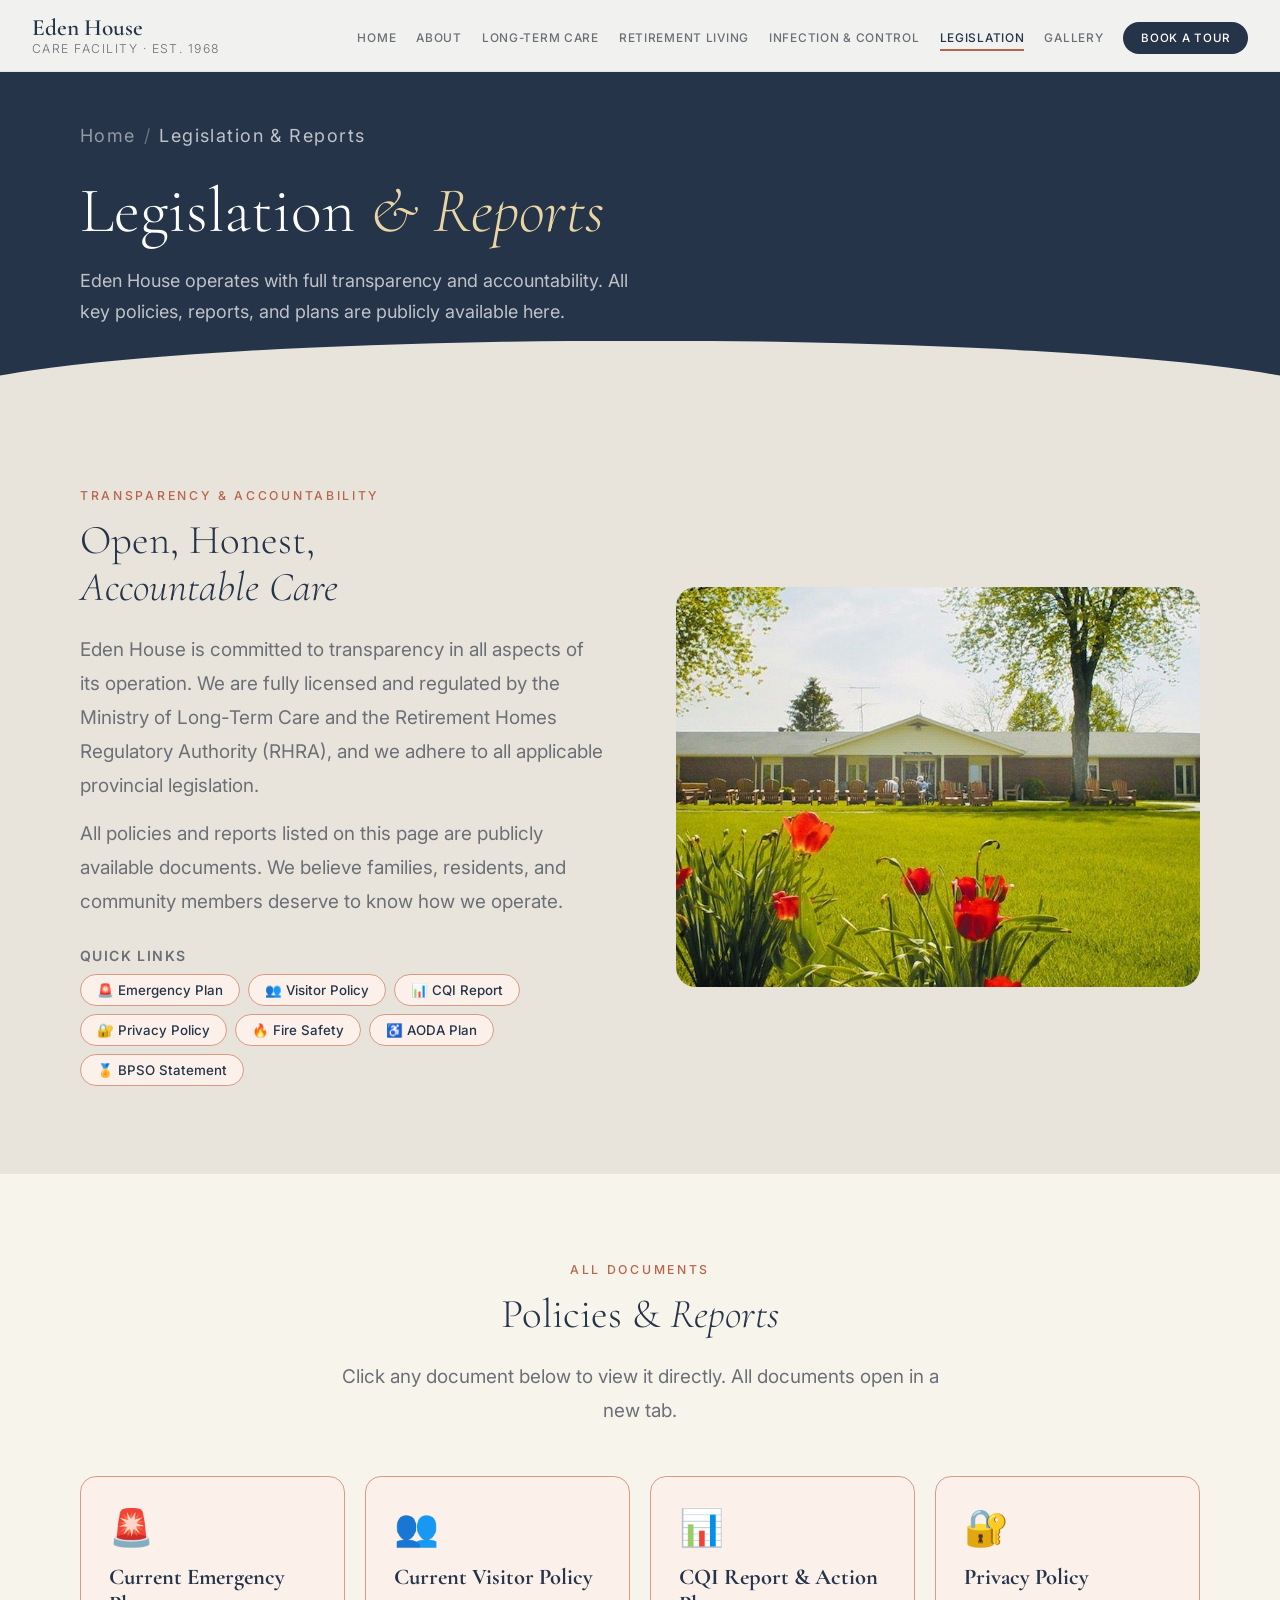
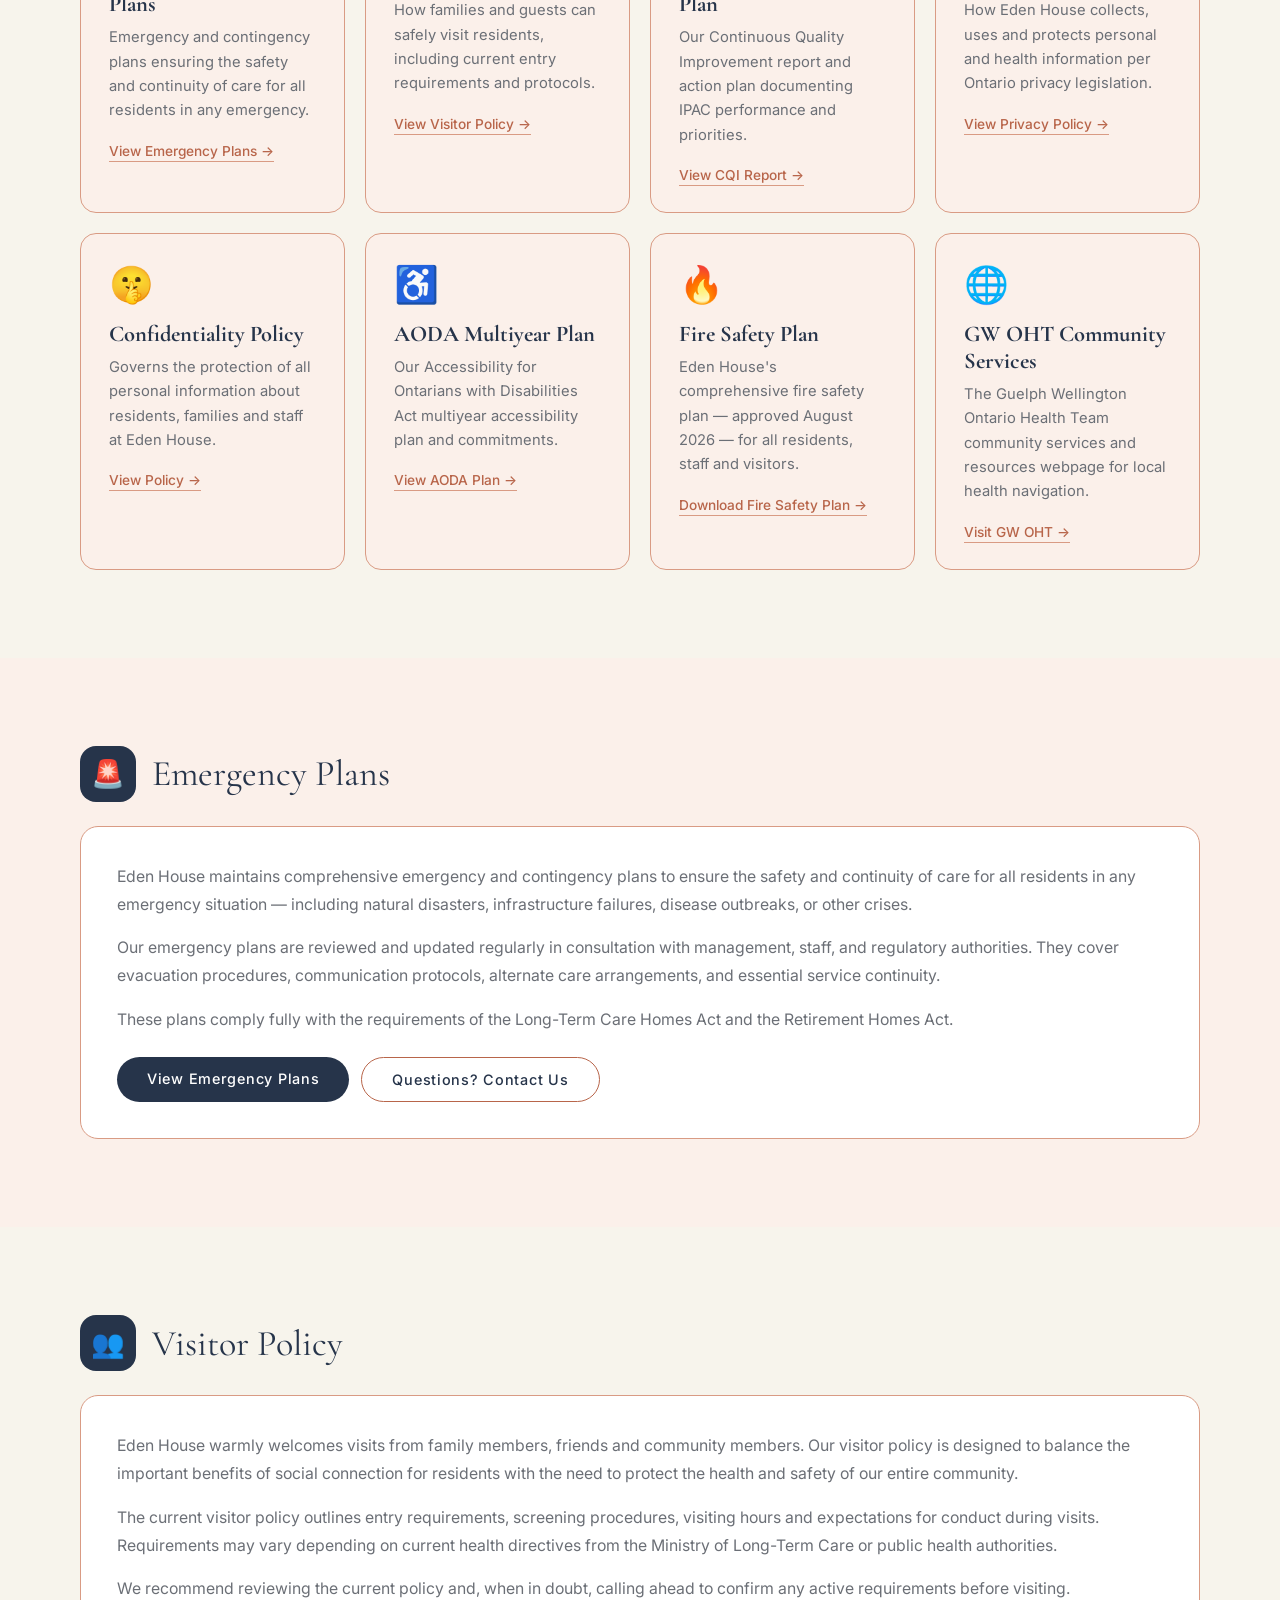
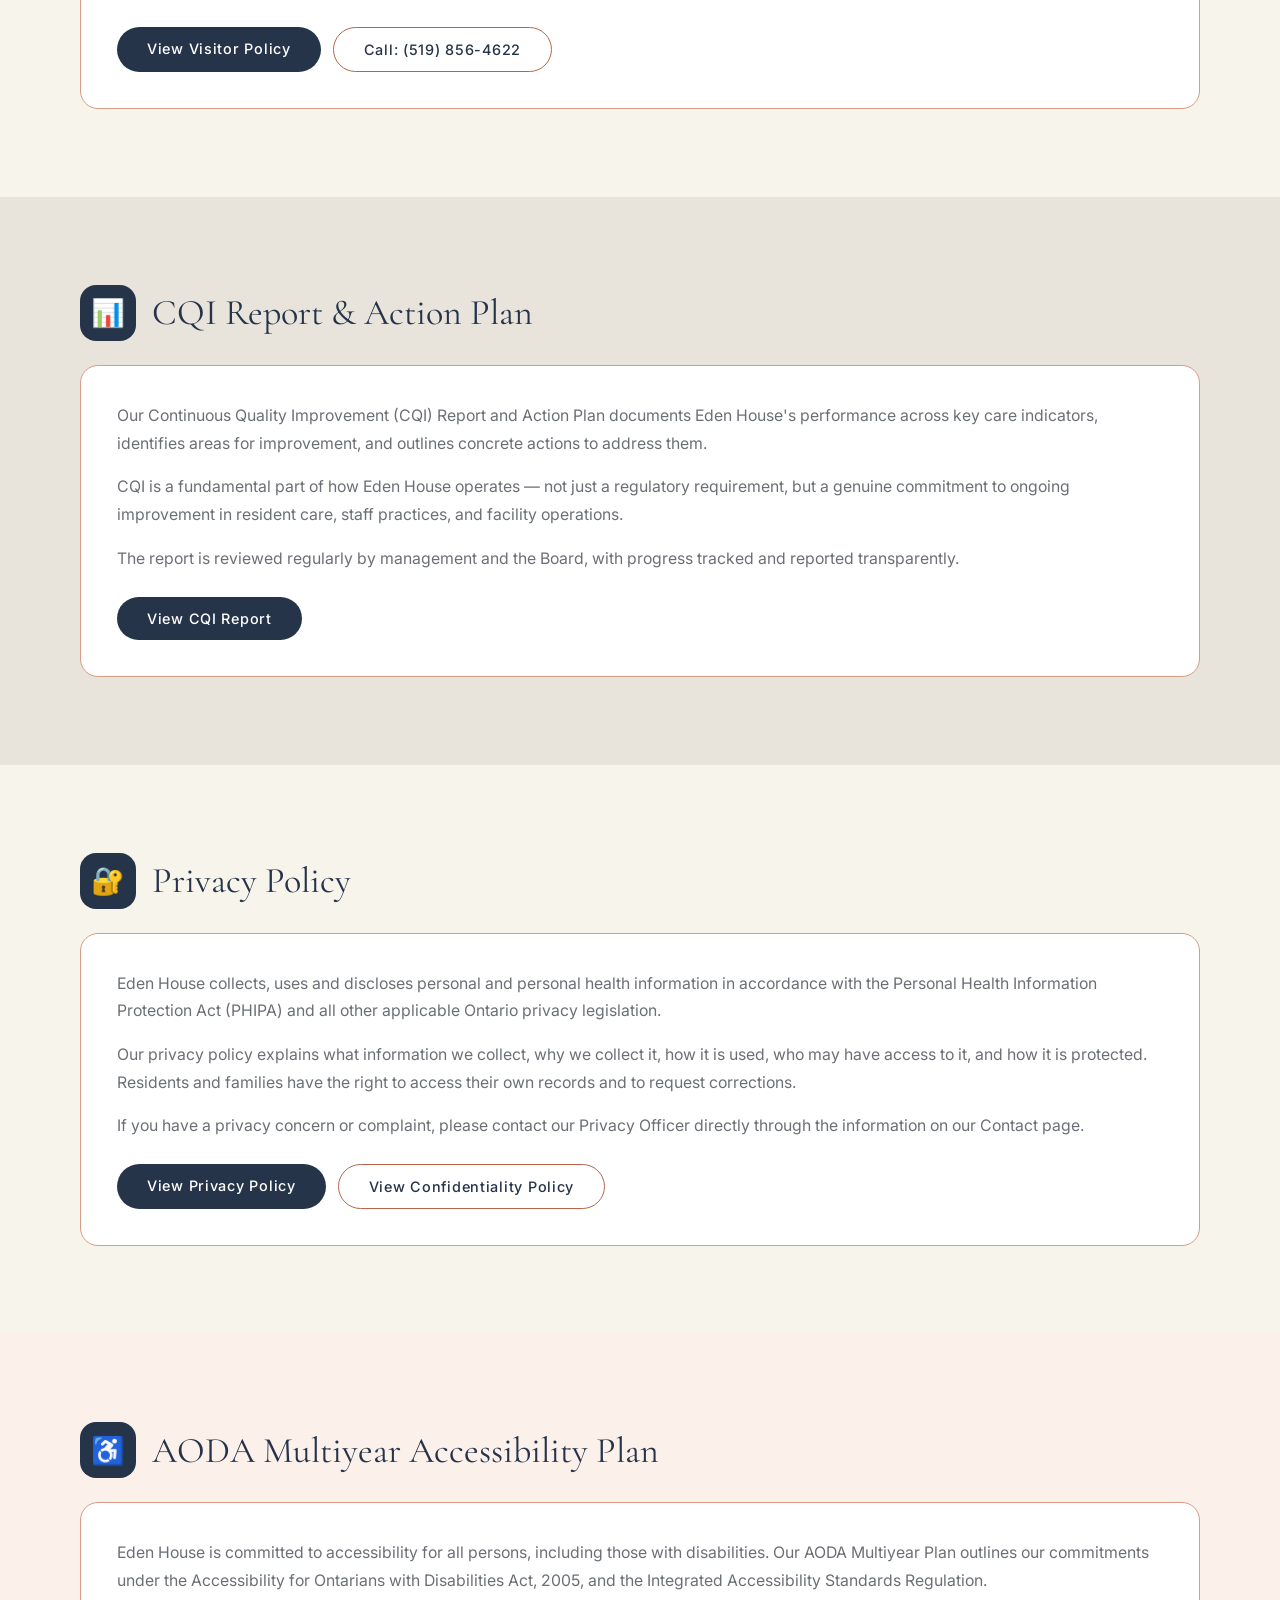
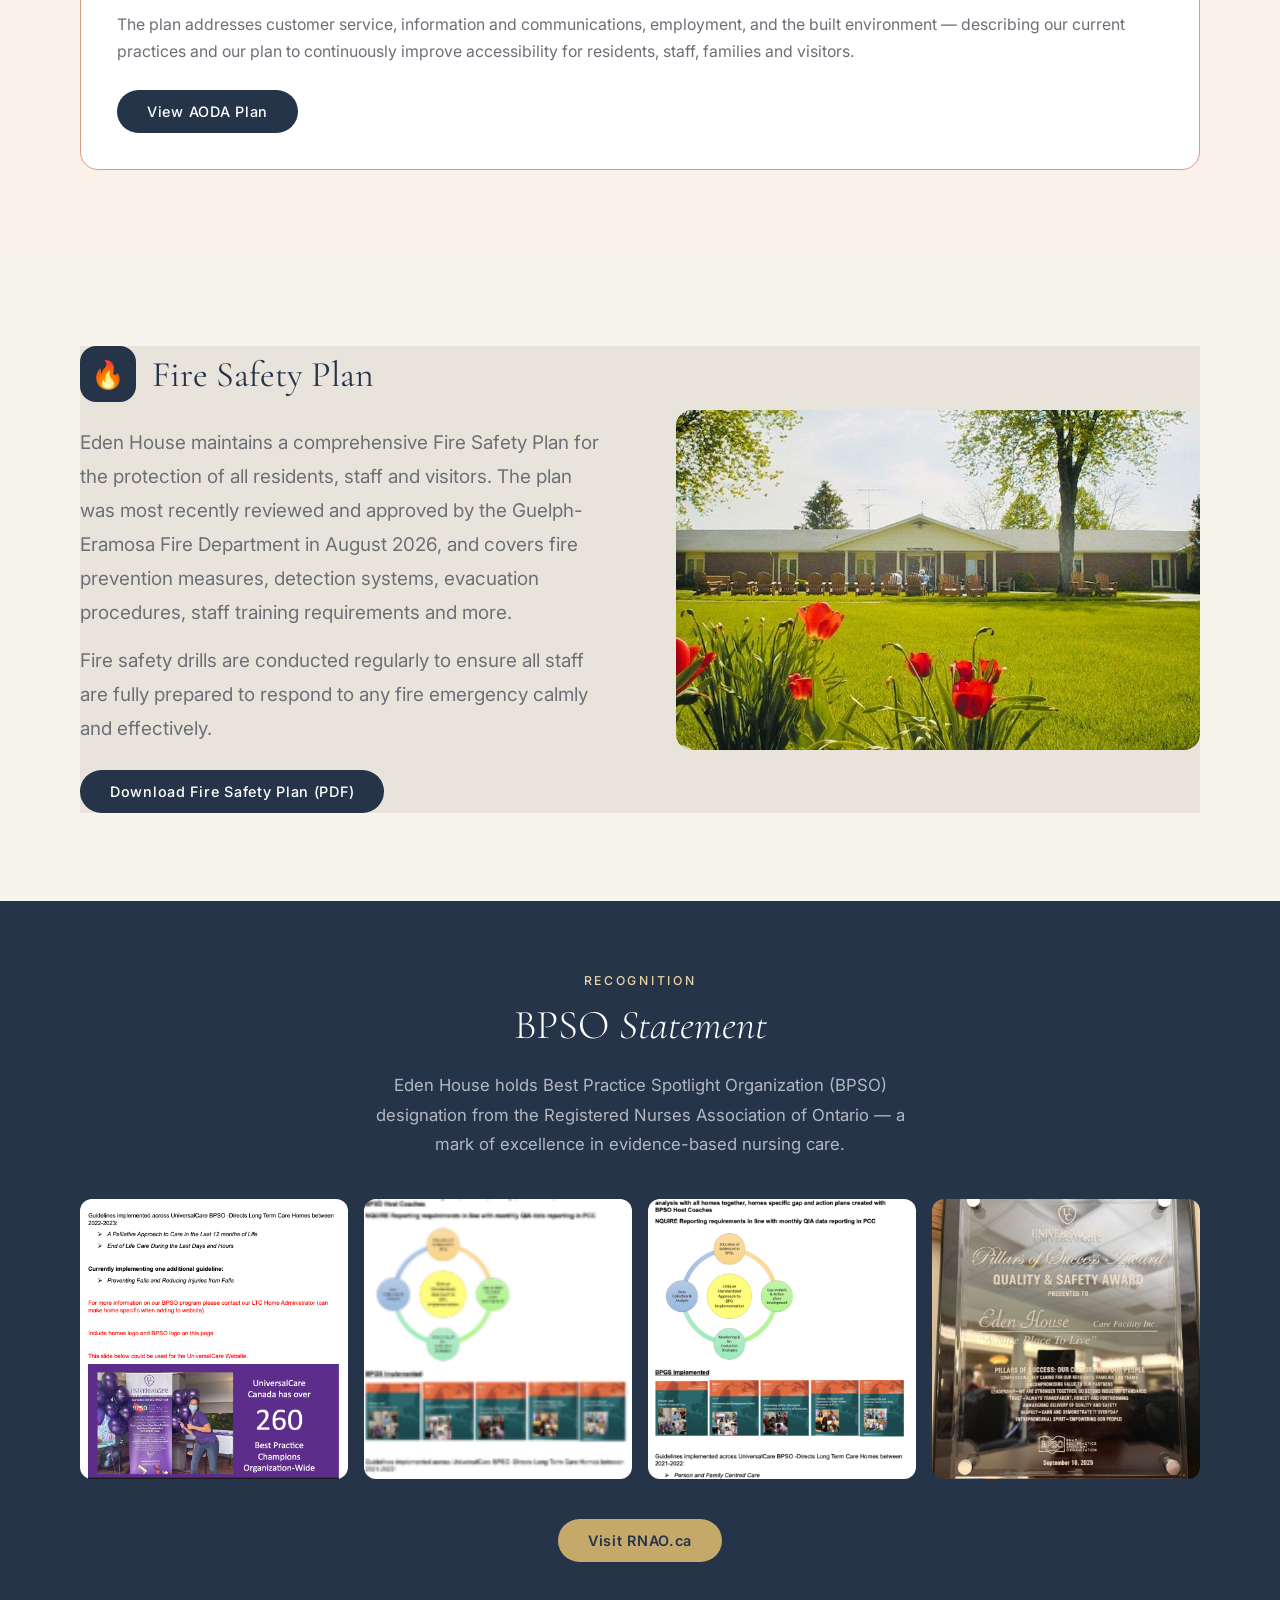
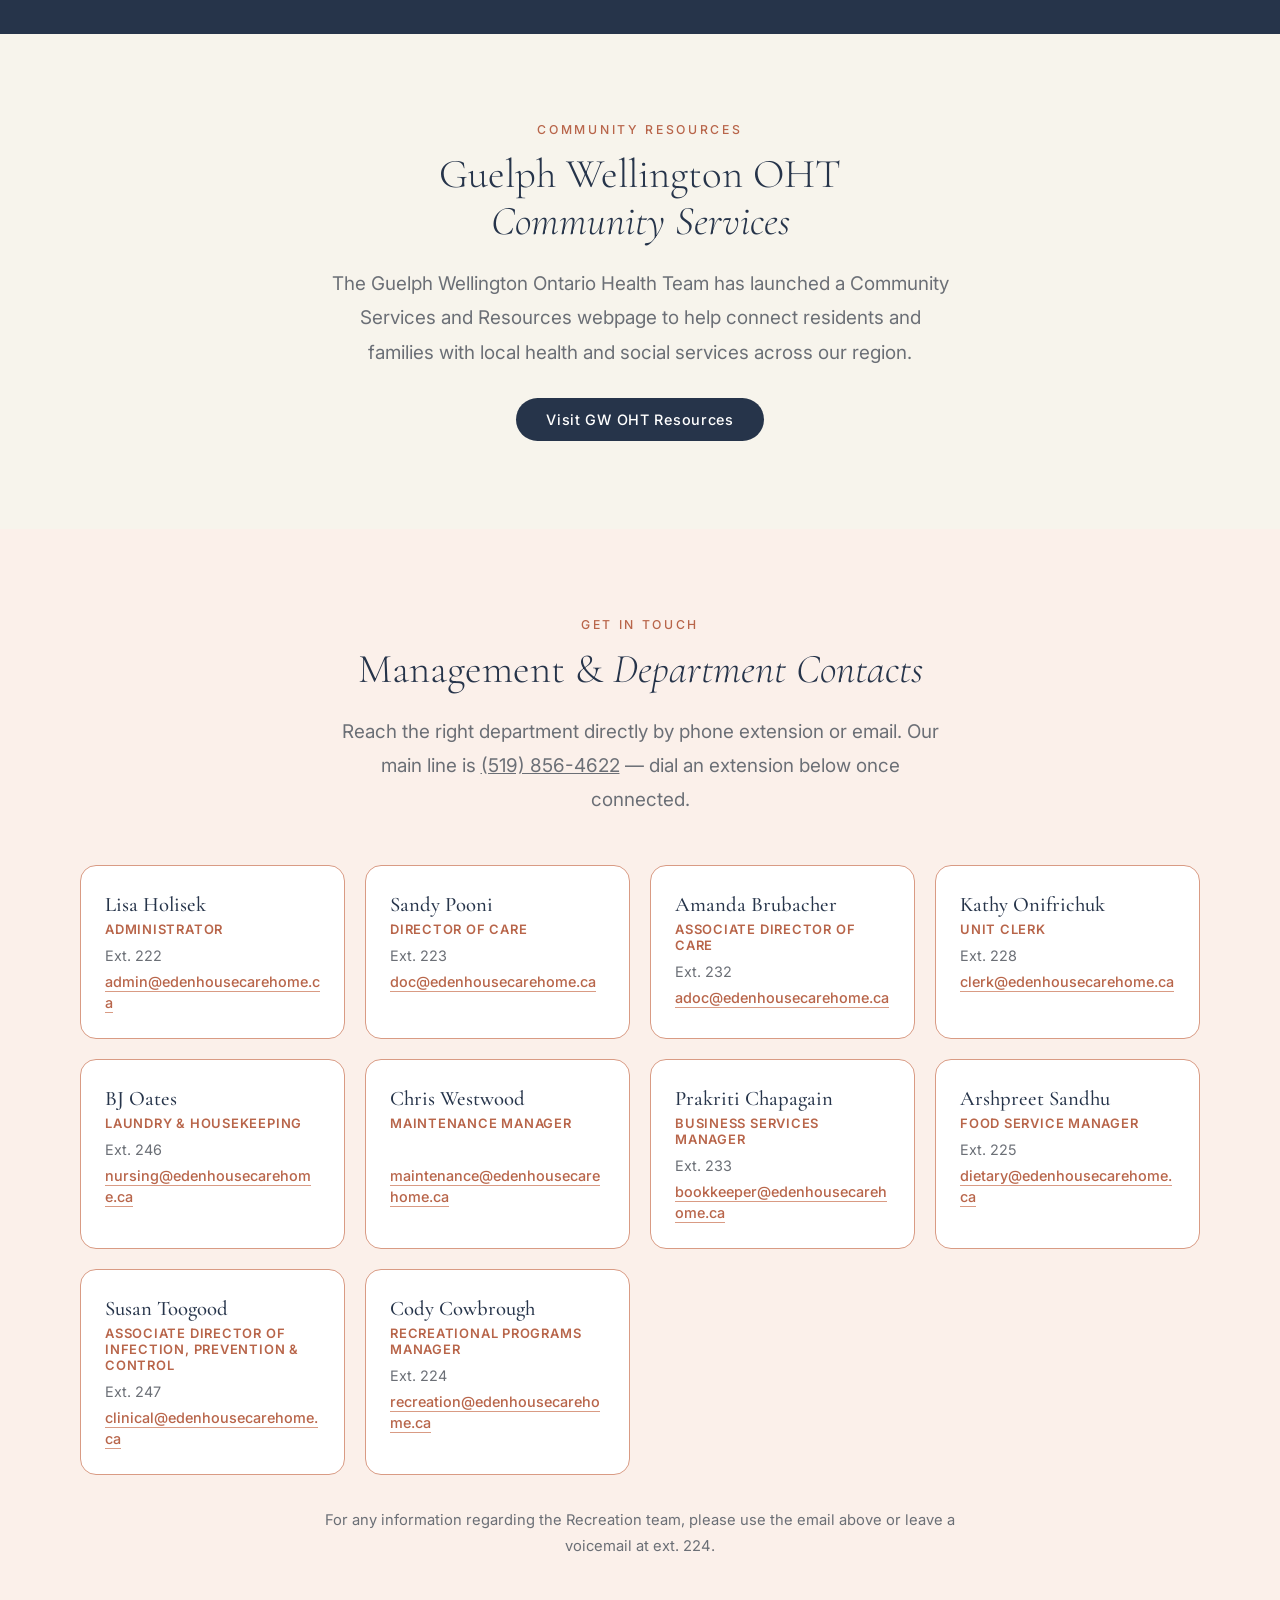
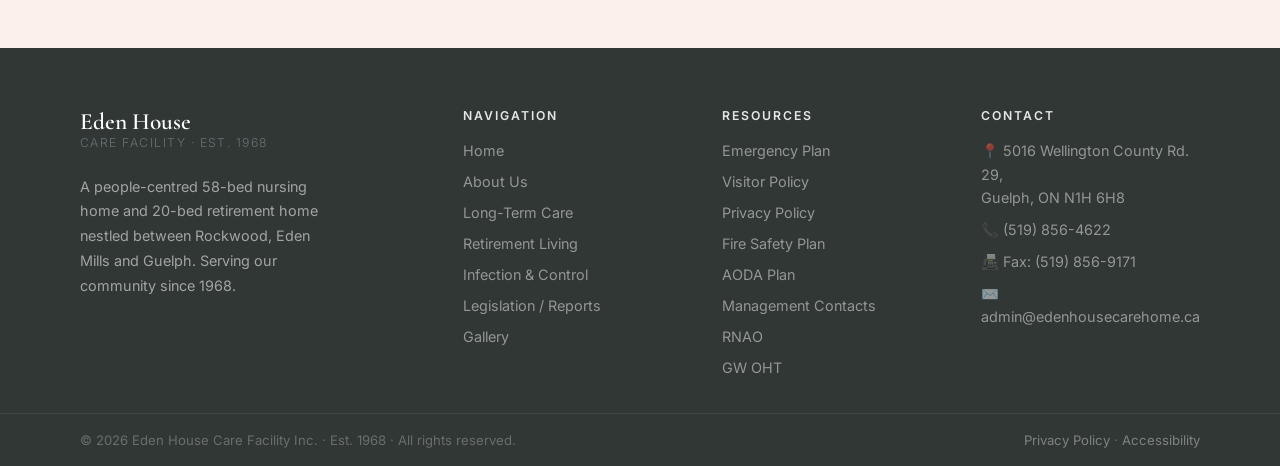
<file: legislation.html>
<!DOCTYPE html>
<html lang="en">
<head>
<meta charset="UTF-8">
<meta name="viewport" content="width=device-width, initial-scale=1.0">
<title>Legislation &amp; Reports — Eden House Care Facility</title>
<meta name="description" content="Eden House Care Facility legislation, policies and reports — Emergency Plans, Visitor Policy, Privacy, Fire Safety, AODA, CQI, BPSO Statement and more.">
<link rel="stylesheet" href="style.css">
<style>
.leg-intro { display: grid; grid-template-columns: 1fr 1fr; gap: 72px; align-items: center; }
.leg-intro-img { border-radius: 20px; overflow: hidden; }
.leg-intro-img img { width: 100%; height: 400px; object-fit: cover; }
.policy-section { scroll-margin-top: 90px; }
.policy-header { display: flex; align-items: center; gap: 16px; margin-bottom: 24px; }
.policy-icon-big { width: 56px; height: 56px; min-width: 56px; border-radius: 16px; background: var(--forest); color: #fff; display: flex; align-items: center; justify-content: center; font-size: 1.5rem; }
.policy-header h2 { font-family: 'Cormorant Garamond', serif; font-size: 2rem; color: var(--forest); font-weight: 400; }
.policy-body { background: #fff; border: 1px solid var(--sage-light); border-radius: 18px; padding: 36px; }
.policy-body p { font-size: 0.88rem; color: var(--text-muted); line-height: 1.75; margin-bottom: 16px; }
.policy-body p:last-child { margin-bottom: 0; }
.policy-link-row { display: flex; gap: 12px; flex-wrap: wrap; margin-top: 24px; }
.policy-divider { height: 1px; background: var(--stone); margin: 52px 0; }
.bpso-section { background: var(--forest); padding: 72px 80px; }
.bpso-section .section-eyebrow { color: var(--gold-light); }
.bpso-section .section-title { color: #fff; }
.bpso-imgs { display: grid; grid-template-columns: repeat(4, 1fr); gap: 16px; margin-top: 40px; }
.bpso-img { border-radius: 12px; overflow: hidden; }
.bpso-img img { width: 100%; height: 280px; object-fit: cover; }
.all-docs-grid { display: grid; grid-template-columns: repeat(auto-fill, minmax(260px, 1fr)); gap: 20px; margin-top: 48px; }
.all-doc-card { background: var(--sage-pale); border: 1px solid var(--sage-light); border-radius: 16px; padding: 28px; transition: box-shadow 0.3s, transform 0.25s; }
.all-doc-card:hover { box-shadow: 0 8px 30px rgba(38,52,74,0.1); transform: translateY(-3px); }
.all-doc-card .icon { font-size: 2rem; margin-bottom: 14px; }
.all-doc-card h3 { font-family: 'Cormorant Garamond', serif; font-size: 1.25rem; color: var(--forest); margin-bottom: 8px; }
.all-doc-card p { font-size: 0.82rem; color: var(--text-muted); line-height: 1.65; margin-bottom: 16px; }
.all-doc-card a.doc-link { font-size: 0.76rem; color: var(--sage); text-decoration: none; font-weight: 500; border-bottom: 1px solid var(--sage-light); padding-bottom: 2px; transition: color 0.2s; }
.all-doc-card a.doc-link:hover { color: var(--forest); }
.fire-band { background: var(--stone); display: grid; grid-template-columns: 1fr 1fr; gap: 72px; align-items: center; }
.fire-band .section-eyebrow { color: var(--sage); }
.gwt-section { text-align: center; }
.contact-grid { display: grid; grid-template-columns: repeat(auto-fill, minmax(260px, 1fr)); gap: 20px; margin-top: 48px; }
.contact-card { background: #fff; border: 1px solid var(--sage-light); border-radius: 16px; padding: 26px 24px; transition: box-shadow 0.3s, transform 0.25s; }
.contact-card:hover { box-shadow: 0 8px 30px rgba(38,52,74,0.1); transform: translateY(-3px); }
.contact-card h3 { font-family: 'Cormorant Garamond', serif; font-size: 1.15rem; color: var(--forest); margin-bottom: 4px; font-weight: 500; }
.contact-card .contact-role { font-size: 0.72rem; letter-spacing: .06em; text-transform: uppercase; color: var(--sage); font-weight: 600; margin-bottom: 10px; }
.contact-card .contact-ext { font-size: 0.8rem; color: var(--text-muted); margin-bottom: 6px; }
.contact-card a.contact-email { font-size: 0.8rem; color: var(--sage); text-decoration: none; font-weight: 500; border-bottom: 1px solid var(--sage-light); padding-bottom: 1px; word-break: break-all; }
.contact-card a.contact-email:hover { color: var(--forest); }
@media (max-width: 960px) { .leg-intro { grid-template-columns: 1fr; } .bpso-imgs { grid-template-columns: 1fr 1fr; } .fire-band { grid-template-columns: 1fr; } .bpso-section { padding-left: 28px; padding-right: 28px; } }
@media (max-width: 560px) { .bpso-imgs { grid-template-columns: 1fr; } }
</style>
</head>
<body>

<nav id="navbar">
  <a class="nav-logo" href="index.html">Eden House <span>Care Facility · Est. 1968</span></a>
  <ul class="nav-links">
    <li><a href="index.html">Home</a></li>
    <li><a href="about.html">About</a></li>
    <li><a href="long-term-care.html">Long-Term Care</a></li>
    <li><a href="retirement-home.html">Retirement Living</a></li>
    <li><a href="infection-control.html">Infection &amp; Control</a></li>
    <li><a href="legislation.html" class="active">Legislation</a></li>
    <li><a href="gallery.html">Gallery</a></li>
    <li><a href="contact.html" class="btn-contact">Book a Tour</a></li>
  </ul>
  <button class="hamburger" id="hamburger" onclick="toggleMenu()" aria-label="Open menu"><span></span><span></span><span></span></button>
</nav>
<div class="mobile-menu" id="mobileMenu">
  <a href="index.html" onclick="toggleMenu()">Home</a>
  <a href="about.html" onclick="toggleMenu()">About Us</a>
  <a href="long-term-care.html" onclick="toggleMenu()">Long-Term Care</a>
  <a href="retirement-home.html" onclick="toggleMenu()">Retirement Living</a>
  <a href="infection-control.html" onclick="toggleMenu()">Infection &amp; Control</a>
  <a href="legislation.html" onclick="toggleMenu()">Legislation / Reports</a>
  <a href="gallery.html" onclick="toggleMenu()">Gallery</a>
  <a href="contact.html" onclick="toggleMenu()">Contact Us</a>
</div>

<!-- PAGE HERO -->
<div class="page-hero stone-bg">
  <p class="breadcrumb"><a href="index.html">Home</a><span>/</span>Legislation &amp; Reports</p>
  <h1>Legislation <em>&amp; Reports</em></h1>
  <p>Eden House operates with full transparency and accountability. All key policies, reports, and plans are publicly available here.</p>
</div>

<!-- INTRO + QUICK LINKS -->
<section class="section" style="background:var(--stone)">
  <div class="leg-intro">
    <div class="reveal">
      <p class="section-eyebrow">Transparency &amp; Accountability</p>
      <h2 class="section-title">Open, Honest,<br><em>Accountable Care</em></h2>
      <p class="section-lead">Eden House is committed to transparency in all aspects of its operation. We are fully licensed and regulated by the Ministry of Long-Term Care and the Retirement Homes Regulatory Authority (RHRA), and we adhere to all applicable provincial legislation.</p>
      <p class="section-lead" style="margin-top:14px;">All policies and reports listed on this page are publicly available documents. We believe families, residents, and community members deserve to know how we operate.</p>
      <div style="margin-top:28px;display:flex;flex-direction:column;gap:10px;">
        <p style="font-size:0.78rem;font-weight:600;letter-spacing:0.1em;text-transform:uppercase;color:var(--text-muted);">Quick Links</p>
        <div style="display:flex;flex-wrap:wrap;gap:8px;">
          <a href="#emergency" class="pill" style="text-decoration:none;">🚨 Emergency Plan</a>
          <a href="#visitor" class="pill" style="text-decoration:none;">👥 Visitor Policy</a>
          <a href="#cqi" class="pill" style="text-decoration:none;">📊 CQI Report</a>
          <a href="#privacy" class="pill" style="text-decoration:none;">🔐 Privacy Policy</a>
          <a href="#fire" class="pill" style="text-decoration:none;">🔥 Fire Safety</a>
          <a href="#aoda" class="pill" style="text-decoration:none;">♿ AODA Plan</a>
          <a href="#bpso" class="pill" style="text-decoration:none;">🏅 BPSO Statement</a>
        </div>
      </div>
    </div>
    <div class="leg-intro-img reveal" style="transition-delay:0.15s">
      <img src="assets/site/hero-tulips-exterior.jpg" alt="Eden House building" loading="lazy">
    </div>
  </div>
</section>

<!-- ALL DOCUMENTS — QUICK OVERVIEW -->
<section class="section" style="background:var(--warm-white)">
  <div class="reveal" style="text-align:center;max-width:620px;margin:0 auto 0">
    <p class="section-eyebrow">All Documents</p>
    <h2 class="section-title">Policies &amp; <em>Reports</em></h2>
    <p class="section-lead" style="margin:0 auto;">Click any document below to view it directly. All documents open in a new tab.</p>
  </div>
  <div class="all-docs-grid">
    <div class="all-doc-card reveal" style="transition-delay:0.05s">
      <div class="icon">🚨</div>
      <h3>Current Emergency Plans</h3>
      <p>Emergency and contingency plans ensuring the safety and continuity of care for all residents in any emergency.</p>
      <a class="doc-link" href="https://universalcare.policystat.com/policy/token_access/e5ef81e5-a844-4681-a35a-f77ba1b5a38a/" target="_blank" rel="noopener">View Emergency Plans →</a>
    </div>
    <div class="all-doc-card reveal" style="transition-delay:0.1s">
      <div class="icon">👥</div>
      <h3>Current Visitor Policy</h3>
      <p>How families and guests can safely visit residents, including current entry requirements and protocols.</p>
      <a class="doc-link" href="https://universalcare.policystat.com/policy/token_access/709f1446-8157-4c70-9bd3-978a4895dc90/" target="_blank" rel="noopener">View Visitor Policy →</a>
    </div>
    <div class="all-doc-card reveal" style="transition-delay:0.15s">
      <div class="icon">📊</div>
      <h3>CQI Report &amp; Action Plan</h3>
      <p>Our Continuous Quality Improvement report and action plan documenting IPAC performance and priorities.</p>
      <a class="doc-link" href="https://universalcare.policystat.com/policy/token_access/f0a24e55-6ce1-41d3-946e-0eefd7de29c4/" target="_blank" rel="noopener">View CQI Report →</a>
    </div>
    <div class="all-doc-card reveal" style="transition-delay:0.2s">
      <div class="icon">🔐</div>
      <h3>Privacy Policy</h3>
      <p>How Eden House collects, uses and protects personal and health information per Ontario privacy legislation.</p>
      <a class="doc-link" href="https://universalcare.policystat.com/policy/token_access/ac6adc63-691e-4830-a038-10ef07be706e/" target="_blank" rel="noopener">View Privacy Policy →</a>
    </div>
    <div class="all-doc-card reveal" style="transition-delay:0.25s">
      <div class="icon">🤫</div>
      <h3>Confidentiality Policy</h3>
      <p>Governs the protection of all personal information about residents, families and staff at Eden House.</p>
      <a class="doc-link" href="https://universalcare.policystat.com/policy/token_access/3bc4ad2b-97bb-42a3-a103-32c5251b25a6/" target="_blank" rel="noopener">View Policy →</a>
    </div>
    <div class="all-doc-card reveal" style="transition-delay:0.3s">
      <div class="icon">♿</div>
      <h3>AODA Multiyear Plan</h3>
      <p>Our Accessibility for Ontarians with Disabilities Act multiyear accessibility plan and commitments.</p>
      <a class="doc-link" href="https://universalcare.policystat.com/policy/token_access/00b0821c-bac0-451e-8056-738332420e18/" target="_blank" rel="noopener">View AODA Plan →</a>
    </div>
    <div class="all-doc-card reveal" style="transition-delay:0.35s">
      <div class="icon">🔥</div>
      <h3>Fire Safety Plan</h3>
      <p>Eden House's comprehensive fire safety plan — approved August 2026 — for all residents, staff and visitors.</p>
      <a class="doc-link" href="assets/legislation/eden-house-fire-safety-plan.pdf" target="_blank" rel="noopener">Download Fire Safety Plan →</a>
    </div>
    <div class="all-doc-card reveal" style="transition-delay:0.4s">
      <div class="icon">🌐</div>
      <h3>GW OHT Community Services</h3>
      <p>The Guelph Wellington Ontario Health Team community services and resources webpage for local health navigation.</p>
      <a class="doc-link" href="https://guelphwellingtonoht.com/community-services-and-resources/" target="_blank" rel="noopener">Visit GW OHT →</a>
    </div>
  </div>
</section>

<!-- DETAILED SECTIONS WITH ANCHORS -->
<section class="section policy-section" id="emergency" style="background:var(--sage-pale)">
  <div class="policy-header reveal">
    <div class="policy-icon-big">🚨</div>
    <h2>Emergency Plans</h2>
  </div>
  <div class="policy-body reveal" style="transition-delay:0.1s">
    <p>Eden House maintains comprehensive emergency and contingency plans to ensure the safety and continuity of care for all residents in any emergency situation — including natural disasters, infrastructure failures, disease outbreaks, or other crises.</p>
    <p>Our emergency plans are reviewed and updated regularly in consultation with management, staff, and regulatory authorities. They cover evacuation procedures, communication protocols, alternate care arrangements, and essential service continuity.</p>
    <p>These plans comply fully with the requirements of the Long-Term Care Homes Act and the Retirement Homes Act.</p>
    <div class="policy-link-row">
      <a href="https://universalcare.policystat.com/policy/token_access/e5ef81e5-a844-4681-a35a-f77ba1b5a38a/" target="_blank" rel="noopener" class="btn-primary">View Emergency Plans</a>
      <a href="contact.html" class="btn-outline">Questions? Contact Us</a>
    </div>
  </div>
</section>

<section class="section policy-section" id="visitor" style="background:var(--warm-white)">
  <div class="policy-header reveal">
    <div class="policy-icon-big">👥</div>
    <h2>Visitor Policy</h2>
  </div>
  <div class="policy-body reveal" style="transition-delay:0.1s">
    <p>Eden House warmly welcomes visits from family members, friends and community members. Our visitor policy is designed to balance the important benefits of social connection for residents with the need to protect the health and safety of our entire community.</p>
    <p>The current visitor policy outlines entry requirements, screening procedures, visiting hours and expectations for conduct during visits. Requirements may vary depending on current health directives from the Ministry of Long-Term Care or public health authorities.</p>
    <p>We recommend reviewing the current policy and, when in doubt, calling ahead to confirm any active requirements before visiting.</p>
    <div class="policy-link-row">
      <a href="https://universalcare.policystat.com/policy/token_access/709f1446-8157-4c70-9bd3-978a4895dc90/" target="_blank" rel="noopener" class="btn-primary">View Visitor Policy</a>
      <a href="tel:+15198564622" class="btn-outline">Call: (519) 856-4622</a>
    </div>
  </div>
</section>

<section class="section policy-section" id="cqi" style="background:var(--stone)">
  <div class="policy-header reveal">
    <div class="policy-icon-big">📊</div>
    <h2>CQI Report &amp; Action Plan</h2>
  </div>
  <div class="policy-body reveal" style="transition-delay:0.1s">
    <p>Our Continuous Quality Improvement (CQI) Report and Action Plan documents Eden House's performance across key care indicators, identifies areas for improvement, and outlines concrete actions to address them.</p>
    <p>CQI is a fundamental part of how Eden House operates — not just a regulatory requirement, but a genuine commitment to ongoing improvement in resident care, staff practices, and facility operations.</p>
    <p>The report is reviewed regularly by management and the Board, with progress tracked and reported transparently.</p>
    <div class="policy-link-row">
      <a href="https://universalcare.policystat.com/policy/token_access/f0a24e55-6ce1-41d3-946e-0eefd7de29c4/" target="_blank" rel="noopener" class="btn-primary">View CQI Report</a>
    </div>
  </div>
</section>

<section class="section policy-section" id="privacy" style="background:var(--warm-white)">
  <div class="policy-header reveal">
    <div class="policy-icon-big">🔐</div>
    <h2>Privacy Policy</h2>
  </div>
  <div class="policy-body reveal" style="transition-delay:0.1s">
    <p>Eden House collects, uses and discloses personal and personal health information in accordance with the Personal Health Information Protection Act (PHIPA) and all other applicable Ontario privacy legislation.</p>
    <p>Our privacy policy explains what information we collect, why we collect it, how it is used, who may have access to it, and how it is protected. Residents and families have the right to access their own records and to request corrections.</p>
    <p>If you have a privacy concern or complaint, please contact our Privacy Officer directly through the information on our Contact page.</p>
    <div class="policy-link-row">
      <a href="https://universalcare.policystat.com/policy/token_access/ac6adc63-691e-4830-a038-10ef07be706e/" target="_blank" rel="noopener" class="btn-primary">View Privacy Policy</a>
      <a href="https://universalcare.policystat.com/policy/token_access/3bc4ad2b-97bb-42a3-a103-32c5251b25a6/" target="_blank" rel="noopener" class="btn-outline">View Confidentiality Policy</a>
    </div>
  </div>
</section>

<section class="section policy-section" id="aoda" style="background:var(--sage-pale)">
  <div class="policy-header reveal">
    <div class="policy-icon-big">♿</div>
    <h2>AODA Multiyear Accessibility Plan</h2>
  </div>
  <div class="policy-body reveal" style="transition-delay:0.1s">
    <p>Eden House is committed to accessibility for all persons, including those with disabilities. Our AODA Multiyear Plan outlines our commitments under the Accessibility for Ontarians with Disabilities Act, 2005, and the Integrated Accessibility Standards Regulation.</p>
    <p>The plan addresses customer service, information and communications, employment, and the built environment — describing our current practices and our plan to continuously improve accessibility for residents, staff, families and visitors.</p>
    <div class="policy-link-row">
      <a href="https://universalcare.policystat.com/policy/token_access/00b0821c-bac0-451e-8056-738332420e18/" target="_blank" rel="noopener" class="btn-primary">View AODA Plan</a>
    </div>
  </div>
</section>

<section class="section policy-section" id="fire" style="background:var(--warm-white)">
  <div class="fire-band">
    <div class="reveal">
      <div class="policy-header">
        <div class="policy-icon-big">🔥</div>
        <h2>Fire Safety Plan</h2>
      </div>
      <p class="section-lead">Eden House maintains a comprehensive Fire Safety Plan for the protection of all residents, staff and visitors. The plan was most recently reviewed and approved by the Guelph-Eramosa Fire Department in August 2026, and covers fire prevention measures, detection systems, evacuation procedures, staff training requirements and more.</p>
      <p class="section-lead" style="margin-top:14px;">Fire safety drills are conducted regularly to ensure all staff are fully prepared to respond to any fire emergency calmly and effectively.</p>
      <div class="policy-link-row">
        <a href="assets/legislation/eden-house-fire-safety-plan.pdf" target="_blank" rel="noopener" class="btn-primary">Download Fire Safety Plan (PDF)</a>
      </div>
    </div>
    <div class="reveal" style="transition-delay:0.15s">
      <img src="assets/site/exterior-tulips-porch.jpg" alt="Eden House" loading="lazy" style="border-radius:16px;width:100%;height:340px;object-fit:cover;">
    </div>
  </div>
</section>

<!-- BPSO STATEMENT -->
<section class="bpso-section policy-section" id="bpso">
  <div class="reveal" style="text-align:center;max-width:640px;margin:0 auto 0">
    <p class="section-eyebrow">Recognition</p>
    <h2 class="section-title">BPSO <em>Statement</em></h2>
    <p style="color:rgba(255,255,255,0.65);font-size:0.93rem;max-width:540px;margin:0 auto;line-height:1.75;">Eden House holds Best Practice Spotlight Organization (BPSO) designation from the Registered Nurses Association of Ontario — a mark of excellence in evidence-based nursing care.</p>
  </div>
  <div class="bpso-imgs">
    <div class="bpso-img reveal" style="transition-delay:0.05s">
      <img src="assets/uploads/Screenshot-2024-07-02-at-9.05.03-PM.png" alt="BPSO Statement page 3" loading="lazy">
    </div>
    <div class="bpso-img reveal" style="transition-delay:0.12s">
     <img src="assets/uploads/Screenshot-2024-07-02-at-9.04.57-PM-150x150.png" alt="BPSO Statement page 2" loading="lazy">
    </div>
    <div class="bpso-img reveal" style="transition-delay:0.2s">
     <img src="assets/uploads/Screenshot-2024-07-02-at-9.04.57-PM-768x1090.png" alt="BPSO Statement page 1" loading="lazy">
    </div>
    <div class="bpso-img reveal" style="transition-delay:0.28s">
      <img src="assets/site/pillars-success-award.jpg" alt="Pillars of Success Award - Quality and Safety Award presented to Eden House" loading="lazy">
    </div>
  </div>
  <div style="text-align:center;margin-top:40px;">
    <a href="https://rnao.ca/" target="_blank" rel="noopener" class="btn-gold">Visit RNAO.ca</a>
  </div>
</section>

<!-- GW OHT -->
<section class="section gwt-section" style="background:var(--warm-white)">
  <div class="reveal" style="max-width:640px;margin:0 auto">
    <p class="section-eyebrow">Community Resources</p>
    <h2 class="section-title">Guelph Wellington OHT<br><em>Community Services</em></h2>
    <p class="section-lead" style="margin:0 auto 28px;">The Guelph Wellington Ontario Health Team has launched a Community Services and Resources webpage to help connect residents and families with local health and social services across our region.</p>
    <a href="https://guelphwellingtonoht.com/community-services-and-resources/" target="_blank" rel="noopener" class="btn-primary">Visit GW OHT Resources</a>
  </div>
</section>

<section class="section" id="management-contacts" style="background:var(--sage-pale)">
  <div class="reveal" style="max-width:720px;margin:0 auto 0;text-align:center">
    <p class="section-eyebrow">Get In Touch</p>
    <h2 class="section-title">Management &amp; <em>Department Contacts</em></h2>
    <p class="section-lead" style="margin:0 auto;">Reach the right department directly by phone extension or email. Our main line is <a href="tel:+15198564622">(519) 856-4622</a> — dial an extension below once connected.</p>
  </div>
  <div class="contact-grid">
    <div class="contact-card reveal">
      <h3>Lisa Holisek</h3>
      <p class="contact-role">Administrator</p>
      <p class="contact-ext">Ext. 222</p>
      <a class="contact-email" href="mailto:admin@edenhousecarehome.ca">admin@edenhousecarehome.ca</a>
    </div>
    <div class="contact-card reveal">
      <h3>Sandy Pooni</h3>
      <p class="contact-role">Director of Care</p>
      <p class="contact-ext">Ext. 223</p>
      <a class="contact-email" href="mailto:doc@edenhousecarehome.ca">doc@edenhousecarehome.ca</a>
    </div>
    <div class="contact-card reveal">
      <h3>Amanda Brubacher</h3>
      <p class="contact-role">Associate Director of Care</p>
      <p class="contact-ext">Ext. 232</p>
      <a class="contact-email" href="mailto:adoc@edenhousecarehome.ca">adoc@edenhousecarehome.ca</a>
    </div>
    <div class="contact-card reveal">
      <h3>Kathy Onifrichuk</h3>
      <p class="contact-role">Unit Clerk</p>
      <p class="contact-ext">Ext. 228</p>
      <a class="contact-email" href="mailto:clerk@edenhousecarehome.ca">clerk@edenhousecarehome.ca</a>
    </div>
    <div class="contact-card reveal">
      <h3>BJ Oates</h3>
      <p class="contact-role">Laundry &amp; Housekeeping</p>
      <p class="contact-ext">Ext. 246</p>
      <a class="contact-email" href="mailto:nursing@edenhousecarehome.ca">nursing@edenhousecarehome.ca</a>
    </div>
    <div class="contact-card reveal">
      <h3>Chris Westwood</h3>
      <p class="contact-role">Maintenance Manager</p>
      <p class="contact-ext">&nbsp;</p>
      <a class="contact-email" href="mailto:maintenance@edenhousecarehome.ca">maintenance@edenhousecarehome.ca</a>
    </div>
    <div class="contact-card reveal">
      <h3>Prakriti Chapagain</h3>
      <p class="contact-role">Business Services Manager</p>
      <p class="contact-ext">Ext. 233</p>
      <a class="contact-email" href="mailto:bookkeeper@edenhousecarehome.ca">bookkeeper@edenhousecarehome.ca</a>
    </div>
    <div class="contact-card reveal">
      <h3>Arshpreet Sandhu</h3>
      <p class="contact-role">Food Service Manager</p>
      <p class="contact-ext">Ext. 225</p>
      <a class="contact-email" href="mailto:dietary@edenhousecarehome.ca">dietary@edenhousecarehome.ca</a>
    </div>
    <div class="contact-card reveal">
      <h3>Susan Toogood</h3>
      <p class="contact-role">Associate Director of Infection, Prevention &amp; Control</p>
      <p class="contact-ext">Ext. 247</p>
      <a class="contact-email" href="mailto:clinical@edenhousecarehome.ca">clinical@edenhousecarehome.ca</a>
    </div>
    <div class="contact-card reveal">
      <h3>Cody Cowbrough</h3>
      <p class="contact-role">Recreational Programs Manager</p>
      <p class="contact-ext">Ext. 224</p>
      <a class="contact-email" href="mailto:recreation@edenhousecarehome.ca">recreation@edenhousecarehome.ca</a>
    </div>
  </div>
  <p class="section-lead" style="max-width:640px;margin:32px auto 0;text-align:center;font-size:0.82rem;">For any information regarding the Recreation team, please use the email above or leave a voicemail at ext. 224.</p>
</section>

<footer>
  <div class="footer-brand">
    <a class="nav-logo" href="index.html">Eden House <span>Care Facility · Est. 1968</span></a>
    <p>A people-centred 58-bed nursing home and 20-bed retirement home nestled between Rockwood, Eden Mills and Guelph. Serving our community since 1968.</p>
  </div>
  <div>
    <h4>Navigation</h4>
    <ul>
      <li><a href="index.html">Home</a></li>
      <li><a href="about.html">About Us</a></li>
      <li><a href="long-term-care.html">Long-Term Care</a></li>
      <li><a href="retirement-home.html">Retirement Living</a></li>
      <li><a href="infection-control.html">Infection &amp; Control</a></li>
      <li><a href="legislation.html">Legislation / Reports</a></li>
      <li><a href="gallery.html">Gallery</a></li>
    </ul>
  </div>
  <div>
    <h4>Resources</h4>
    <ul>
      <li><a href="#emergency">Emergency Plan</a></li>
      <li><a href="#visitor">Visitor Policy</a></li>
      <li><a href="#privacy">Privacy Policy</a></li>
      <li><a href="#fire">Fire Safety Plan</a></li>
      <li><a href="#aoda">AODA Plan</a></li>
      <li><a href="#management-contacts">Management Contacts</a></li>
      <li><a href="https://rnao.ca/" target="_blank" rel="noopener">RNAO</a></li>
      <li><a href="https://guelphwellingtonoht.com/" target="_blank" rel="noopener">GW OHT</a></li>
    </ul>
  </div>
  <div class="footer-contact">
    <h4>Contact</h4>
    <p>📍 5016 Wellington County Rd. 29,<br>Guelph, ON N1H 6H8</p>
    <p>📞 <a href="tel:+15198564622">(519) 856-4622</a></p>
    <p>📠 Fax: (519) 856-9171</p>
    <p>✉️ <a href="mailto:admin@edenhousecarehome.ca">admin@edenhousecarehome.ca</a></p>
  </div>
</footer>
<div class="footer-bottom">
  <span>© 2026 Eden House Care Facility Inc. · Est. 1968 · All rights reserved.</span>
  <span><a href="#privacy">Privacy Policy</a> · <a href="#aoda">Accessibility</a></span>
</div>

<script src="main.js"></script>
</body>
</html>
</file>
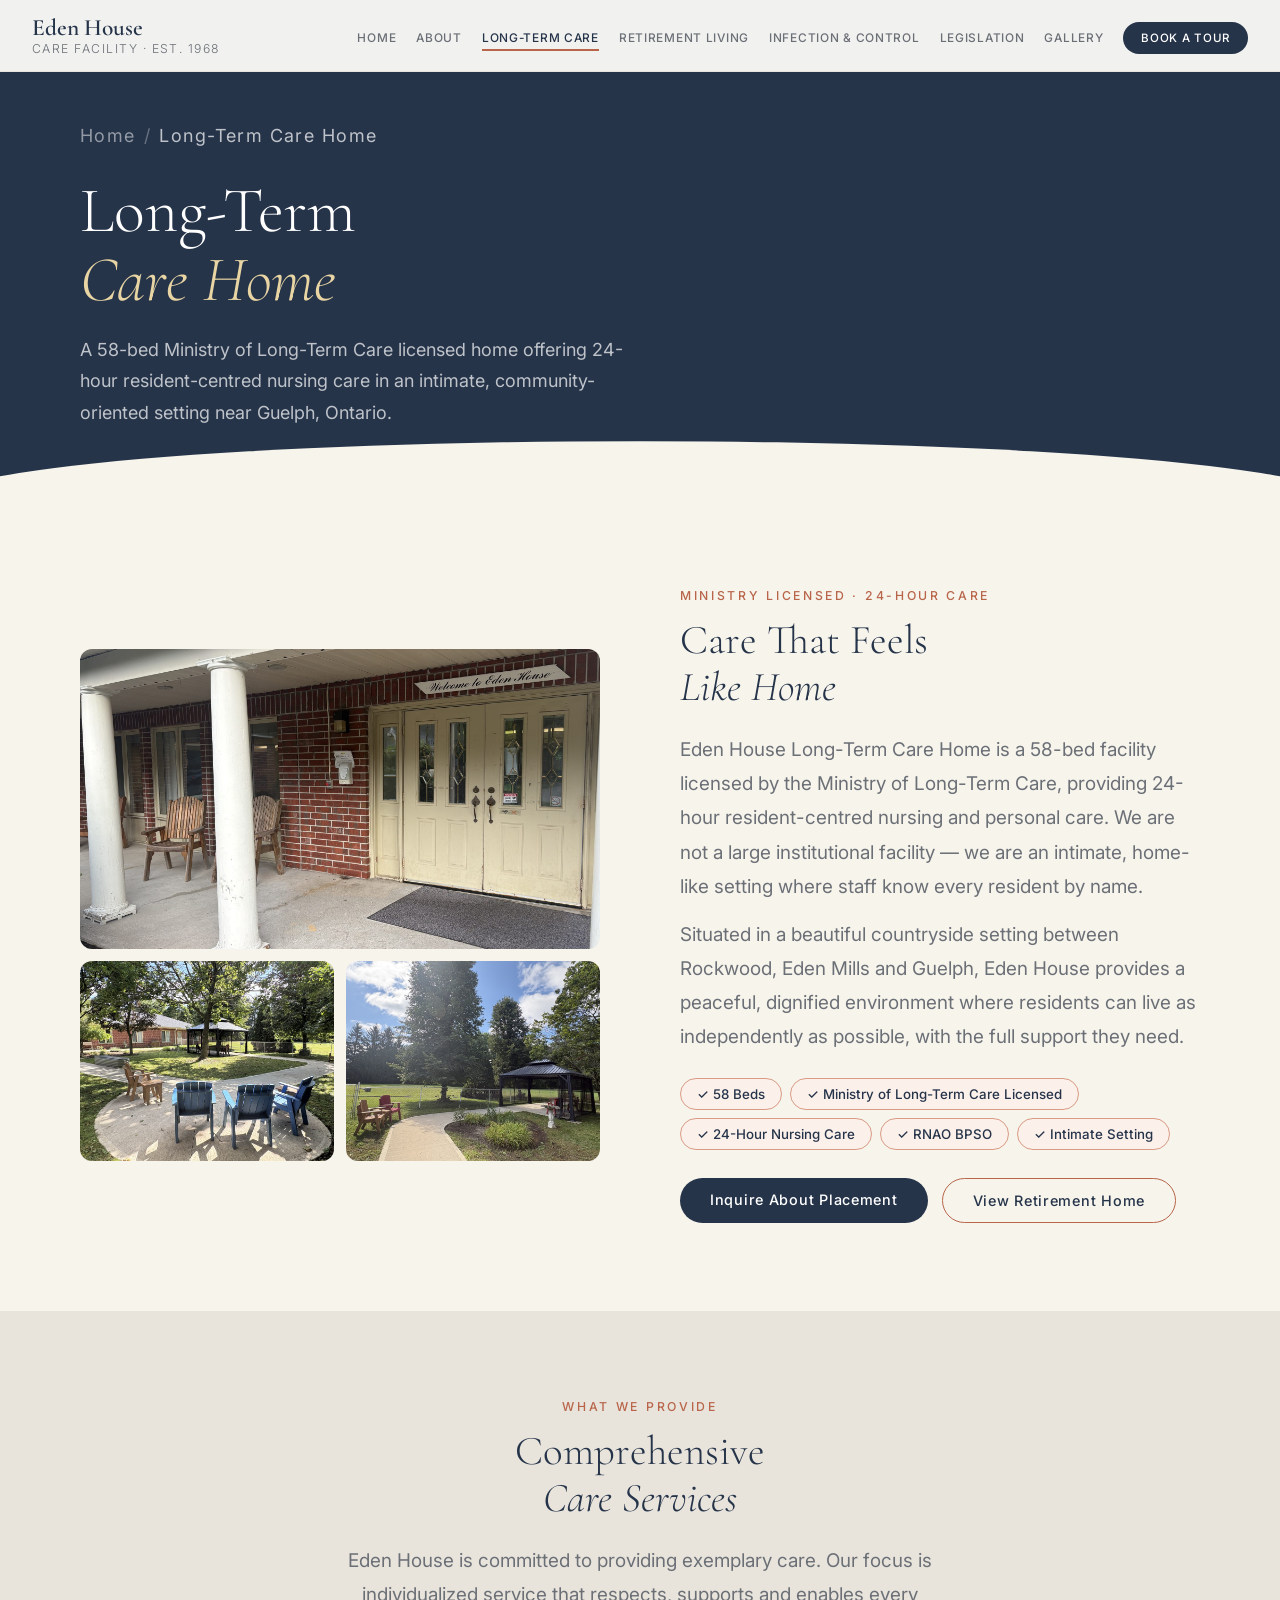
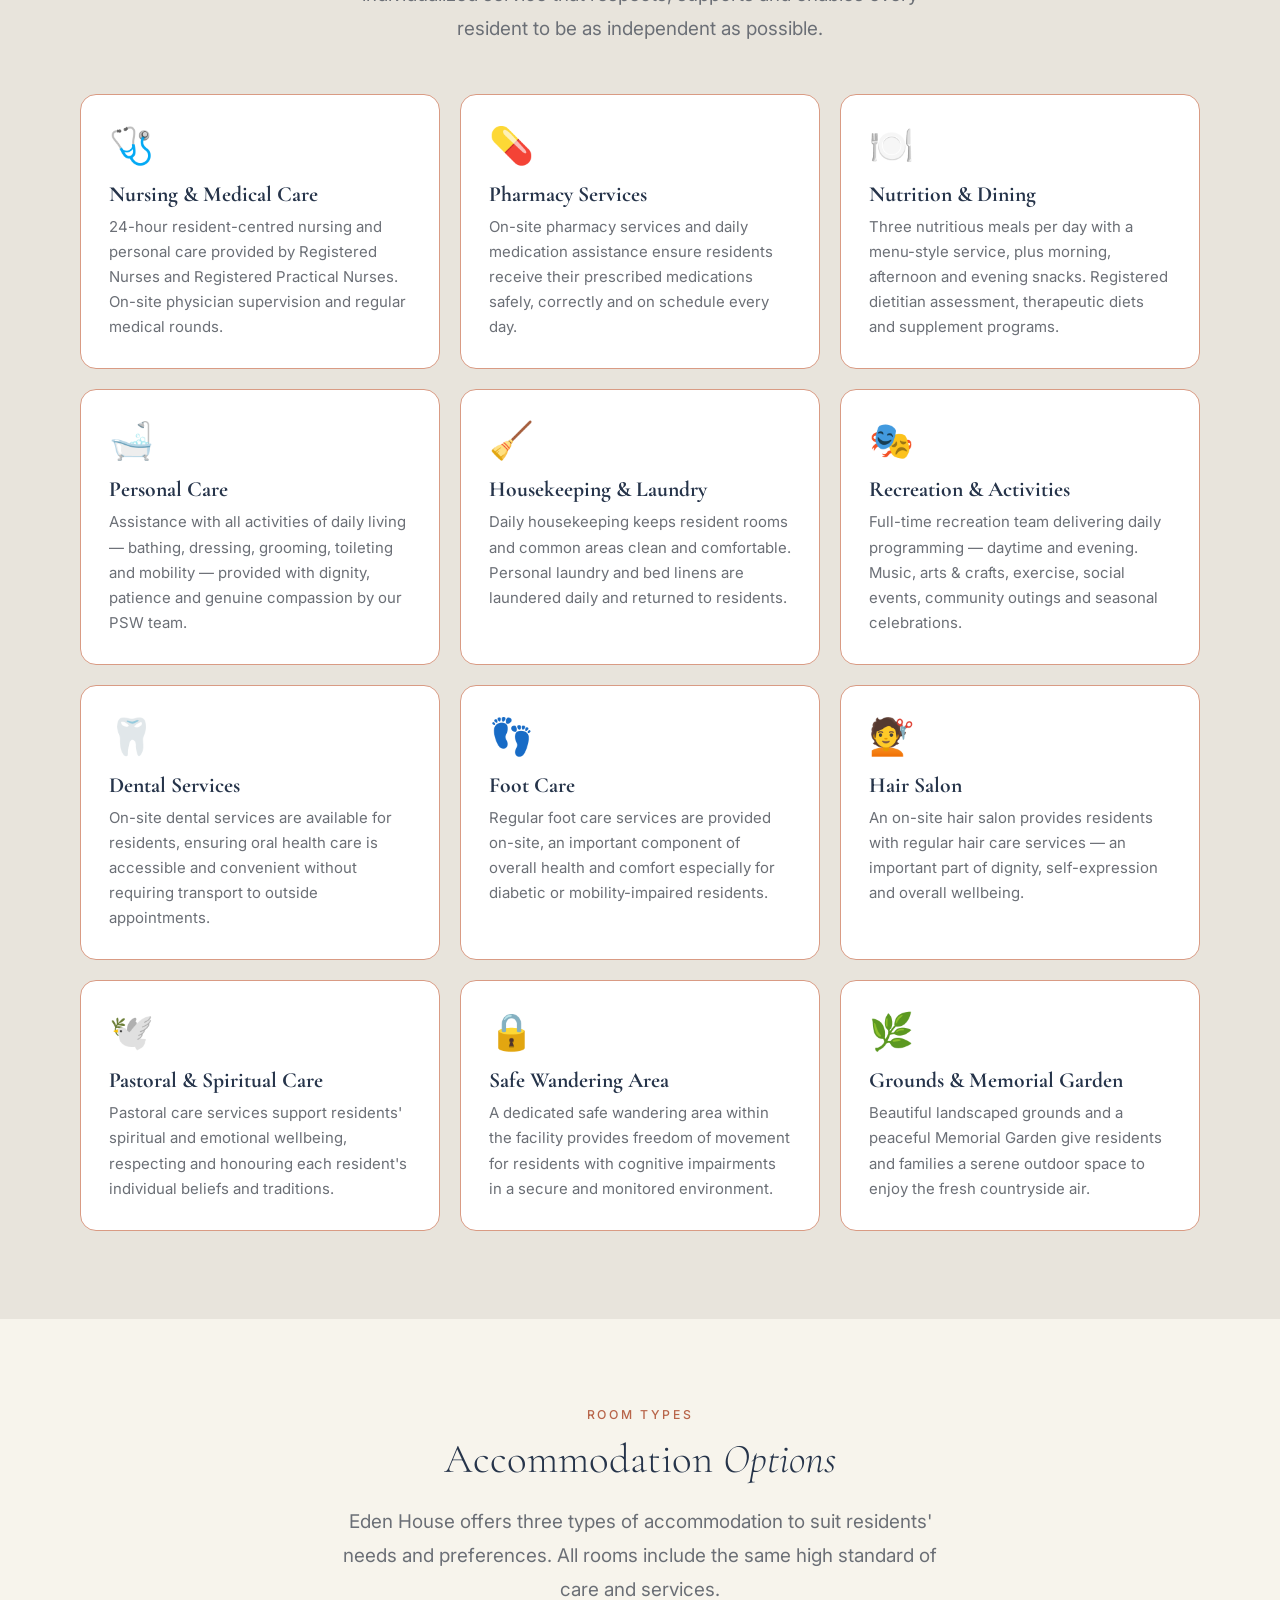
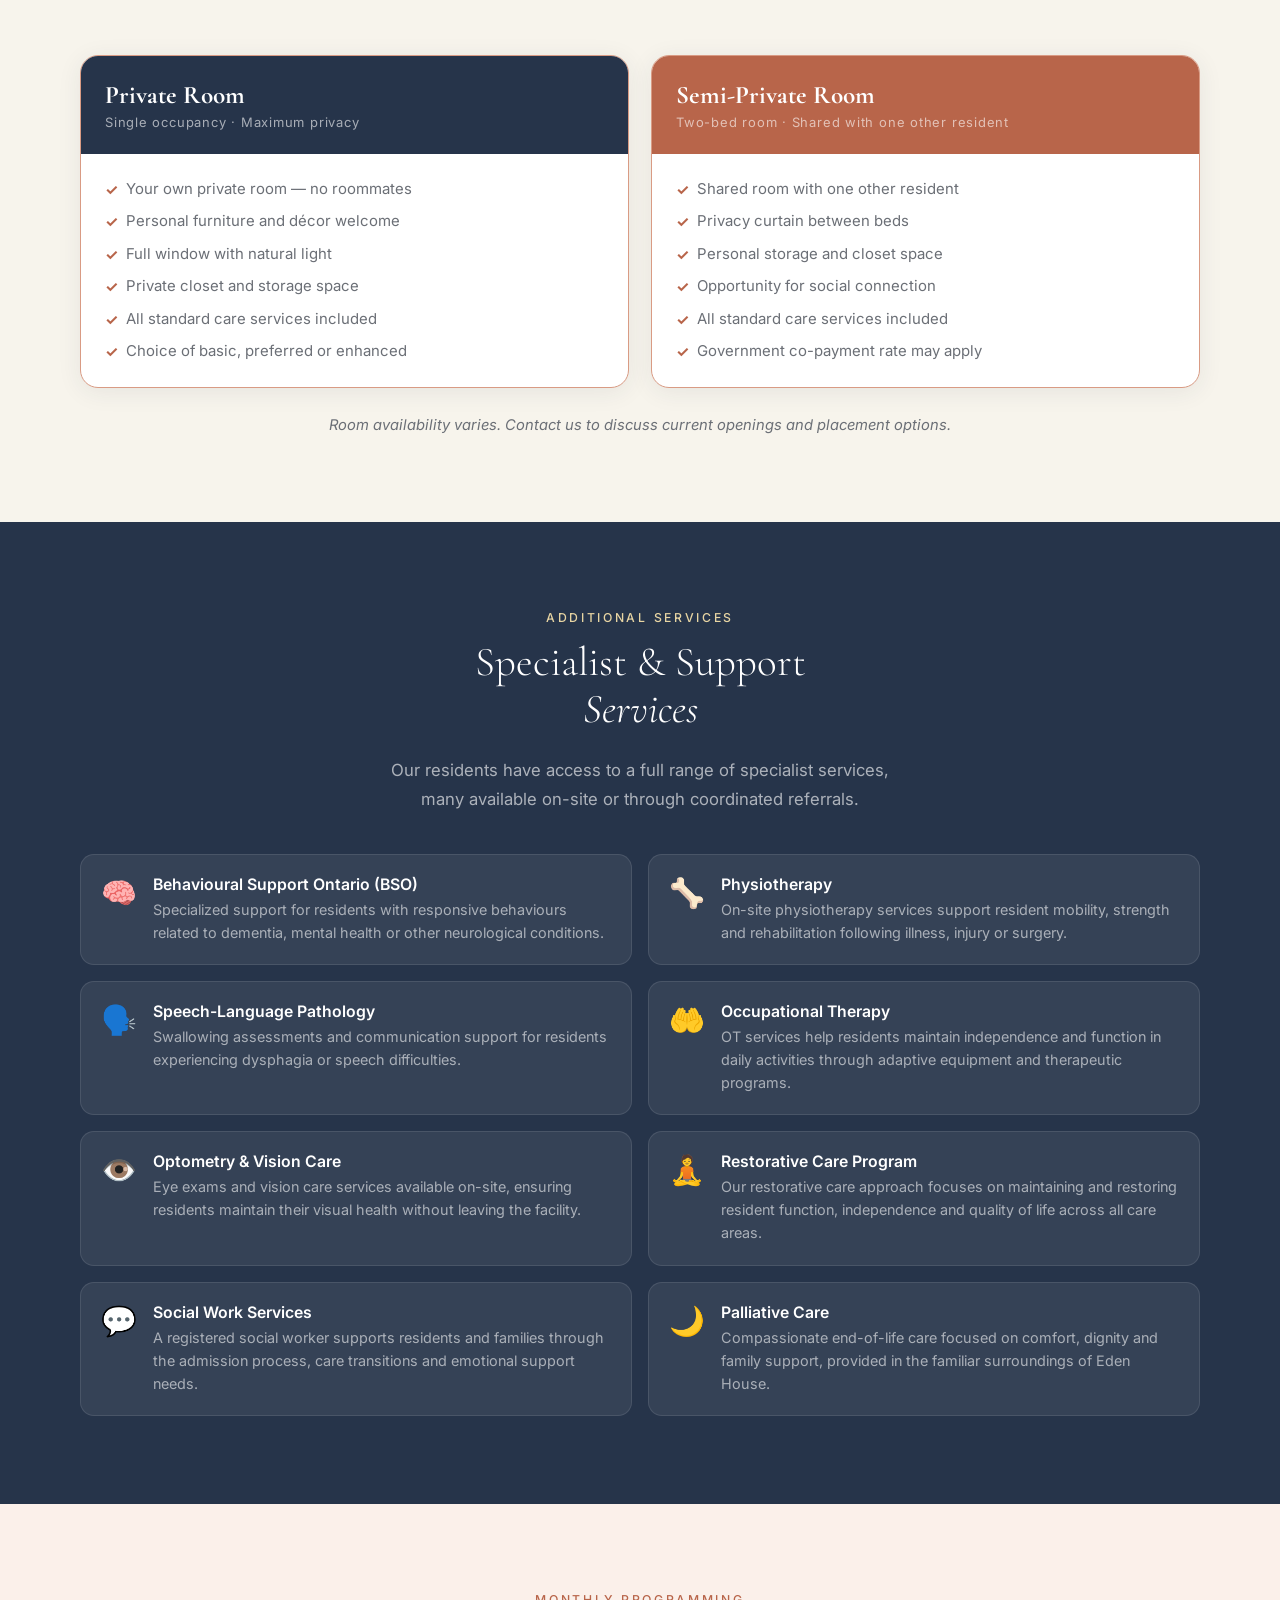
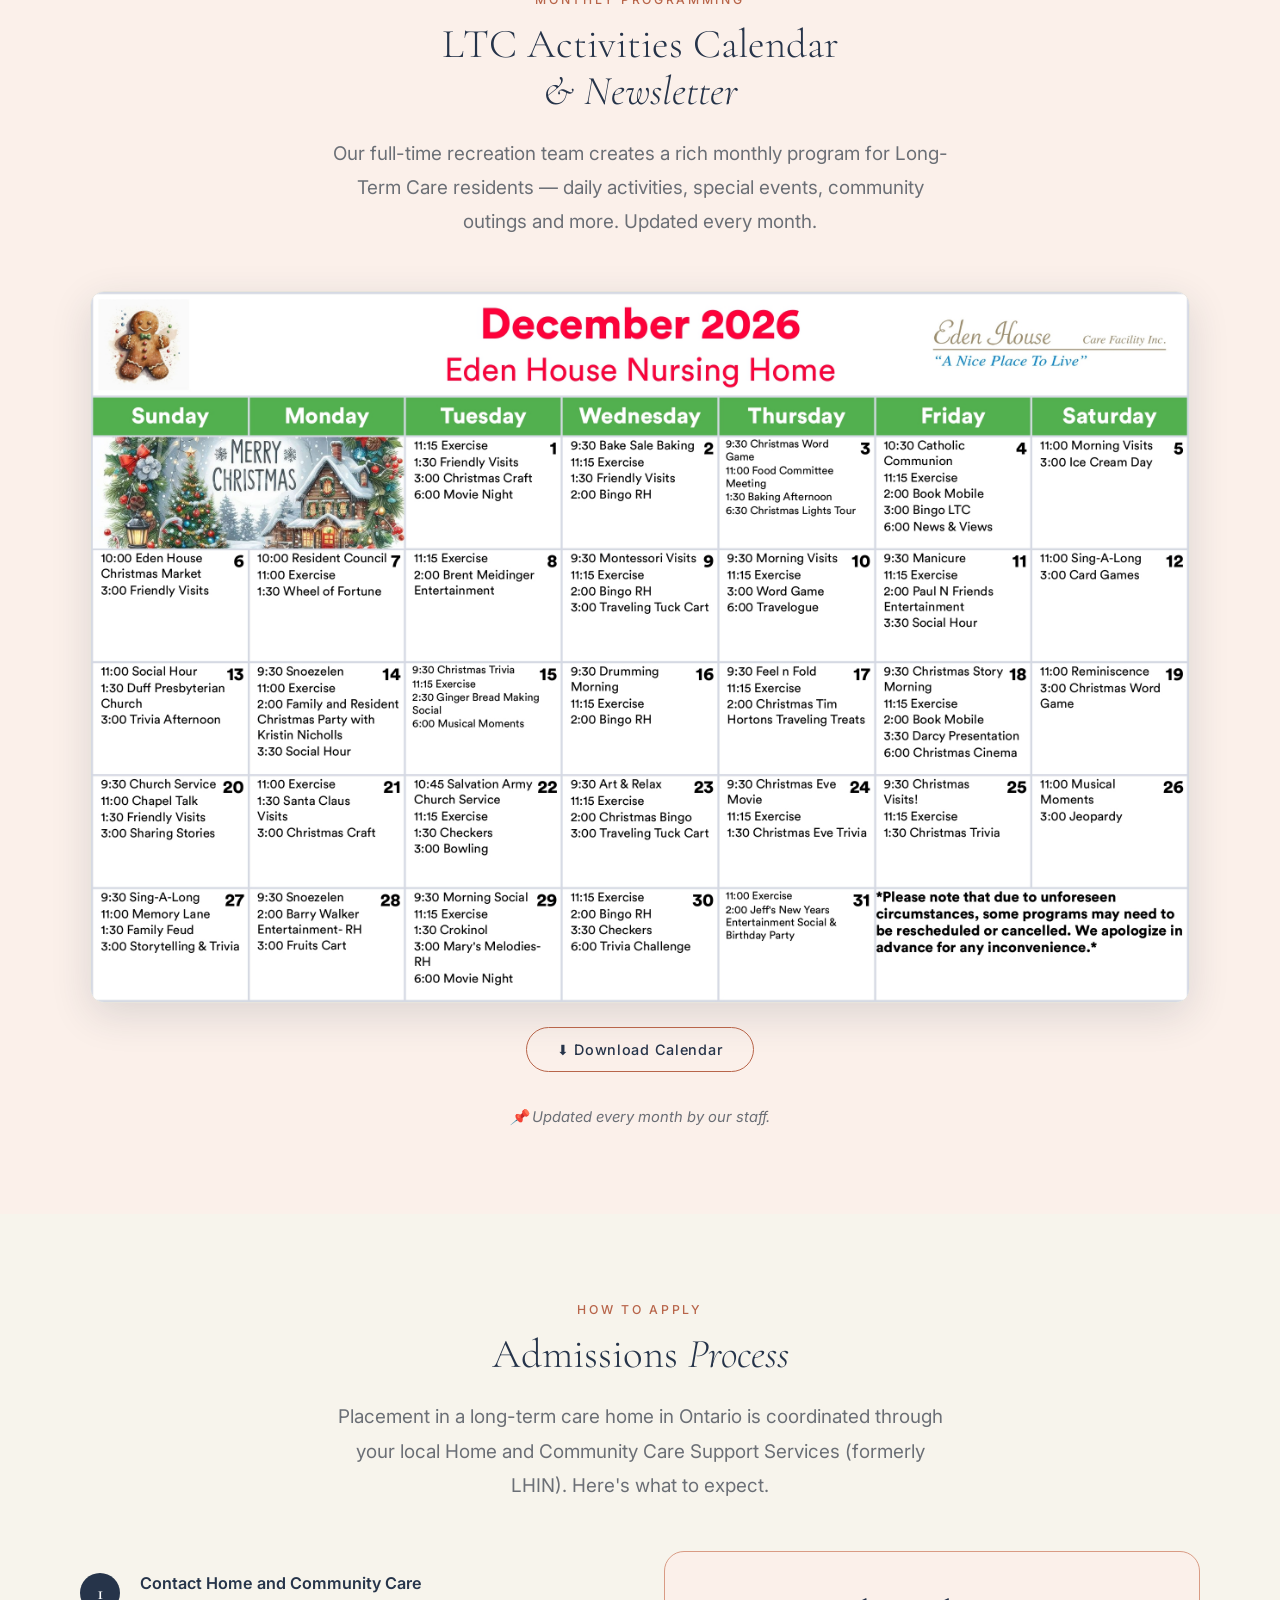
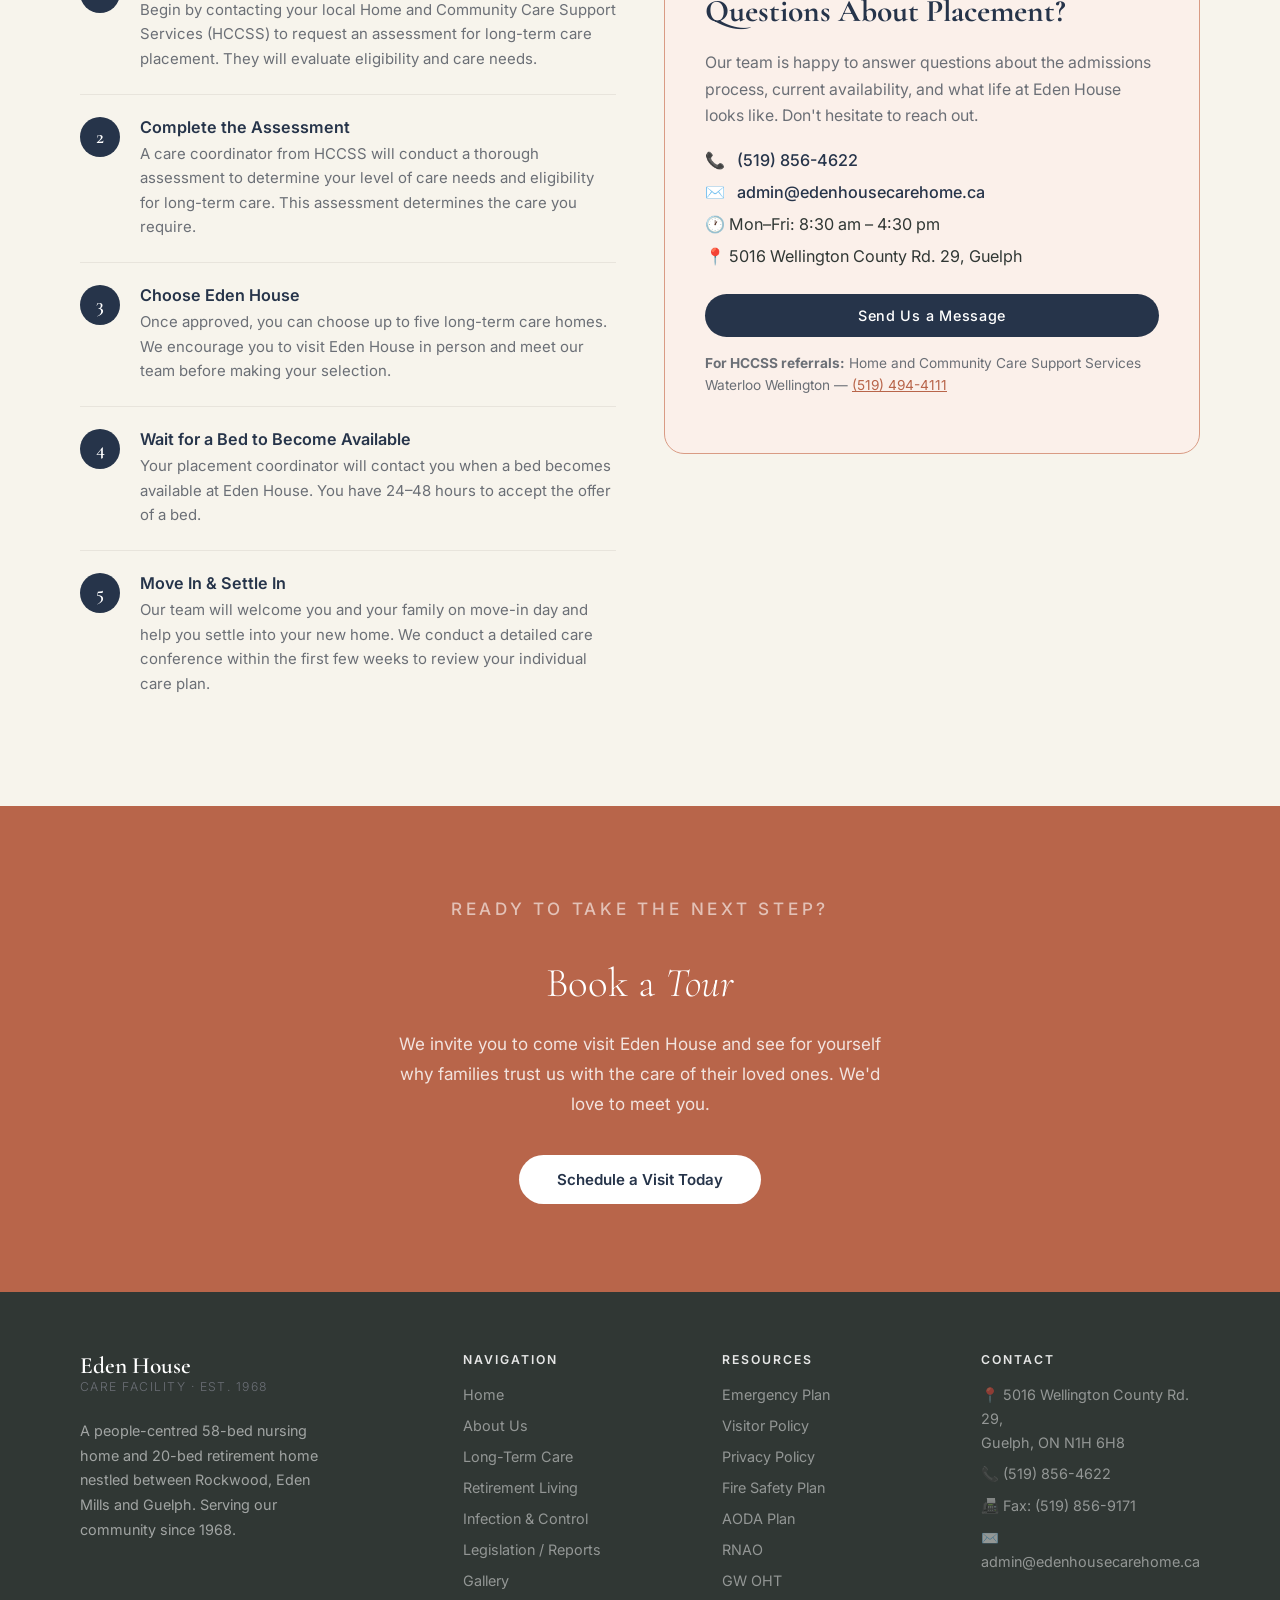
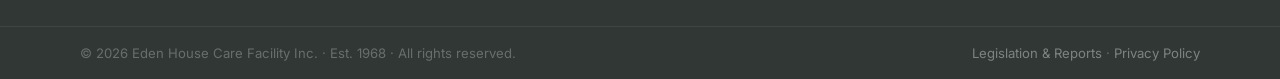
<file: long-term-care.html>
<!DOCTYPE html>
<html lang="en">
<head>
<meta charset="UTF-8">
<meta name="viewport" content="width=device-width, initial-scale=1.0">
<title>Long-Term Care Home — Eden House Care Facility</title>
<meta name="description" content="Eden House Long-Term Care Home — 58-bed Ministry-licensed facility offering 24-hour nursing care, meals, housekeeping, recreation and specialist services near Guelph, Ontario.">
<link rel="stylesheet" href="style.css">
<style>
/* INTRO */
.ltc-intro { display: grid; grid-template-columns: 1fr 1fr; gap: 80px; align-items: center; }
.ltc-img-grid { display: grid; grid-template-columns: 1fr 1fr; gap: 12px; }
.ltc-img { border-radius: 12px; overflow: hidden; }
.ltc-img img { width:100%; object-fit:cover; display:block; }
.ltc-img:first-child { grid-column:1/-1; }
.ltc-img:first-child img { height:300px; }
.ltc-img img { height:200px; }

/* SERVICES FULL GRID */
.full-svc-grid { display: grid; grid-template-columns: repeat(3,1fr); gap: 20px; margin-top: 48px; }
.fsvc-card { background: #fff; border:1px solid var(--sage-light); border-radius:16px; padding:28px; transition: box-shadow .3s, transform .25s; }
.fsvc-card:hover { box-shadow: 0 10px 36px rgba(38,52,74,.1); transform: translateY(-3px); }
.fsvc-card .icon { font-size:2rem; margin-bottom:14px; }
.fsvc-card h3 { font-family:'Cormorant Garamond',serif; font-size:1.2rem; color:var(--forest); margin-bottom:8px; }
.fsvc-card p { font-size:.83rem; color:var(--text-muted); line-height:1.68; }

/* ACCOMMODATIONS */
.acc-grid { display: grid; grid-template-columns: repeat(2,1fr); gap: 22px; margin-top: 48px; }
.acc-card { border-radius:18px; overflow:hidden; box-shadow:0 4px 24px rgba(38,52,74,.08); background:#fff; border:1px solid var(--sage-light); }
.acc-card-header { background:var(--forest); padding:24px; color:#fff; }
.acc-card-header h3 { font-family:'Cormorant Garamond',serif; font-size:1.4rem; margin-bottom:4px; }
.acc-card-header .price-note { font-size:.72rem; color:rgba(255,255,255,.6); letter-spacing:.06em; }
.acc-card-body { padding:24px; }
.acc-card-body ul { list-style:none; display:flex; flex-direction:column; gap:9px; }
.acc-card-body ul li { font-size:.83rem; color:var(--text-muted); display:flex; align-items:flex-start; gap:8px; line-height:1.5; }
.acc-card-body ul li::before { content:'✓'; color:var(--sage); font-weight:700; flex-shrink:0; margin-top:1px; }

/* SPECIALISTS */
.specialist-list { display: grid; grid-template-columns: 1fr 1fr; gap:16px; margin-top:40px; }
.spec-item { display:flex; gap:16px; background:rgba(255,255,255,.07); border:1px solid rgba(255,255,255,.1); border-radius:14px; padding:20px; align-items:flex-start; }
.spec-icon { font-size:1.6rem; flex-shrink:0; }
.spec-body h4 { font-size:.88rem; font-weight:600; color:#fff; margin-bottom:4px; }
.spec-body p { font-size:.8rem; color:rgba(255,255,255,.58); line-height:1.6; }

/* CALENDAR */
.cal-bg { background:var(--sage-pale); text-align:center; }
.cal-tabs { display:flex; background:var(--stone); border-radius:40px; padding:4px; max-width:360px; margin:0 auto 48px; }
.tab-btn { flex:1; padding:10px 20px; border:none; border-radius:36px; background:transparent; font-size:.78rem; font-weight:500; color:var(--text-muted); cursor:pointer; transition:.2s; letter-spacing:.06em; }
.tab-btn.active { background:var(--forest); color:#fff; }
.tab-panel { display:none; }
.tab-panel.active { display:block; }

/* ADMISSIONS */
.adm-grid { display:grid; grid-template-columns:1fr 1fr; gap:48px; align-items:start; }
.adm-steps { display:flex; flex-direction:column; gap:0; }
.adm-step { display:flex; gap:20px; padding:22px 0; border-bottom:1px solid var(--stone); }
.adm-step:last-child { border-bottom:none; }
.step-num { width:40px; height:40px; min-width:40px; background:var(--forest); color:#fff; border-radius:50%; display:flex; align-items:center; justify-content:center; font-family:'Cormorant Garamond',serif; font-size:1.1rem; font-weight:600; }
.step-body h4 { font-size:.9rem; font-weight:600; color:var(--forest); margin-bottom:5px; }
.step-body p { font-size:.83rem; color:var(--text-muted); line-height:1.65; }
.adm-contact-card { background:var(--sage-pale); border-radius:20px; padding:40px; border:1px solid var(--sage-light); }
.adm-contact-card h3 { font-family:'Cormorant Garamond',serif; font-size:1.75rem; color:var(--forest); margin-bottom:20px; }
.adm-contact-card p { font-size:.88rem; color:var(--text-muted); line-height:1.7; margin-bottom:16px; }
.adm-contact-items { display:flex; flex-direction:column; gap:12px; margin:20px 0; }
.adm-ci { display:flex; align-items:center; gap:12px; font-size:.9rem; color:var(--text); }
.adm-ci a { color:var(--forest); font-weight:500; text-decoration:none; }
.adm-ci a:hover { color:var(--sage); }

/* CTA BAND */
.cta-band { background:var(--sage); text-align:center; }
.cta-band .section-title { color:#fff; }
.cta-band .section-eyebrow { color:rgba(255,255,255,.6); }
.cta-band p { color:rgba(255,255,255,.82); font-size:.95rem; max-width:500px; margin:0 auto 36px; line-height:1.75; }

@media (max-width:960px) {
  .ltc-intro { grid-template-columns:1fr; }
  .full-svc-grid { grid-template-columns:1fr 1fr; }
  .acc-grid { grid-template-columns:1fr; }
  .specialist-list { grid-template-columns:1fr; }
  .adm-grid { grid-template-columns:1fr; }
}
@media (max-width:600px) {
  .full-svc-grid { grid-template-columns:1fr; }
  .ltc-img-grid { grid-template-columns:1fr; }
  .ltc-img:first-child { grid-column:auto; }
}
</style>
</head>
<body>

<nav id="navbar">
  <a class="nav-logo" href="index.html">Eden House <span>Care Facility · Est. 1968</span></a>
  <ul class="nav-links">
    <li><a href="index.html">Home</a></li>
    <li><a href="about.html">About</a></li>
    <li><a href="long-term-care.html" class="active">Long-Term Care</a></li>
    <li><a href="retirement-home.html">Retirement Living</a></li>
    <li><a href="infection-control.html">Infection &amp; Control</a></li>
    <li><a href="legislation.html">Legislation</a></li>
    <li><a href="gallery.html">Gallery</a></li>
    <li><a href="contact.html" class="btn-contact">Book a Tour</a></li>
  </ul>
  <button class="hamburger" id="hamburger" onclick="toggleMenu()" aria-label="Open menu"><span></span><span></span><span></span></button>
</nav>
<div class="mobile-menu" id="mobileMenu">
  <a href="index.html" onclick="toggleMenu()">Home</a>
  <a href="about.html" onclick="toggleMenu()">About Us</a>
  <a href="long-term-care.html" onclick="toggleMenu()">Long-Term Care</a>
  <a href="retirement-home.html" onclick="toggleMenu()">Retirement Living</a>
  <a href="infection-control.html" onclick="toggleMenu()">Infection &amp; Control</a>
  <a href="legislation.html" onclick="toggleMenu()">Legislation / Reports</a>
  <a href="gallery.html" onclick="toggleMenu()">Gallery</a>
  <a href="contact.html" onclick="toggleMenu()">Contact Us</a>
</div>

<!-- PAGE HERO -->
<div class="page-hero">
  <p class="breadcrumb"><a href="index.html">Home</a><span>/</span>Long-Term Care Home</p>
  <h1>Long-Term<br><em>Care Home</em></h1>
  <p>A 58-bed Ministry of Long-Term Care licensed home offering 24-hour resident-centred nursing care in an intimate, community-oriented setting near Guelph, Ontario.</p>
</div>

<!-- INTRO -->
<section class="section" style="background:var(--warm-white)">
  <div class="ltc-intro">
    <div class="ltc-img-grid reveal">
      <div class="ltc-img"><img src="assets/site/eden-house-entrance-door.jpg" alt="Eden House entrance"></div>
      <div class="ltc-img"><img src="assets/site/courtyard-blue-chairs.jpg" alt="Outdoor seating courtyard" loading="lazy"></div>
      <div class="ltc-img"><img src="assets/site/walkway-red-chairs-gazebo.jpg" alt="Walkway and gazebo" loading="lazy"></div>
    </div>
    <div class="reveal" style="transition-delay:.15s">
      <p class="section-eyebrow">Ministry Licensed · 24-Hour Care</p>
      <h2 class="section-title">Care That Feels<br><em>Like Home</em></h2>
      <p class="section-lead">Eden House Long-Term Care Home is a 58-bed facility licensed by the Ministry of Long-Term Care, providing 24-hour resident-centred nursing and personal care. We are not a large institutional facility — we are an intimate, home-like setting where staff know every resident by name.</p>
      <p class="section-lead" style="margin-top:14px;">Situated in a beautiful countryside setting between Rockwood, Eden Mills and Guelph, Eden House provides a peaceful, dignified environment where residents can live as independently as possible, with the full support they need.</p>
      <div style="display:flex;flex-wrap:wrap;gap:8px;margin-top:24px;">
        <span class="pill">✓ 58 Beds</span>
        <span class="pill">✓ Ministry of Long-Term Care Licensed</span>
        <span class="pill">✓ 24-Hour Nursing Care</span>
        <span class="pill">✓ RNAO BPSO</span>
        <span class="pill">✓ Intimate Setting</span>
      </div>
      <div style="margin-top:28px;display:flex;gap:14px;flex-wrap:wrap;">
        <a href="contact.html" class="btn-primary">Inquire About Placement</a>
        <a href="retirement-home.html" class="btn-outline">View Retirement Home</a>
      </div>
    </div>
  </div>
</section>

<!-- FULL SERVICES -->
<section class="section" style="background:var(--stone)">
  <div class="reveal" style="text-align:center;max-width:640px;margin:0 auto 0">
    <p class="section-eyebrow">What We Provide</p>
    <h2 class="section-title">Comprehensive<br><em>Care Services</em></h2>
    <p class="section-lead" style="margin:0 auto;">Eden House is committed to providing exemplary care. Our focus is individualized service that respects, supports and enables every resident to be as independent as possible.</p>
  </div>
  <div class="full-svc-grid">
    <div class="fsvc-card reveal" style="transition-delay:.04s">
      <div class="icon">🩺</div>
      <h3>Nursing &amp; Medical Care</h3>
      <p>24-hour resident-centred nursing and personal care provided by Registered Nurses and Registered Practical Nurses. On-site physician supervision and regular medical rounds.</p>
    </div>
    <div class="fsvc-card reveal" style="transition-delay:.08s">
      <div class="icon">💊</div>
      <h3>Pharmacy Services</h3>
      <p>On-site pharmacy services and daily medication assistance ensure residents receive their prescribed medications safely, correctly and on schedule every day.</p>
    </div>
    <div class="fsvc-card reveal" style="transition-delay:.12s">
      <div class="icon">🍽️</div>
      <h3>Nutrition &amp; Dining</h3>
      <p>Three nutritious meals per day with a menu-style service, plus morning, afternoon and evening snacks. Registered dietitian assessment, therapeutic diets and supplement programs.</p>
    </div>
    <div class="fsvc-card reveal" style="transition-delay:.16s">
      <div class="icon">🛁</div>
      <h3>Personal Care</h3>
      <p>Assistance with all activities of daily living — bathing, dressing, grooming, toileting and mobility — provided with dignity, patience and genuine compassion by our PSW team.</p>
    </div>
    <div class="fsvc-card reveal" style="transition-delay:.2s">
      <div class="icon">🧹</div>
      <h3>Housekeeping &amp; Laundry</h3>
      <p>Daily housekeeping keeps resident rooms and common areas clean and comfortable. Personal laundry and bed linens are laundered daily and returned to residents.</p>
    </div>
    <div class="fsvc-card reveal" style="transition-delay:.24s">
      <div class="icon">🎭</div>
      <h3>Recreation &amp; Activities</h3>
      <p>Full-time recreation team delivering daily programming — daytime and evening. Music, arts &amp; crafts, exercise, social events, community outings and seasonal celebrations.</p>
    </div>
    <div class="fsvc-card reveal" style="transition-delay:.28s">
      <div class="icon">🦷</div>
      <h3>Dental Services</h3>
      <p>On-site dental services are available for residents, ensuring oral health care is accessible and convenient without requiring transport to outside appointments.</p>
    </div>
    <div class="fsvc-card reveal" style="transition-delay:.32s">
      <div class="icon">👣</div>
      <h3>Foot Care</h3>
      <p>Regular foot care services are provided on-site, an important component of overall health and comfort especially for diabetic or mobility-impaired residents.</p>
    </div>
    <div class="fsvc-card reveal" style="transition-delay:.36s">
      <div class="icon">💇</div>
      <h3>Hair Salon</h3>
      <p>An on-site hair salon provides residents with regular hair care services — an important part of dignity, self-expression and overall wellbeing.</p>
    </div>
    <div class="fsvc-card reveal" style="transition-delay:.4s">
      <div class="icon">🕊️</div>
      <h3>Pastoral &amp; Spiritual Care</h3>
      <p>Pastoral care services support residents' spiritual and emotional wellbeing, respecting and honouring each resident's individual beliefs and traditions.</p>
    </div>
    <div class="fsvc-card reveal" style="transition-delay:.44s">
      <div class="icon">🔒</div>
      <h3>Safe Wandering Area</h3>
      <p>A dedicated safe wandering area within the facility provides freedom of movement for residents with cognitive impairments in a secure and monitored environment.</p>
    </div>
    <div class="fsvc-card reveal" style="transition-delay:.48s">
      <div class="icon">🌿</div>
      <h3>Grounds &amp; Memorial Garden</h3>
      <p>Beautiful landscaped grounds and a peaceful Memorial Garden give residents and families a serene outdoor space to enjoy the fresh countryside air.</p>
    </div>
  </div>
</section>

<!-- ACCOMMODATIONS -->
<section class="section" style="background:var(--warm-white)">
  <div class="reveal" style="text-align:center;max-width:620px;margin:0 auto 0">
    <p class="section-eyebrow">Room Types</p>
    <h2 class="section-title">Accommodation <em>Options</em></h2>
    <p class="section-lead" style="margin:0 auto;">Eden House offers three types of accommodation to suit residents' needs and preferences. All rooms include the same high standard of care and services.</p>
  </div>
  <div class="acc-grid">
    <div class="acc-card reveal" style="transition-delay:.06s">
      <div class="acc-card-header">
        <h3>Private Room</h3>
        <div class="price-note">Single occupancy · Maximum privacy</div>
      </div>
      <div class="acc-card-body">
        <ul>
          <li>Your own private room — no roommates</li>
          <li>Personal furniture and décor welcome</li>
          <li>Full window with natural light</li>
          <li>Private closet and storage space</li>
          <li>All standard care services included</li>
          <li>Choice of basic, preferred or enhanced</li>
        </ul>
      </div>
    </div>
    <div class="acc-card reveal" style="transition-delay:.12s">
      <div class="acc-card-header" style="background:var(--sage);">
        <h3>Semi-Private Room</h3>
        <div class="price-note">Two-bed room · Shared with one other resident</div>
      </div>
      <div class="acc-card-body">
        <ul>
          <li>Shared room with one other resident</li>
          <li>Privacy curtain between beds</li>
          <li>Personal storage and closet space</li>
          <li>Opportunity for social connection</li>
          <li>All standard care services included</li>
          <li>Government co-payment rate may apply</li>
        </ul>
      </div>
    </div>
  </div>
  <p class="reveal" style="font-size:.82rem;color:var(--text-muted);text-align:center;margin-top:28px;font-style:italic;">Room availability varies. Contact us to discuss current openings and placement options.</p>
</section>

<!-- SPECIALIST SERVICES BAND -->
<section class="section" style="background:var(--forest)">
  <div class="reveal" style="text-align:center;max-width:640px;margin:0 auto 0">
    <p class="section-eyebrow" style="color:var(--gold-light)">Additional Services</p>
    <h2 class="section-title" style="color:#fff">Specialist &amp; Support<br><em>Services</em></h2>
    <p style="font-size:.93rem;color:rgba(255,255,255,.62);max-width:520px;margin:0 auto;line-height:1.75;">Our residents have access to a full range of specialist services, many available on-site or through coordinated referrals.</p>
  </div>
  <div class="specialist-list">
    <div class="spec-item reveal" style="transition-delay:.06s"><div class="spec-icon">🧠</div><div class="spec-body"><h4>Behavioural Support Ontario (BSO)</h4><p>Specialized support for residents with responsive behaviours related to dementia, mental health or other neurological conditions.</p></div></div>
    <div class="spec-item reveal" style="transition-delay:.1s"><div class="spec-icon">🦴</div><div class="spec-body"><h4>Physiotherapy</h4><p>On-site physiotherapy services support resident mobility, strength and rehabilitation following illness, injury or surgery.</p></div></div>
    <div class="spec-item reveal" style="transition-delay:.14s"><div class="spec-icon">🗣️</div><div class="spec-body"><h4>Speech-Language Pathology</h4><p>Swallowing assessments and communication support for residents experiencing dysphagia or speech difficulties.</p></div></div>
    <div class="spec-item reveal" style="transition-delay:.18s"><div class="spec-icon">🤲</div><div class="spec-body"><h4>Occupational Therapy</h4><p>OT services help residents maintain independence and function in daily activities through adaptive equipment and therapeutic programs.</p></div></div>
    <div class="spec-item reveal" style="transition-delay:.22s"><div class="spec-icon">👁️</div><div class="spec-body"><h4>Optometry &amp; Vision Care</h4><p>Eye exams and vision care services available on-site, ensuring residents maintain their visual health without leaving the facility.</p></div></div>
    <div class="spec-item reveal" style="transition-delay:.26s"><div class="spec-icon">🧘</div><div class="spec-body"><h4>Restorative Care Program</h4><p>Our restorative care approach focuses on maintaining and restoring resident function, independence and quality of life across all care areas.</p></div></div>
    <div class="spec-item reveal" style="transition-delay:.3s"><div class="spec-icon">💬</div><div class="spec-body"><h4>Social Work Services</h4><p>A registered social worker supports residents and families through the admission process, care transitions and emotional support needs.</p></div></div>
    <div class="spec-item reveal" style="transition-delay:.34s"><div class="spec-icon">🌙</div><div class="spec-body"><h4>Palliative Care</h4><p>Compassionate end-of-life care focused on comfort, dignity and family support, provided in the familiar surroundings of Eden House.</p></div></div>
  </div>
</section>

<!-- CALENDAR -->
<section class="section cal-bg">
  <div class="reveal" style="max-width:680px;margin:0 auto 52px;text-align:center">
    <p class="section-eyebrow">Monthly Programming</p>
    <h2 class="section-title">LTC Activities Calendar<br><em>&amp; Newsletter</em></h2>
    <p class="section-lead" style="margin:0 auto;">Our full-time recreation team creates a rich monthly program for Long-Term Care residents — daily activities, special events, community outings and more. Updated every month.</p>
  </div>
  <div class="cal-full reveal" id="calFullLtc"></div>
  <p class="reveal" style="text-align:center;margin-top:36px;font-size:.82rem;color:var(--text-muted);font-style:italic;">📌 Updated every month by our staff.</p>
</section>

<!-- ADMISSIONS PROCESS -->
<section class="section" style="background:var(--warm-white)">
  <div class="reveal" style="text-align:center;max-width:620px;margin:0 auto 48px">
    <p class="section-eyebrow">How to Apply</p>
    <h2 class="section-title">Admissions <em>Process</em></h2>
    <p class="section-lead" style="margin:0 auto;">Placement in a long-term care home in Ontario is coordinated through your local Home and Community Care Support Services (formerly LHIN). Here's what to expect.</p>
  </div>
  <div class="adm-grid">
    <div class="adm-steps">
      <div class="adm-step reveal" style="transition-delay:.04s">
        <div class="step-num">1</div>
        <div class="step-body"><h4>Contact Home and Community Care</h4><p>Begin by contacting your local Home and Community Care Support Services (HCCSS) to request an assessment for long-term care placement. They will evaluate eligibility and care needs.</p></div>
      </div>
      <div class="adm-step reveal" style="transition-delay:.08s">
        <div class="step-num">2</div>
        <div class="step-body"><h4>Complete the Assessment</h4><p>A care coordinator from HCCSS will conduct a thorough assessment to determine your level of care needs and eligibility for long-term care. This assessment determines the care you require.</p></div>
      </div>
      <div class="adm-step reveal" style="transition-delay:.12s">
        <div class="step-num">3</div>
        <div class="step-body"><h4>Choose Eden House</h4><p>Once approved, you can choose up to five long-term care homes. We encourage you to visit Eden House in person and meet our team before making your selection.</p></div>
      </div>
      <div class="adm-step reveal" style="transition-delay:.16s">
        <div class="step-num">4</div>
        <div class="step-body"><h4>Wait for a Bed to Become Available</h4><p>Your placement coordinator will contact you when a bed becomes available at Eden House. You have 24–48 hours to accept the offer of a bed.</p></div>
      </div>
      <div class="adm-step reveal" style="transition-delay:.2s">
        <div class="step-num">5</div>
        <div class="step-body"><h4>Move In &amp; Settle In</h4><p>Our team will welcome you and your family on move-in day and help you settle into your new home. We conduct a detailed care conference within the first few weeks to review your individual care plan.</p></div>
      </div>
    </div>
    <div class="adm-contact-card reveal" style="transition-delay:.1s">
      <h3>Questions About Placement?</h3>
      <p>Our team is happy to answer questions about the admissions process, current availability, and what life at Eden House looks like. Don't hesitate to reach out.</p>
      <div class="adm-contact-items">
        <div class="adm-ci">📞 <a href="tel:+15198564622">(519) 856-4622</a></div>
        <div class="adm-ci">✉️ <a href="mailto:admin@edenhousecarehome.ca">admin@edenhousecarehome.ca</a></div>
        <div class="adm-ci">🕐 Mon–Fri: 8:30 am – 4:30 pm</div>
        <div class="adm-ci">📍 5016 Wellington County Rd. 29, Guelph</div>
      </div>
      <a href="contact.html" class="btn-primary" style="margin-top:8px;display:inline-block;width:100%;text-align:center;">Send Us a Message</a>
      <p style="font-size:.76rem;color:var(--text-muted);margin-top:16px;line-height:1.6;"><strong>For HCCSS referrals:</strong> Home and Community Care Support Services Waterloo Wellington — <a href="tel:+15194944111" style="color:var(--sage);">(519) 494-4111</a></p>
    </div>
  </div>
</section>

<!-- CTA -->
<section class="section cta-band">
  <p class="section-eyebrow">Ready to Take the Next Step?</p>
  <h2 class="section-title">Book a <em>Tour</em></h2>
  <p>We invite you to come visit Eden House and see for yourself why families trust us with the care of their loved ones. We'd love to meet you.</p>
  <a href="contact.html" class="btn-white">Schedule a Visit Today</a>
</section>

<footer>
  <div class="footer-brand">
    <a class="nav-logo" href="index.html">Eden House <span>Care Facility · Est. 1968</span></a>
    <p>A people-centred 58-bed nursing home and 20-bed retirement home nestled between Rockwood, Eden Mills and Guelph. Serving our community since 1968.</p>
  </div>
  <div>
    <h4>Navigation</h4>
    <ul>
      <li><a href="index.html">Home</a></li>
      <li><a href="about.html">About Us</a></li>
      <li><a href="long-term-care.html">Long-Term Care</a></li>
      <li><a href="retirement-home.html">Retirement Living</a></li>
      <li><a href="infection-control.html">Infection &amp; Control</a></li>
      <li><a href="legislation.html">Legislation / Reports</a></li>
      <li><a href="gallery.html">Gallery</a></li>
    </ul>
  </div>
  <div>
    <h4>Resources</h4>
    <ul>
      <li><a href="legislation.html#emergency">Emergency Plan</a></li>
      <li><a href="legislation.html#visitor">Visitor Policy</a></li>
      <li><a href="legislation.html#privacy">Privacy Policy</a></li>
      <li><a href="legislation.html#fire">Fire Safety Plan</a></li>
      <li><a href="legislation.html#aoda">AODA Plan</a></li>
      <li><a href="https://rnao.ca/" target="_blank" rel="noopener">RNAO</a></li>
      <li><a href="https://guelphwellingtonoht.com/" target="_blank" rel="noopener">GW OHT</a></li>
    </ul>
  </div>
  <div class="footer-contact">
    <h4>Contact</h4>
    <p>📍 5016 Wellington County Rd. 29,<br>Guelph, ON N1H 6H8</p>
    <p>📞 <a href="tel:+15198564622">(519) 856-4622</a></p>
    <p>📠 Fax: (519) 856-9171</p>
    <p>✉️ <a href="mailto:admin@edenhousecarehome.ca">admin@edenhousecarehome.ca</a></p>
  </div>
</footer>
<div class="footer-bottom">
  <span>© 2026 Eden House Care Facility Inc. · Est. 1968 · All rights reserved.</span>
  <span><a href="legislation.html">Legislation &amp; Reports</a> · <a href="legislation.html#privacy">Privacy Policy</a></span>
</div>

<script src="main.js"></script>
<script>
// ADD NEW LTC MONTHS HERE (newest first)
// Calendar loads from data/calendar-ltc.json — one full, current-month image.
// Staff update this through the CMS.
function renderCalendar(containerId, data) {
  const el = document.getElementById(containerId);
  el.innerHTML = `
    <div class="cal-full-frame" onclick="openCalLightbox('${data.image}', '${data.label}')">
      <img src="${data.image}" alt="${data.label}" loading="lazy">
    </div>
    <div class="cal-full-actions">
      <a href="${data.image}" download class="btn-outline">⬇ Download Calendar</a>
    </div>
  `;
}
fetch('data/calendar-ltc.json')
  .then(r => r.json())
  .then(data => renderCalendar('calFullLtc', data))
  .catch(() => console.error('Could not load calendar data.'));
</script>
</body>
</html>
</file>
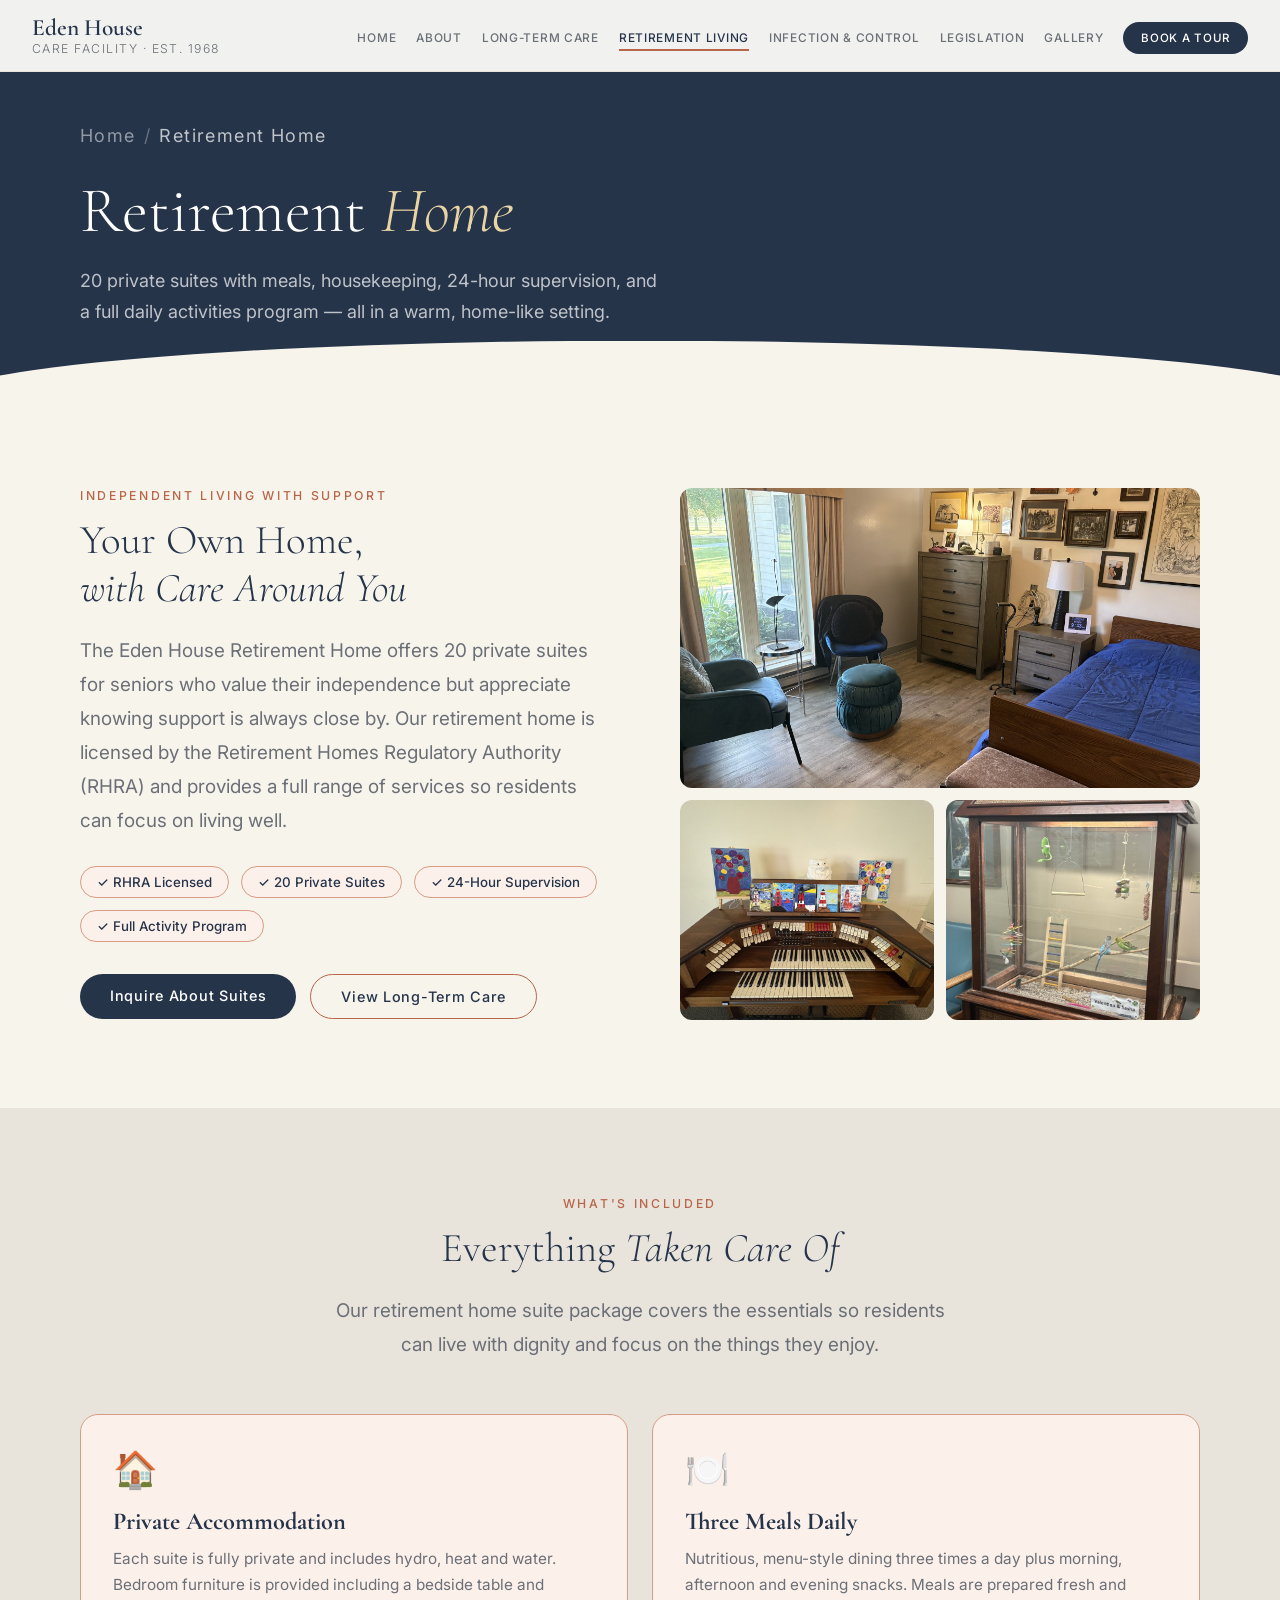
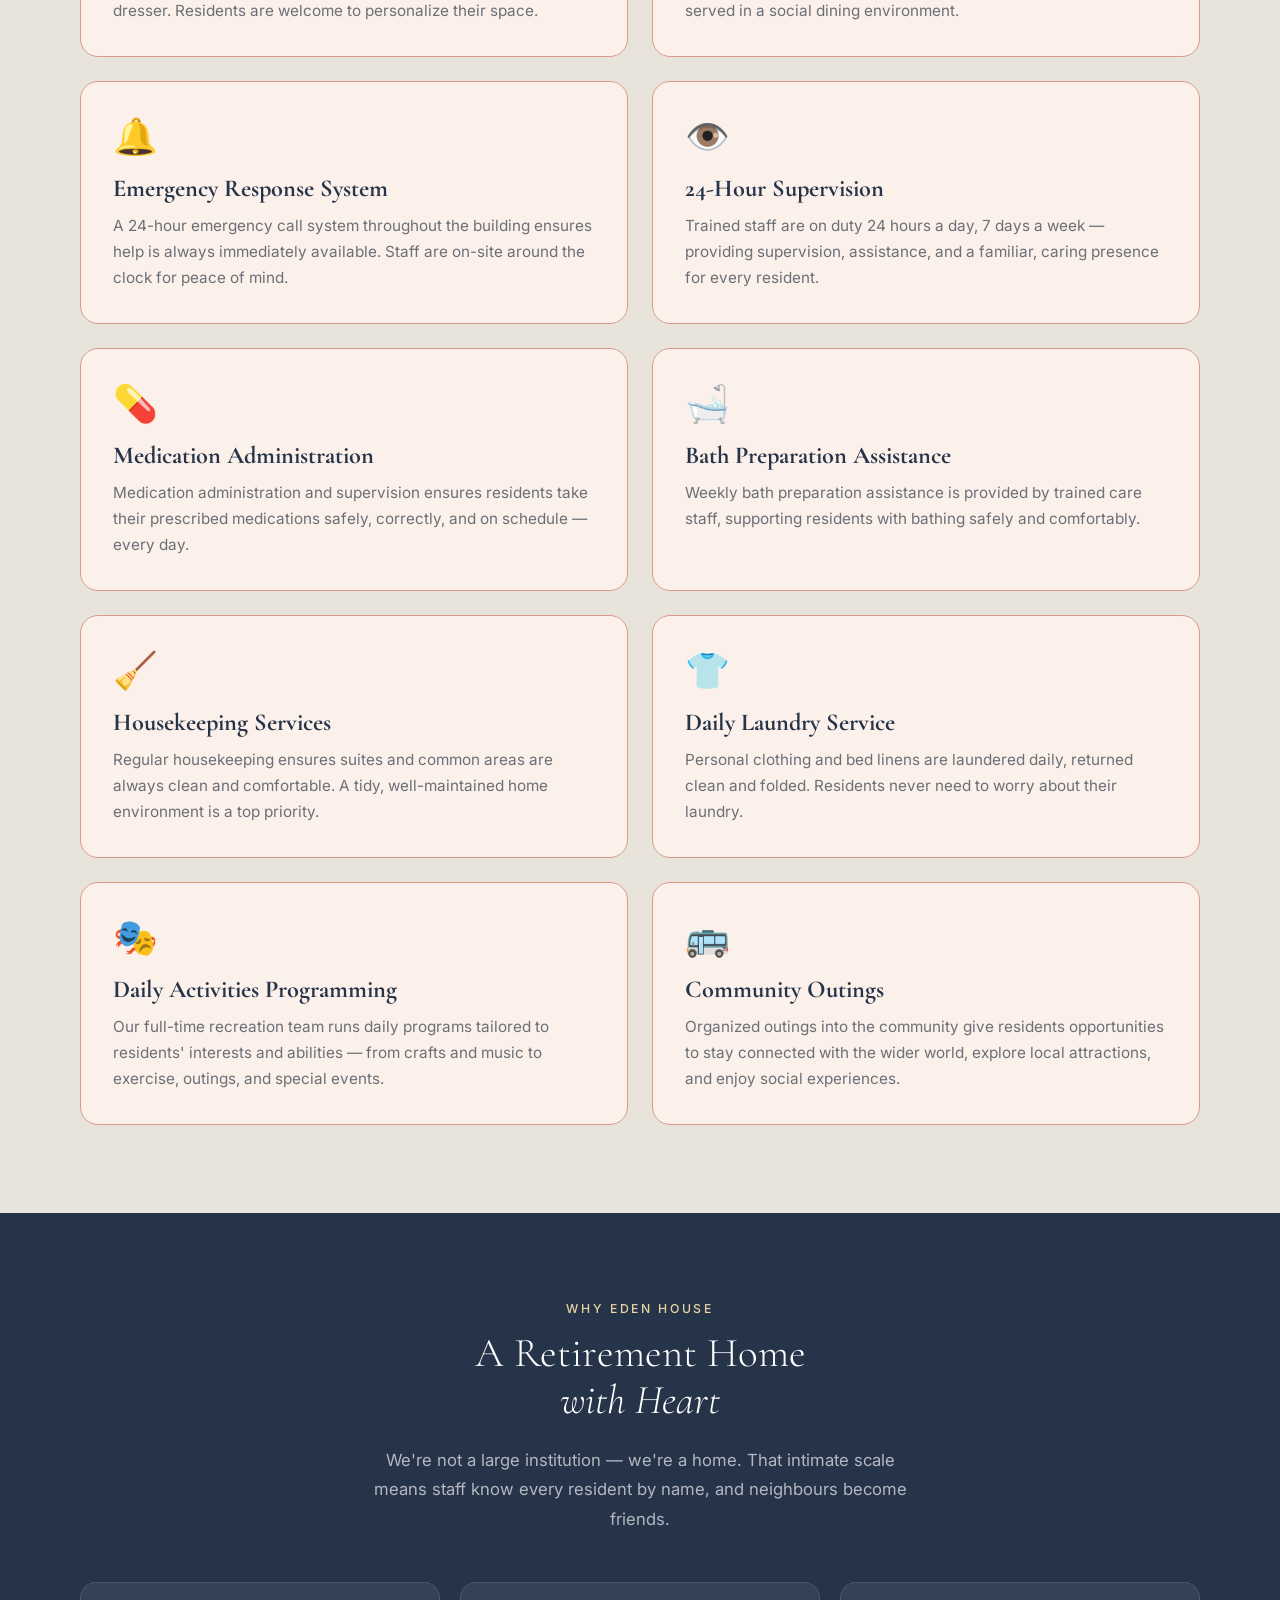
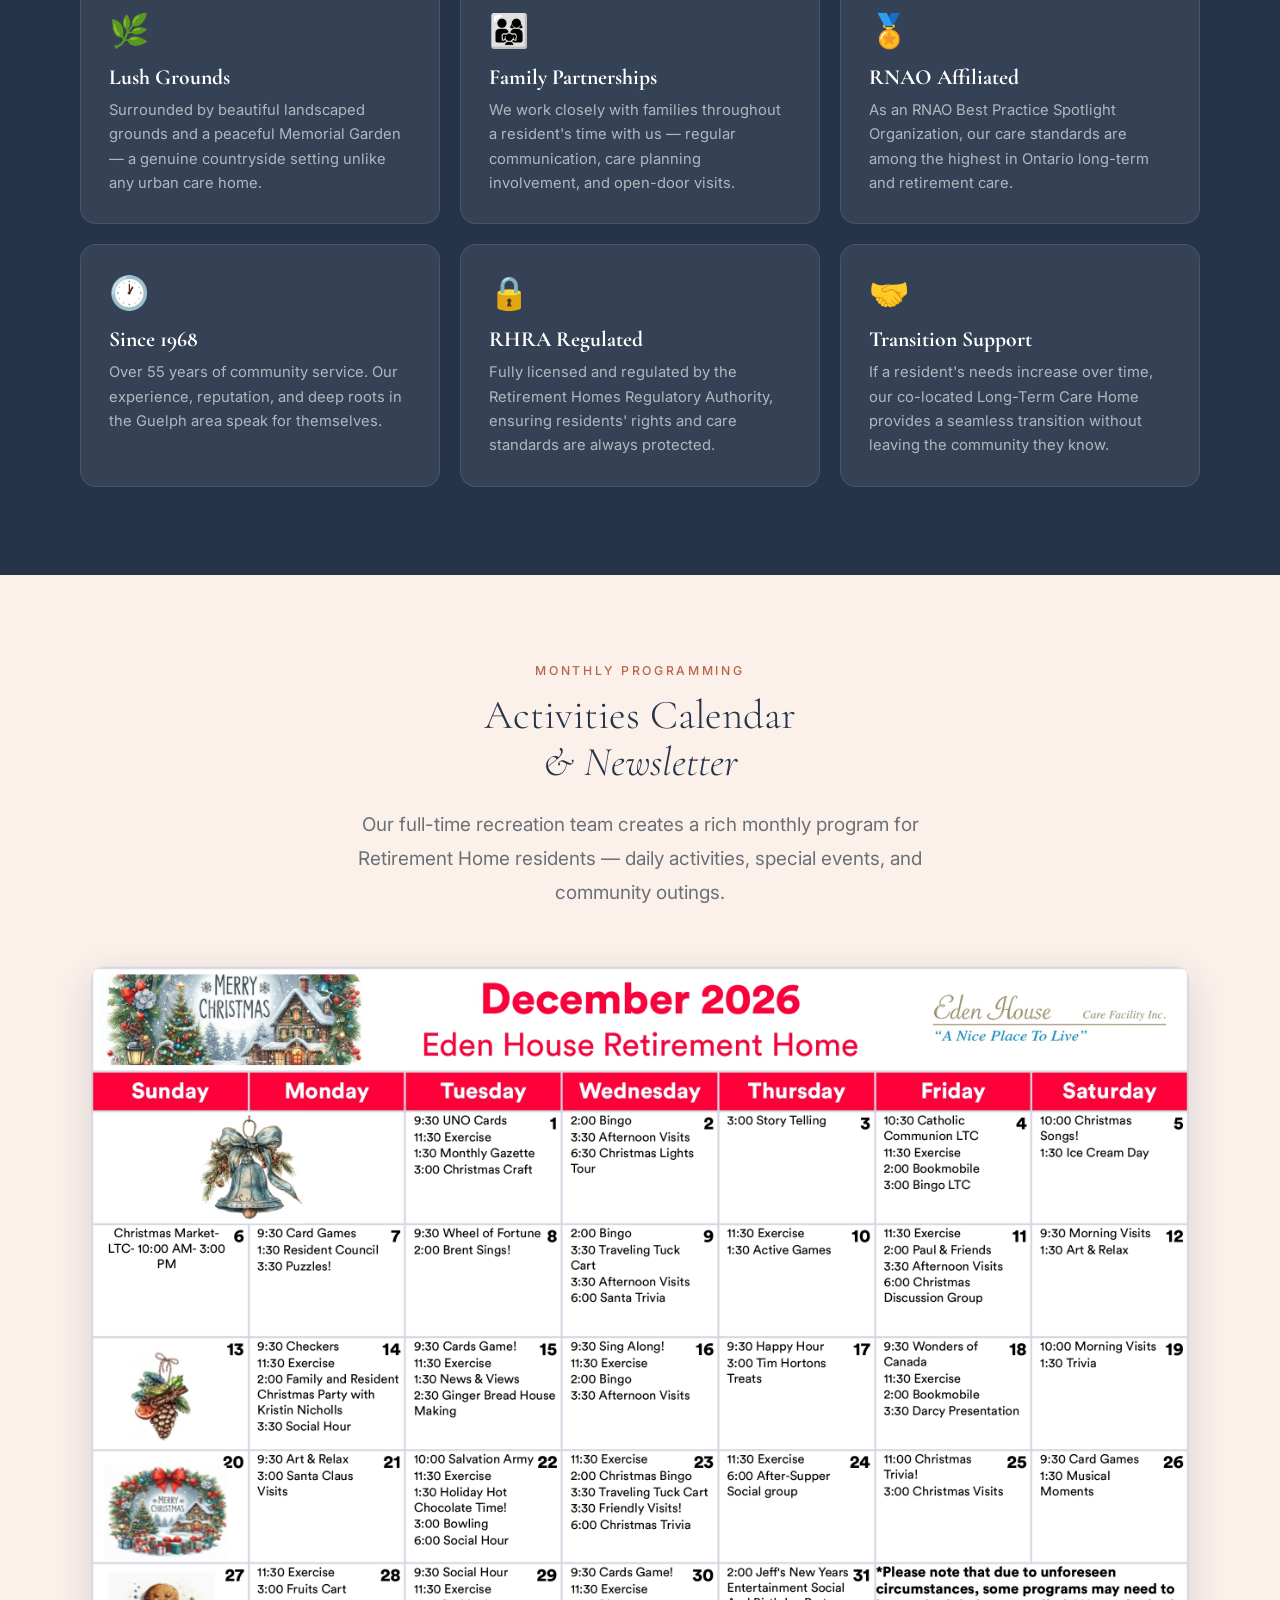
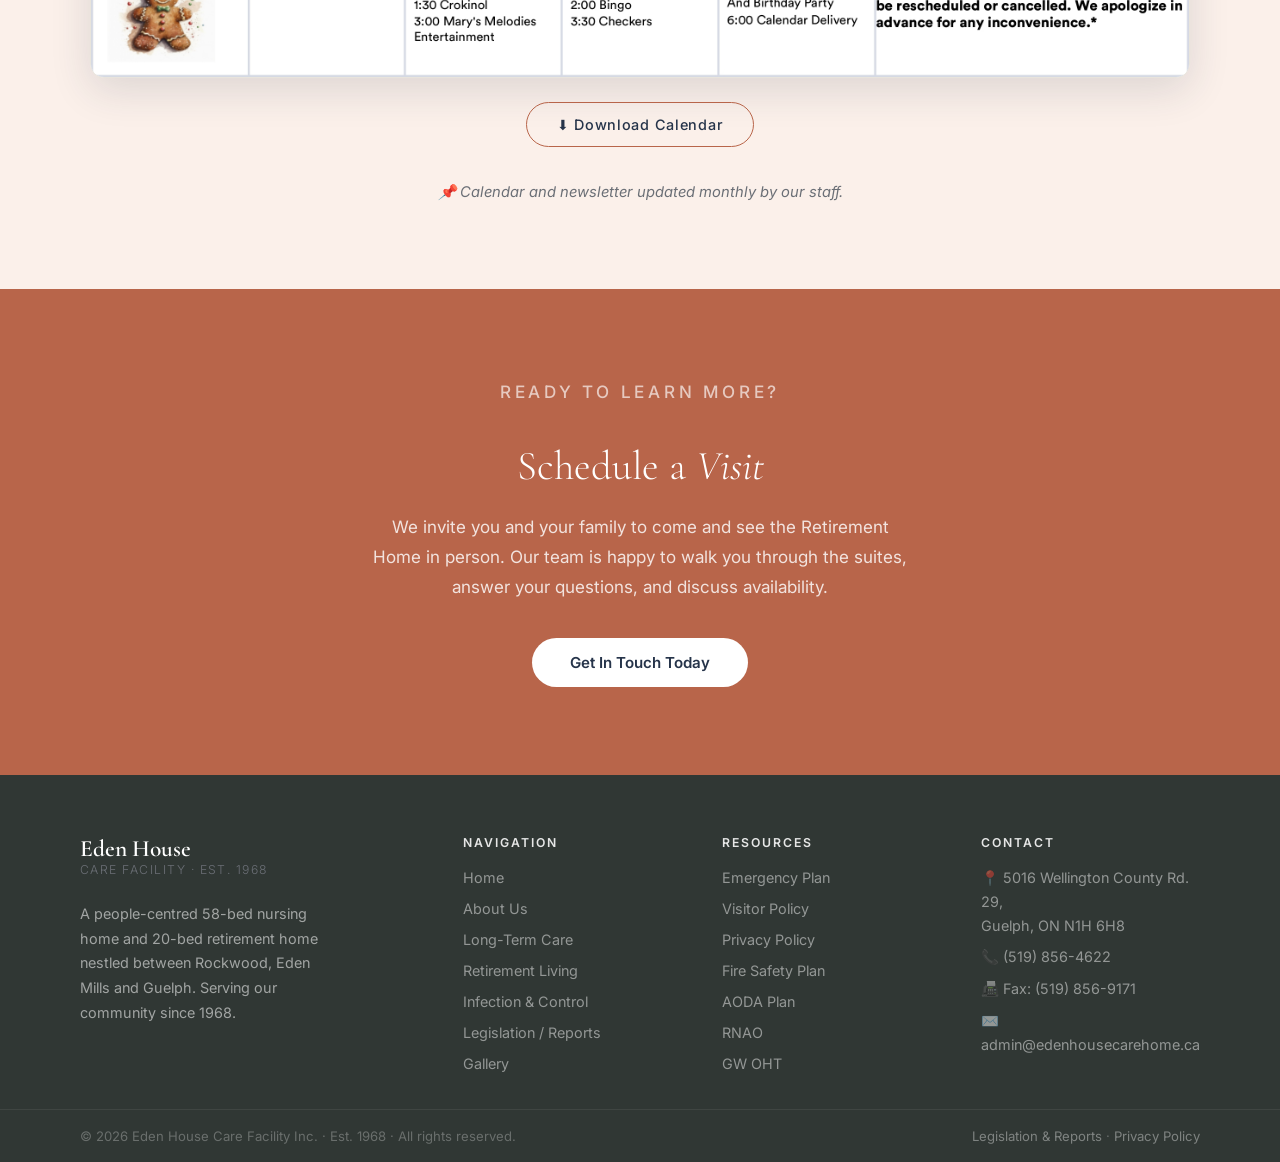
<file: retirement-home.html>
<!DOCTYPE html>
<html lang="en">
<head>
<meta charset="UTF-8">
<meta name="viewport" content="width=device-width, initial-scale=1.0">
<title>Retirement Home — Eden House Care Facility</title>
<meta name="description" content="Eden House Retirement Home — 20 private suites with meals, housekeeping, 24-hour supervision, activities and more. Guelph area, Ontario.">
<link rel="stylesheet" href="style.css">
<style>
.ret-grid { display: grid; grid-template-columns: 1fr 1fr; gap: 24px; margin-top: 52px; }
.ret-feature-block { background: var(--sage-pale); border: 1px solid var(--sage-light); border-radius: 18px; padding: 32px; }
.ret-feature-block .icon { font-size: 2rem; margin-bottom: 16px; }
.ret-feature-block h3 { font-family: 'Cormorant Garamond', serif; font-size: 1.35rem; color: var(--forest); margin-bottom: 10px; }
.ret-feature-block p { font-size: 0.85rem; color: var(--text-muted); line-height: 1.7; }
.suite-showcase { display: grid; grid-template-columns: 1fr 1fr; gap: 80px; align-items: center; }
.suite-img-grid { display: grid; grid-template-columns: 1fr 1fr; gap: 12px; }
.suite-img { border-radius: 12px; overflow: hidden; }
.suite-img img { width: 100%; height: 220px; object-fit: cover; }
.suite-img:first-child { grid-column: 1 / -1; }
.suite-img:first-child img { height: 300px; }
.diff-band { background: var(--forest); color: #fff; }
.diff-band .section-title { color: #fff; }
.diff-band .section-eyebrow { color: var(--gold-light); }
.diff-grid { display: grid; grid-template-columns: repeat(3, 1fr); gap: 20px; margin-top: 48px; }
.diff-item { background: rgba(255,255,255,0.07); border: 1px solid rgba(255,255,255,0.1); border-radius: 16px; padding: 28px; }
.diff-item .icon { font-size: 1.8rem; margin-bottom: 14px; }
.diff-item h4 { font-family: 'Cormorant Garamond', serif; font-size: 1.2rem; color: #fff; margin-bottom: 8px; }
.diff-item p { font-size: 0.82rem; color: rgba(255,255,255,0.62); line-height: 1.65; }
.calendar-tabs { display: flex; gap: 0; background: var(--stone); border-radius: 40px; padding: 4px; max-width: 440px; margin: 0 auto 48px; }
.tab-btn { flex: 1; padding: 10px 22px; border: none; border-radius: 36px; background: transparent; font-size: 0.78rem; font-weight: 500; color: var(--text-muted); cursor: pointer; transition: background 0.2s, color 0.2s; letter-spacing: 0.06em; }
.tab-btn.active { background: var(--forest); color: #fff; }
.tab-panel { display: none; }
.tab-panel.active { display: block; }
.cta-band { background: var(--sage); text-align: center; }
.cta-band .section-title { color: #fff; }
.cta-band .section-eyebrow { color: rgba(255,255,255,0.65); }
.cta-band p { font-size: 0.95rem; color: rgba(255,255,255,0.82); max-width: 540px; margin: 0 auto 36px; line-height: 1.75; }
@media (max-width: 900px) { .ret-grid { grid-template-columns: 1fr; } .suite-showcase { grid-template-columns: 1fr; } .diff-grid { grid-template-columns: 1fr 1fr; } }
@media (max-width: 560px) { .diff-grid { grid-template-columns: 1fr; } .suite-img-grid { grid-template-columns: 1fr; } .suite-img:first-child { grid-column: auto; } }
</style>
</head>
<body>

<nav id="navbar">
  <a class="nav-logo" href="index.html">Eden House <span>Care Facility · Est. 1968</span></a>
  <ul class="nav-links">
    <li><a href="index.html">Home</a></li>
    <li><a href="about.html">About</a></li>
    <li><a href="long-term-care.html">Long-Term Care</a></li>
    <li><a href="retirement-home.html" class="active">Retirement Living</a></li>
    <li><a href="infection-control.html">Infection &amp; Control</a></li>
    <li><a href="legislation.html">Legislation</a></li>
    <li><a href="gallery.html">Gallery</a></li>
    <li><a href="contact.html" class="btn-contact">Book a Tour</a></li>
  </ul>
  <button class="hamburger" id="hamburger" onclick="toggleMenu()" aria-label="Open menu"><span></span><span></span><span></span></button>
</nav>
<div class="mobile-menu" id="mobileMenu">
  <a href="index.html" onclick="toggleMenu()">Home</a>
  <a href="about.html" onclick="toggleMenu()">About Us</a>
  <a href="long-term-care.html" onclick="toggleMenu()">Long-Term Care</a>
  <a href="retirement-home.html" onclick="toggleMenu()">Retirement Living</a>
  <a href="infection-control.html" onclick="toggleMenu()">Infection &amp; Control</a>
  <a href="legislation.html" onclick="toggleMenu()">Legislation / Reports</a>
  <a href="gallery.html" onclick="toggleMenu()">Gallery</a>
  <a href="contact.html" onclick="toggleMenu()">Contact Us</a>
</div>

<!-- PAGE HERO -->
<div class="page-hero">
  <p class="breadcrumb"><a href="index.html">Home</a><span>/</span>Retirement Home</p>
  <h1>Retirement <em>Home</em></h1>
  <p>20 private suites with meals, housekeeping, 24-hour supervision, and a full daily activities program — all in a warm, home-like setting.</p>
</div>

<!-- INTRO + SUITE SHOWCASE -->
<section class="section" style="background:var(--warm-white)">
  <div class="suite-showcase">
    <div class="reveal">
      <p class="section-eyebrow">Independent Living with Support</p>
      <h2 class="section-title">Your Own Home,<br><em>with Care Around You</em></h2>
      <p class="section-lead">The Eden House Retirement Home offers 20 private suites for seniors who value their independence but appreciate knowing support is always close by. Our retirement home is licensed by the Retirement Homes Regulatory Authority (RHRA) and provides a full range of services so residents can focus on living well.</p>
      <div style="display:flex;gap:12px;flex-wrap:wrap;margin-top:28px;">
        <span class="pill">✓ RHRA Licensed</span>
        <span class="pill">✓ 20 Private Suites</span>
        <span class="pill">✓ 24-Hour Supervision</span>
        <span class="pill">✓ Full Activity Program</span>
      </div>
      <div style="margin-top:32px;display:flex;gap:14px;flex-wrap:wrap;">
        <a href="contact.html" class="btn-primary">Inquire About Suites</a>
        <a href="long-term-care.html" class="btn-outline">View Long-Term Care</a>
      </div>
    </div>
    <div class="suite-img-grid reveal" style="transition-delay:0.15s">
      <div class="suite-img">
        <img src="assets/site/retirement-suite-bedroom.jpg" alt="Retirement suite bedroom" loading="lazy">
      </div>
      <div class="suite-img">
        <img src="assets/site/piano-artwork-organ.jpg" alt="Common area with organ and resident artwork" loading="lazy">
      </div>
      <div class="suite-img">
        <img src="assets/site/lobby-bird-cage.jpg" alt="Lounge area aviary" loading="lazy">
      </div>
    </div>
  </div>
</section>

<!-- FULL FEATURES GRID -->
<section class="section" style="background:var(--stone)">
  <div class="reveal" style="text-align:center;max-width:620px;margin:0 auto 0">
    <p class="section-eyebrow">What's Included</p>
    <h2 class="section-title">Everything <em>Taken Care Of</em></h2>
    <p class="section-lead" style="margin:0 auto;">Our retirement home suite package covers the essentials so residents can live with dignity and focus on the things they enjoy.</p>
  </div>
  <div class="ret-grid">
    <div class="ret-feature-block reveal" style="transition-delay:0.05s">
      <div class="icon">🏠</div>
      <h3>Private Accommodation</h3>
      <p>Each suite is fully private and includes hydro, heat and water. Bedroom furniture is provided including a bedside table and dresser. Residents are welcome to personalize their space.</p>
    </div>
    <div class="ret-feature-block reveal" style="transition-delay:0.1s">
      <div class="icon">🍽️</div>
      <h3>Three Meals Daily</h3>
      <p>Nutritious, menu-style dining three times a day plus morning, afternoon and evening snacks. Meals are prepared fresh and served in a social dining environment.</p>
    </div>
    <div class="ret-feature-block reveal" style="transition-delay:0.15s">
      <div class="icon">🔔</div>
      <h3>Emergency Response System</h3>
      <p>A 24-hour emergency call system throughout the building ensures help is always immediately available. Staff are on-site around the clock for peace of mind.</p>
    </div>
    <div class="ret-feature-block reveal" style="transition-delay:0.2s">
      <div class="icon">👁️</div>
      <h3>24-Hour Supervision</h3>
      <p>Trained staff are on duty 24 hours a day, 7 days a week — providing supervision, assistance, and a familiar, caring presence for every resident.</p>
    </div>
    <div class="ret-feature-block reveal" style="transition-delay:0.25s">
      <div class="icon">💊</div>
      <h3>Medication Administration</h3>
      <p>Medication administration and supervision ensures residents take their prescribed medications safely, correctly, and on schedule — every day.</p>
    </div>
    <div class="ret-feature-block reveal" style="transition-delay:0.3s">
      <div class="icon">🛁</div>
      <h3>Bath Preparation Assistance</h3>
      <p>Weekly bath preparation assistance is provided by trained care staff, supporting residents with bathing safely and comfortably.</p>
    </div>
    <div class="ret-feature-block reveal" style="transition-delay:0.35s">
      <div class="icon">🧹</div>
      <h3>Housekeeping Services</h3>
      <p>Regular housekeeping ensures suites and common areas are always clean and comfortable. A tidy, well-maintained home environment is a top priority.</p>
    </div>
    <div class="ret-feature-block reveal" style="transition-delay:0.4s">
      <div class="icon">👕</div>
      <h3>Daily Laundry Service</h3>
      <p>Personal clothing and bed linens are laundered daily, returned clean and folded. Residents never need to worry about their laundry.</p>
    </div>
    <div class="ret-feature-block reveal" style="transition-delay:0.45s">
      <div class="icon">🎭</div>
      <h3>Daily Activities Programming</h3>
      <p>Our full-time recreation team runs daily programs tailored to residents' interests and abilities — from crafts and music to exercise, outings, and special events.</p>
    </div>
    <div class="ret-feature-block reveal" style="transition-delay:0.5s">
      <div class="icon">🚌</div>
      <h3>Community Outings</h3>
      <p>Organized outings into the community give residents opportunities to stay connected with the wider world, explore local attractions, and enjoy social experiences.</p>
    </div>
  </div>
</section>

<!-- WHAT MAKES US DIFFERENT -->
<section class="section diff-band">
  <div class="reveal" style="text-align:center;max-width:640px;margin:0 auto 0">
    <p class="section-eyebrow">Why Eden House</p>
    <h2 class="section-title">A Retirement Home<br><em>with Heart</em></h2>
    <p style="font-size:0.93rem;color:rgba(255,255,255,0.65);max-width:540px;margin:0 auto;line-height:1.75;">We're not a large institution — we're a home. That intimate scale means staff know every resident by name, and neighbours become friends.</p>
  </div>
  <div class="diff-grid">
    <div class="diff-item reveal" style="transition-delay:0.05s">
      <div class="icon">🌿</div>
      <h4>Lush Grounds</h4>
      <p>Surrounded by beautiful landscaped grounds and a peaceful Memorial Garden — a genuine countryside setting unlike any urban care home.</p>
    </div>
    <div class="diff-item reveal" style="transition-delay:0.1s">
      <div class="icon">👨‍👩‍👧</div>
      <h4>Family Partnerships</h4>
      <p>We work closely with families throughout a resident's time with us — regular communication, care planning involvement, and open-door visits.</p>
    </div>
    <div class="diff-item reveal" style="transition-delay:0.15s">
      <div class="icon">🏅</div>
      <h4>RNAO Affiliated</h4>
      <p>As an RNAO Best Practice Spotlight Organization, our care standards are among the highest in Ontario long-term and retirement care.</p>
    </div>
    <div class="diff-item reveal" style="transition-delay:0.2s">
      <div class="icon">🕐</div>
      <h4>Since 1968</h4>
      <p>Over 55 years of community service. Our experience, reputation, and deep roots in the Guelph area speak for themselves.</p>
    </div>
    <div class="diff-item reveal" style="transition-delay:0.25s">
      <div class="icon">🔒</div>
      <h4>RHRA Regulated</h4>
      <p>Fully licensed and regulated by the Retirement Homes Regulatory Authority, ensuring residents' rights and care standards are always protected.</p>
    </div>
    <div class="diff-item reveal" style="transition-delay:0.3s">
      <div class="icon">🤝</div>
      <h4>Transition Support</h4>
      <p>If a resident's needs increase over time, our co-located Long-Term Care Home provides a seamless transition without leaving the community they know.</p>
    </div>
  </div>
</section>

<!-- CALENDAR SECTION -->
<section class="section" style="background:var(--sage-pale);text-align:center">
  <div class="reveal" style="max-width:680px;margin:0 auto 56px">
    <p class="section-eyebrow">Monthly Programming</p>
    <h2 class="section-title">Activities Calendar<br><em>&amp; Newsletter</em></h2>
    <p class="section-lead" style="margin:0 auto;">Our full-time recreation team creates a rich monthly program for Retirement Home residents — daily activities, special events, and community outings.</p>
  </div>
  <div class="cal-full reveal" id="calFullRet"></div>
  <p style="margin-top:36px;font-size:0.82rem;color:var(--text-muted);font-style:italic;" class="reveal">📌 Calendar and newsletter updated monthly by our staff.</p>
</section>

<!-- CTA BAND -->
<section class="section cta-band">
  <p class="section-eyebrow">Ready to Learn More?</p>
  <h2 class="section-title">Schedule a <em>Visit</em></h2>
  <p>We invite you and your family to come and see the Retirement Home in person. Our team is happy to walk you through the suites, answer your questions, and discuss availability.</p>
  <a href="contact.html" class="btn-white">Get In Touch Today</a>
</section>

<footer>
  <div class="footer-brand">
    <a class="nav-logo" href="index.html">Eden House <span>Care Facility · Est. 1968</span></a>
    <p>A people-centred 58-bed nursing home and 20-bed retirement home nestled between Rockwood, Eden Mills and Guelph. Serving our community since 1968.</p>
  </div>
  <div>
    <h4>Navigation</h4>
    <ul>
      <li><a href="index.html">Home</a></li>
      <li><a href="about.html">About Us</a></li>
      <li><a href="long-term-care.html">Long-Term Care</a></li>
      <li><a href="retirement-home.html">Retirement Living</a></li>
      <li><a href="infection-control.html">Infection &amp; Control</a></li>
      <li><a href="legislation.html">Legislation / Reports</a></li>
      <li><a href="gallery.html">Gallery</a></li>
    </ul>
  </div>
  <div>
    <h4>Resources</h4>
    <ul>
      <li><a href="legislation.html#emergency">Emergency Plan</a></li>
      <li><a href="legislation.html#visitor">Visitor Policy</a></li>
      <li><a href="legislation.html#privacy">Privacy Policy</a></li>
      <li><a href="legislation.html#fire">Fire Safety Plan</a></li>
      <li><a href="legislation.html#aoda">AODA Plan</a></li>
      <li><a href="https://rnao.ca/" target="_blank" rel="noopener">RNAO</a></li>
      <li><a href="https://guelphwellingtonoht.com/" target="_blank" rel="noopener">GW OHT</a></li>
    </ul>
  </div>
  <div class="footer-contact">
    <h4>Contact</h4>
    <p>📍 5016 Wellington County Rd. 29,<br>Guelph, ON N1H 6H8</p>
    <p>📞 <a href="tel:+15198564622">(519) 856-4622</a></p>
    <p>📠 Fax: (519) 856-9171</p>
    <p>✉️ <a href="mailto:admin@edenhousecarehome.ca">admin@edenhousecarehome.ca</a></p>
  </div>
</footer>
<div class="footer-bottom">
  <span>© 2026 Eden House Care Facility Inc. · Est. 1968 · All rights reserved.</span>
  <span><a href="legislation.html">Legislation &amp; Reports</a> · <a href="legislation.html#privacy">Privacy Policy</a></span>
</div>

<script src="main.js"></script>
<script>
// ── RETIREMENT CALENDAR SLIDES ──
// ADD NEW MONTHS HERE (newest first). Format: { src: 'URL', label: 'Description' }
// Calendar loads from data/calendar-ret.json — one full, current-month image.
// Staff update this through the CMS.
function renderCalendar(containerId, data) {
  const el = document.getElementById(containerId);
  el.innerHTML = `
    <div class="cal-full-frame" onclick="openCalLightbox('${data.image}', '${data.label}')">
      <img src="${data.image}" alt="${data.label}" loading="lazy">
    </div>
    <div class="cal-full-actions">
      <a href="${data.image}" download class="btn-outline">⬇ Download Calendar</a>
    </div>
  `;
}
fetch('data/calendar-ret.json')
  .then(r => r.json())
  .then(data => renderCalendar('calFullRet', data))
  .catch(() => console.error('Could not load calendar data.'));
</script>
</body>
</html>
</file>
<file: style.css>
/* ═══════════════════════════════════════════════
   EDEN HOUSE CARE FACILITY — Shared Stylesheet
   ═══════════════════════════════════════════════ */

@import url('https://fonts.googleapis.com/css2?family=Cormorant+Garamond:ital,wght@0,300;0,400;0,600;1,300;1,400&family=Inter:wght@300;400;500;600&display=swap');

:root {
  --sage:        #B8654A;
  --sage-light:  #D99B84;
  --sage-pale:   #FBF0EA;
  --forest:      #26344A;
  --sand:        #D7C49F;
  --warm-white:  #F7F4EC;
  --stone:       #E8E4DC;
  --text:        #303734;
  --text-muted:  #6B6F76;
  --gold:        #C4A96B;
  --gold-light:  #E8D5A3;
}

*, *::before, *::after { box-sizing: border-box; margin: 0; padding: 0; }
html { scroll-behavior: smooth; font-size: 112.5%; } /* 18px root — larger, easier-to-read type for an older-adult audience */
body { font-family: 'Inter', sans-serif; background: var(--warm-white); color: var(--text); overflow-x: hidden; }
img { max-width: 100%; display: block; }
a { color: inherit; }

/* ── NAV ── */
nav {
  position: fixed; top: 0; left: 0; right: 0; z-index: 1000;
  display: flex; align-items: center; justify-content: space-between;
  padding: 0 32px; height: 72px;
  background: rgba(250,250,247,0.96); backdrop-filter: blur(16px);
  border-bottom: 1px solid var(--stone); transition: box-shadow 0.3s;
}
nav.scrolled { box-shadow: 0 2px 24px rgba(38,52,74,0.1); }

.nav-logo {
  font-family: 'Cormorant Garamond', serif; font-size: 1.3rem;
  font-weight: 600; color: var(--forest); text-decoration: none; line-height: 1.2;
}
.nav-logo span { display: block; font-size: 0.68rem; font-family: 'Inter', sans-serif; font-weight: 300; color: var(--text-muted); letter-spacing: 0.12em; text-transform: uppercase; }

.nav-links { display: flex; align-items: center; gap: 20px; list-style: none; }
.nav-links a { font-size: 0.66rem; font-weight: 500; letter-spacing: 0.06em; text-transform: uppercase; color: var(--text-muted); text-decoration: none; transition: color 0.2s; padding: 4px 0; border-bottom: 2px solid transparent; white-space: nowrap; }
.nav-links a:hover, .nav-links a.active { color: var(--forest); border-bottom-color: var(--sage); }
.nav-links .btn-contact { background: var(--forest); color: #fff !important; padding: 9px 18px; border-radius: 40px; font-size: 0.64rem; border-bottom: none !important; white-space: nowrap; }
.nav-links .btn-contact:hover { background: var(--sage); }

.hamburger { display: none; flex-direction: column; gap: 5px; cursor: pointer; background: none; border: none; padding: 4px; }
.hamburger span { width: 24px; height: 2px; background: var(--forest); border-radius: 2px; transition: 0.3s; display: block; }

.mobile-menu { position: fixed; top: 72px; left: 0; right: 0; background: var(--warm-white); padding: 20px 32px 28px; display: none; flex-direction: column; gap: 18px; z-index: 999; border-bottom: 1px solid var(--stone); box-shadow: 0 8px 32px rgba(0,0,0,0.08); }
.mobile-menu.open { display: flex; }
.mobile-menu a { font-size: 0.92rem; color: var(--text); text-decoration: none; font-weight: 500; padding: 6px 0; border-bottom: 1px solid var(--stone); }
.mobile-menu a:last-child { border-bottom: none; }

/* ── PAGE HEADER BANNER ── */
.page-hero {
  padding-top: 72px;
  background: var(--forest);
  color: #fff;
  padding-left: 80px; padding-right: 80px;
  padding-bottom: 72px;
  position: relative;
  overflow: hidden;
}
.page-hero::after {
  content: '';
  position: absolute; bottom: -1px; left: 0; right: 0; height: 60px;
  background: var(--warm-white);
  clip-path: ellipse(55% 100% at 50% 100%);
}
.page-hero.dark-bg::after { background: var(--forest); }
.page-hero.stone-bg::after { background: var(--stone); }
.page-hero.sage-bg::after { background: var(--sage-pale); }
.breadcrumb { font-size: 0.72rem; color: rgba(255,255,255,0.5); letter-spacing: 0.08em; margin-bottom: 24px; padding-top: 48px; }
.breadcrumb a { color: rgba(255,255,255,0.5); text-decoration: none; }
.breadcrumb a:hover { color: #fff; }
.breadcrumb span { color: rgba(255,255,255,0.3); margin: 0 8px; }
.page-hero h1 { font-family: 'Cormorant Garamond', serif; font-size: clamp(2.8rem, 5vw, 5rem); font-weight: 300; line-height: 1.08; margin-bottom: 20px; }
.page-hero h1 em { font-style: italic; color: var(--gold-light); }
.page-hero p { font-size: 1rem; color: rgba(255,255,255,0.7); max-width: 580px; line-height: 1.75; }

/* ── GENERIC SECTIONS ── */
.section { padding: 88px 80px; }
.section-eyebrow { font-size: 0.68rem; font-weight: 500; letter-spacing: 0.22em; text-transform: uppercase; color: var(--sage); margin-bottom: 14px; }
.section-title { font-family: 'Cormorant Garamond', serif; font-size: clamp(2rem, 3.2vw, 3rem); font-weight: 300; color: var(--forest); line-height: 1.15; margin-bottom: 22px; }
.section-title em { font-style: italic; }
.section-lead { font-size: 1.05rem; line-height: 1.8; color: var(--text-muted); max-width: 620px; }

/* ── BUTTONS ── */
.btn-primary { background: var(--forest); color: #fff; padding: 13px 30px; border-radius: 40px; font-size: 0.8rem; font-weight: 500; letter-spacing: 0.05em; text-decoration: none; display: inline-block; transition: background 0.25s, transform 0.2s; }
.btn-primary:hover { background: var(--sage); transform: translateY(-1px); }
.btn-outline { border: 1.5px solid var(--sage); color: var(--forest); padding: 13px 30px; border-radius: 40px; font-size: 0.8rem; font-weight: 500; letter-spacing: 0.05em; text-decoration: none; display: inline-block; transition: background 0.25s; }
.btn-outline:hover { background: var(--sage-pale); }
.btn-white { background: #fff; color: var(--forest); padding: 15px 38px; border-radius: 40px; font-size: 0.84rem; font-weight: 600; text-decoration: none; display: inline-block; transition: transform 0.2s, box-shadow 0.2s; }
.btn-white:hover { transform: translateY(-2px); box-shadow: 0 8px 24px rgba(0,0,0,0.14); }
.btn-gold { background: var(--gold); color: var(--forest); padding: 13px 30px; border-radius: 40px; font-size: 0.8rem; font-weight: 600; letter-spacing: 0.05em; text-decoration: none; display: inline-block; transition: opacity 0.2s, transform 0.2s; }
.btn-gold:hover { opacity: 0.88; transform: translateY(-1px); }

/* ── CARDS ── */
.card { background: #fff; border: 1px solid rgba(184,101,74,0.18); border-radius: 18px; padding: 36px; box-shadow: 0 2px 20px rgba(38,52,74,0.05); transition: box-shadow 0.3s, transform 0.25s; }
.card:hover { box-shadow: 0 12px 40px rgba(38,52,74,0.12); transform: translateY(-3px); }
.card-icon { font-size: 2rem; margin-bottom: 18px; }
.card h3 { font-family: 'Cormorant Garamond', serif; font-size: 1.4rem; font-weight: 400; color: var(--forest); margin-bottom: 10px; }
.card p { font-size: 0.84rem; color: var(--text-muted); line-height: 1.7; }

/* ── PILL BADGES ── */
.pill { display: inline-flex; align-items: center; gap: 6px; background: var(--sage-pale); border: 1px solid var(--sage-light); padding: 7px 16px; border-radius: 40px; font-size: 0.74rem; color: var(--forest); font-weight: 500; }

/* ── SCROLL REVEAL ── */
.reveal { opacity: 0; transform: translateY(28px); transition: opacity 0.65s ease, transform 0.65s ease; }
.reveal.visible { opacity: 1; transform: translateY(0); }

/* ── FEATURE LIST ── */
.feature-list { list-style: none; display: flex; flex-direction: column; gap: 12px; margin-top: 28px; }
.feature-list li { display: flex; align-items: flex-start; gap: 12px; font-size: 0.88rem; color: var(--text-muted); line-height: 1.55; }
.feature-list li::before { content: ''; width: 20px; height: 20px; min-width: 20px; border-radius: 50%; background: var(--sage-pale); border: 1.5px solid var(--sage-light); display: flex; align-items: center; justify-content: center; margin-top: 1px; }
.feature-list.check li::before { content: '✓'; background: var(--forest); border-color: var(--forest); color: #fff; font-size: 0.6rem; display: flex; align-items: center; justify-content: center; font-weight: 700; }

/* ── STATS ROW ── */
.stats-row { display: flex; gap: 48px; flex-wrap: wrap; margin: 36px 0; }
.stat-item { display: flex; flex-direction: column; }
.stat-num { font-family: 'Cormorant Garamond', serif; font-size: 2.8rem; font-weight: 600; color: var(--forest); line-height: 1; }
.stat-label { font-size: 0.7rem; letter-spacing: 0.1em; text-transform: uppercase; color: var(--text-muted); margin-top: 5px; }

/* ── FOOTER ── */
footer { background: var(--text); color: rgba(255,255,255,0.55); padding: 60px 80px 36px; display: grid; grid-template-columns: 1.6fr 1fr 1fr 1fr; gap: 52px; }
.footer-brand { }
.footer-brand .nav-logo { color: #fff; margin-bottom: 14px; display: inline-block; }
.footer-brand p { font-size: 0.8rem; line-height: 1.72; max-width: 260px; margin-top: 10px; }
footer h4 { font-size: 0.68rem; letter-spacing: 0.16em; text-transform: uppercase; color: rgba(255,255,255,0.88); margin-bottom: 16px; font-weight: 600; }
footer ul { list-style: none; display: flex; flex-direction: column; gap: 10px; }
footer ul li a { font-size: 0.8rem; color: rgba(255,255,255,0.48); text-decoration: none; transition: color 0.2s; }
footer ul li a:hover { color: #fff; }
.footer-contact p { font-size: 0.8rem; color: rgba(255,255,255,0.48); line-height: 1.65; margin-bottom: 8px; }
.footer-contact a { color: rgba(255,255,255,0.48); text-decoration: none; transition: color 0.2s; }
.footer-contact a:hover { color: #fff; }
.footer-bottom { background: var(--text); padding: 18px 80px; border-top: 1px solid rgba(255,255,255,0.07); display: flex; justify-content: space-between; align-items: center; font-size: 0.73rem; color: rgba(255,255,255,0.28); flex-wrap: wrap; gap: 8px; }
.footer-bottom a { color: rgba(255,255,255,0.38); text-decoration: none; transition: color 0.2s; }
.footer-bottom a:hover { color: #fff; }

/* ── 3D CALENDAR SLIDER ── */
.slider-scene { perspective: 1600px; max-width: 960px; margin: 0 auto; position: relative; height: 540px; }
.cal-full { max-width: 1100px; margin: 0 auto; }
.cal-full-frame { border-radius: 14px; overflow: hidden; box-shadow: 0 12px 40px rgba(38,52,74,0.14); border: 1px solid var(--stone); background: #fff; cursor: zoom-in; }
.cal-full-frame img { width: 100%; height: auto; display: block; }
.cal-full-actions { display: flex; justify-content: center; gap: 14px; margin-top: 24px; flex-wrap: wrap; }
.cal-lightbox { position: fixed; inset: 0; background: rgba(20,30,20,0.92); display: none; align-items: center; justify-content: center; z-index: 2000; padding: 24px; cursor: zoom-out; }
.cal-lightbox.open { display: flex; }
.cal-lightbox img { max-width: 100%; max-height: 92vh; border-radius: 8px; box-shadow: 0 20px 60px rgba(0,0,0,0.5); }
.cal-lightbox-close { position: absolute; top: 24px; right: 32px; color: #fff; font-size: 2rem; cursor: pointer; line-height: 1; }
.newsletter-pages { display: grid; grid-template-columns: repeat(4, 1fr); gap: 18px; max-width: 1100px; margin: 0 auto; }
.newsletter-spread { display: grid; grid-template-columns: 1fr 1fr; gap: 24px; max-width: 900px; margin: 0 auto; }
.newsletter-page-frame { border-radius: 10px; overflow: hidden; box-shadow: 0 8px 28px rgba(38,52,74,0.12); border: 1px solid var(--stone); cursor: zoom-in; background: #fff; transition: transform 0.2s; }
.newsletter-page-frame:hover { transform: translateY(-4px); }
.newsletter-page-frame img { width: 100%; height: auto; display: block; }
@media (max-width: 640px) {
  .newsletter-spread { grid-template-columns: 1fr; }
}
.newsletter-section-divider { text-align: center; font-family: 'Cormorant Garamond', serif; font-size: 1.6rem; color: var(--forest); margin: 56px 0 28px; }
.newsletter-cal-grid { display: grid; grid-template-columns: 1fr 1fr; gap: 32px; max-width: 1100px; margin: 0 auto; }
.newsletter-cal-card h4 { font-family: 'Cormorant Garamond', serif; font-size: 1.2rem; color: var(--forest); text-align: center; margin-bottom: 14px; font-weight: 600; }
@media (max-width: 760px) {
  .newsletter-pages { grid-template-columns: repeat(2, 1fr); }
  .newsletter-cal-grid { grid-template-columns: 1fr; }
}
.slider-track { display: flex; align-items: center; justify-content: center; height: 100%; position: relative; }
.slide { position: absolute; width: 320px; height: 470px; border-radius: 16px; overflow: hidden; box-shadow: 0 20px 60px rgba(38,52,74,0.22); transition: transform 0.65s cubic-bezier(0.4,0,0.2,1), opacity 0.55s, filter 0.55s; cursor: pointer; background: #fff; will-change: transform; }
.slide img { width: 100%; height: 100%; object-fit: cover; pointer-events: none; }
.slide-label { position: absolute; bottom: 0; left: 0; right: 0; background: linear-gradient(transparent, rgba(38,52,74,0.9)); color: #fff; padding: 28px 18px 18px; font-size: 0.76rem; letter-spacing: 0.06em; font-weight: 500; }
.slide[data-pos="-2"] { transform: translateX(-500px) translateZ(-220px) rotateY(24deg); opacity: 0.18; z-index: 1; filter: brightness(0.65); }
.slide[data-pos="-1"] { transform: translateX(-270px) translateZ(-90px) rotateY(15deg); opacity: 0.62; z-index: 2; filter: brightness(0.85); }
.slide[data-pos="0"]  { transform: translateX(0) translateZ(0) rotateY(0deg); opacity: 1; z-index: 5; filter: brightness(1); }
.slide[data-pos="1"]  { transform: translateX(270px) translateZ(-90px) rotateY(-15deg); opacity: 0.62; z-index: 2; filter: brightness(0.85); }
.slide[data-pos="2"]  { transform: translateX(500px) translateZ(-220px) rotateY(-24deg); opacity: 0.18; z-index: 1; filter: brightness(0.65); }
.slider-nav { display: flex; align-items: center; justify-content: center; gap: 20px; margin-top: 44px; }
.slider-btn { width: 46px; height: 46px; border-radius: 50%; border: 1.5px solid var(--sage); background: #fff; color: var(--forest); font-size: 1.1rem; cursor: pointer; display: flex; align-items: center; justify-content: center; transition: background 0.2s, color 0.2s; }
.slider-btn:hover { background: var(--forest); color: #fff; border-color: var(--forest); }
.slider-dots { display: flex; gap: 8px; }
.slider-dot { width: 8px; height: 8px; border-radius: 50%; background: var(--sage-light); cursor: pointer; transition: background 0.2s, transform 0.2s; }
.slider-dot.active { background: var(--forest); transform: scale(1.35); }

/* ── RESPONSIVE ── */
@media (max-width: 1100px) {
  .page-hero, .section, footer { padding-left: 48px; padding-right: 48px; }
  .footer-bottom { padding-left: 48px; padding-right: 48px; }
  footer { grid-template-columns: 1fr 1fr; }
  nav { padding: 0 32px; }
}
@media (max-width: 900px) {
  .nav-links { display: none; }
  .hamburger { display: flex; }
}
@media (max-width: 768px) {
  .page-hero, .section { padding-left: 28px; padding-right: 28px; padding-top: 48px; padding-bottom: 60px; }
  footer { grid-template-columns: 1fr 1fr; gap: 36px; padding: 48px 28px 28px; }
  .footer-bottom { padding: 16px 28px; flex-direction: column; align-items: flex-start; }
  .slider-scene { height: 440px; }
  .slide { width: 260px; height: 390px; }
  .slide[data-pos="-1"] { transform: translateX(-200px) translateZ(-70px) rotateY(15deg); }
  .slide[data-pos="1"]  { transform: translateX(200px) translateZ(-70px) rotateY(-15deg); }
  .slide[data-pos="-2"] { transform: translateX(-380px) translateZ(-170px) rotateY(24deg); }
  .slide[data-pos="2"]  { transform: translateX(380px) translateZ(-170px) rotateY(-24deg); }
}
@media (max-width: 560px) {
  nav { padding: 0 18px; }
  .page-hero, .section { padding-left: 18px; padding-right: 18px; }
  footer { grid-template-columns: 1fr; padding: 40px 18px 24px; }
  .footer-bottom { padding: 14px 18px; }
  .stats-row { gap: 28px; }
  .slider-scene { height: 380px; }
  .slide { width: 220px; height: 330px; }
  .slide[data-pos="-1"] { transform: translateX(-160px) translateZ(-60px) rotateY(15deg); }
  .slide[data-pos="1"]  { transform: translateX(160px) translateZ(-60px) rotateY(-15deg); }
  .slide[data-pos="-2"] { transform: translateX(-310px) translateZ(-140px) rotateY(24deg); }
  .slide[data-pos="2"]  { transform: translateX(310px) translateZ(-140px) rotateY(-24deg); }
}
</file>
